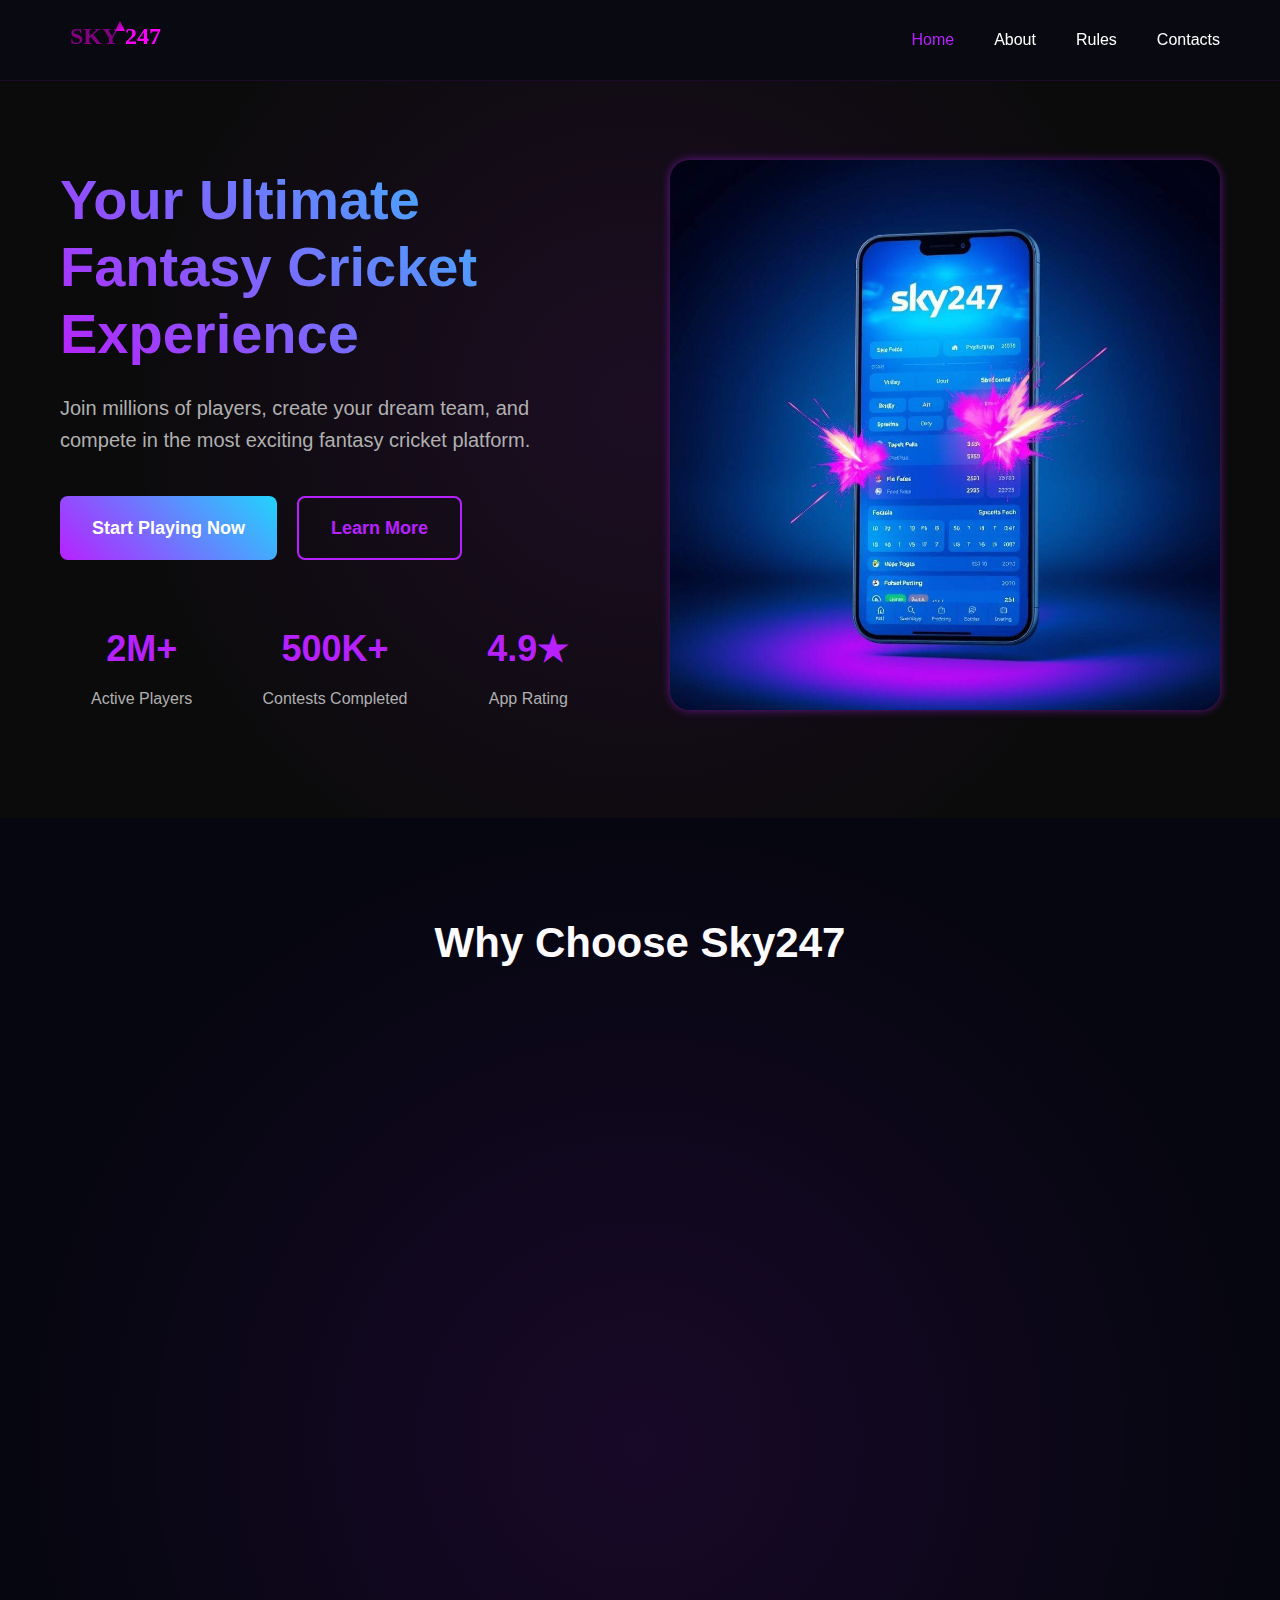
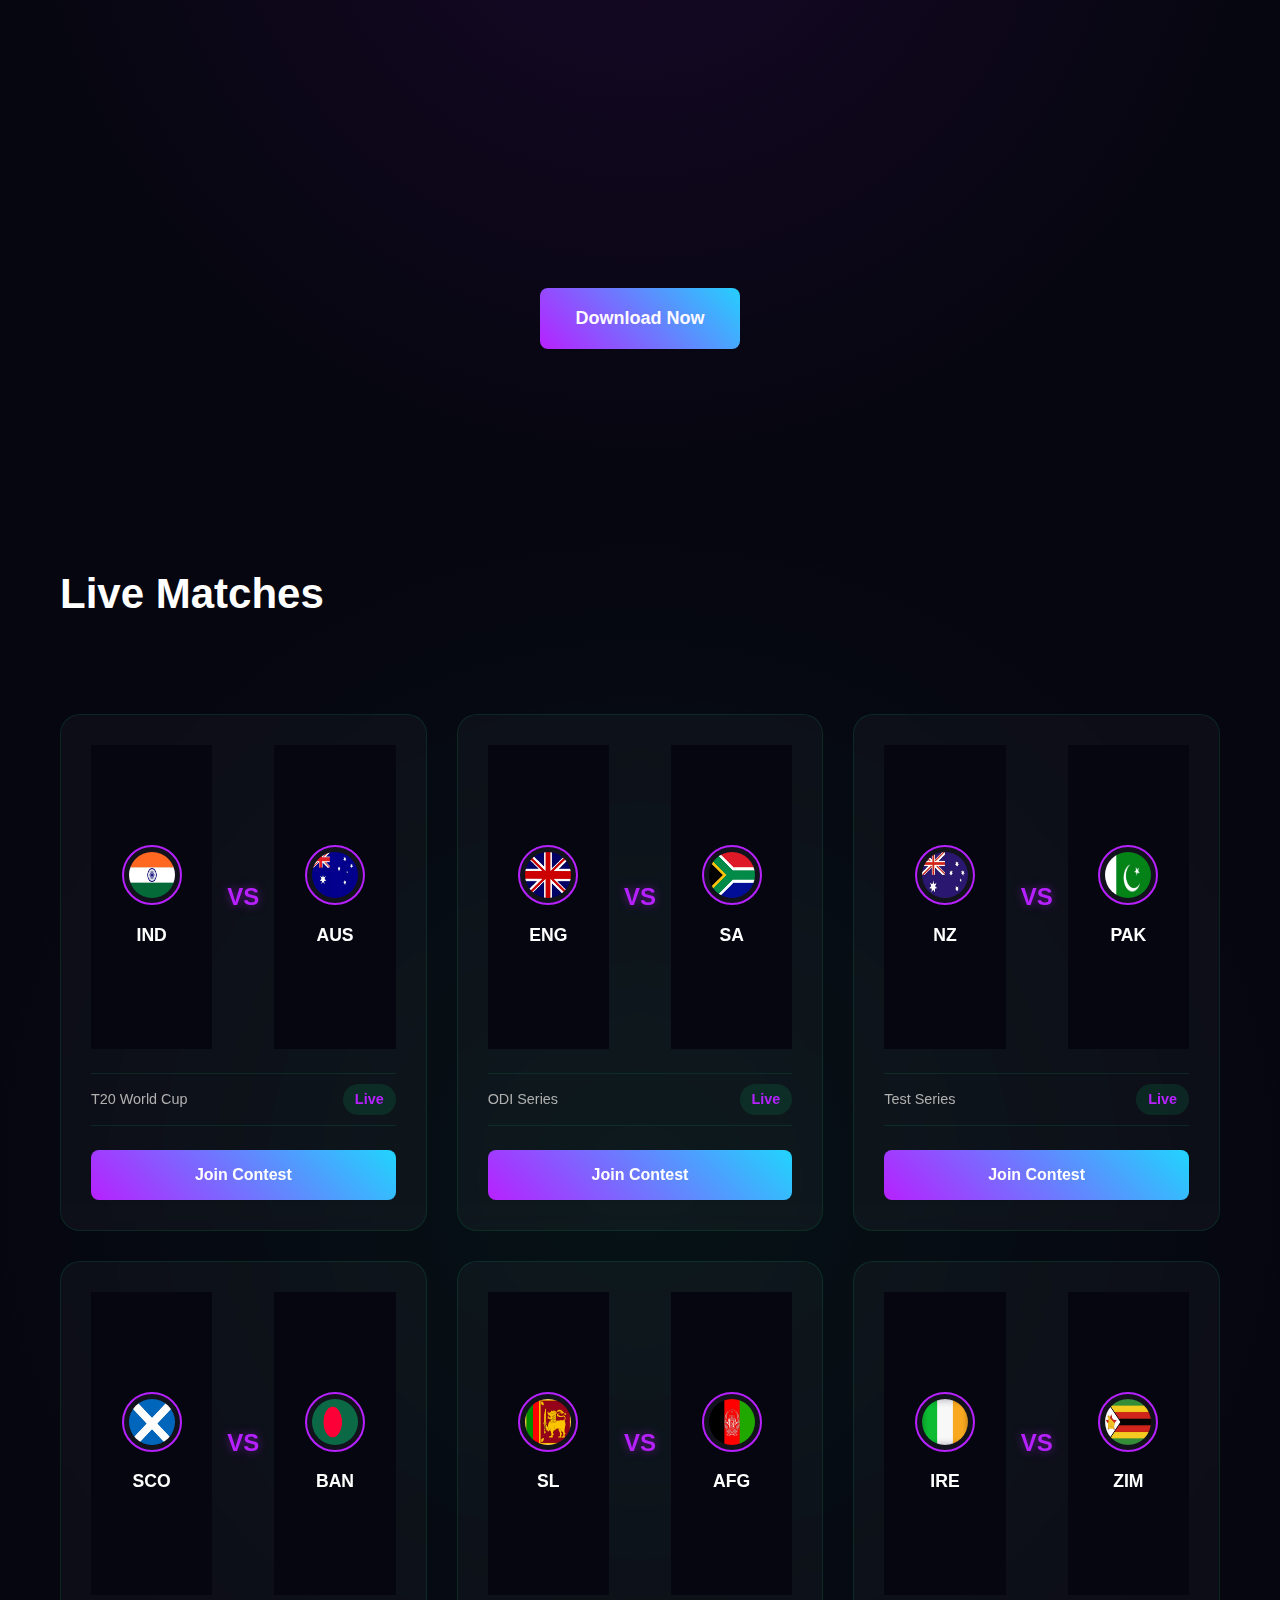
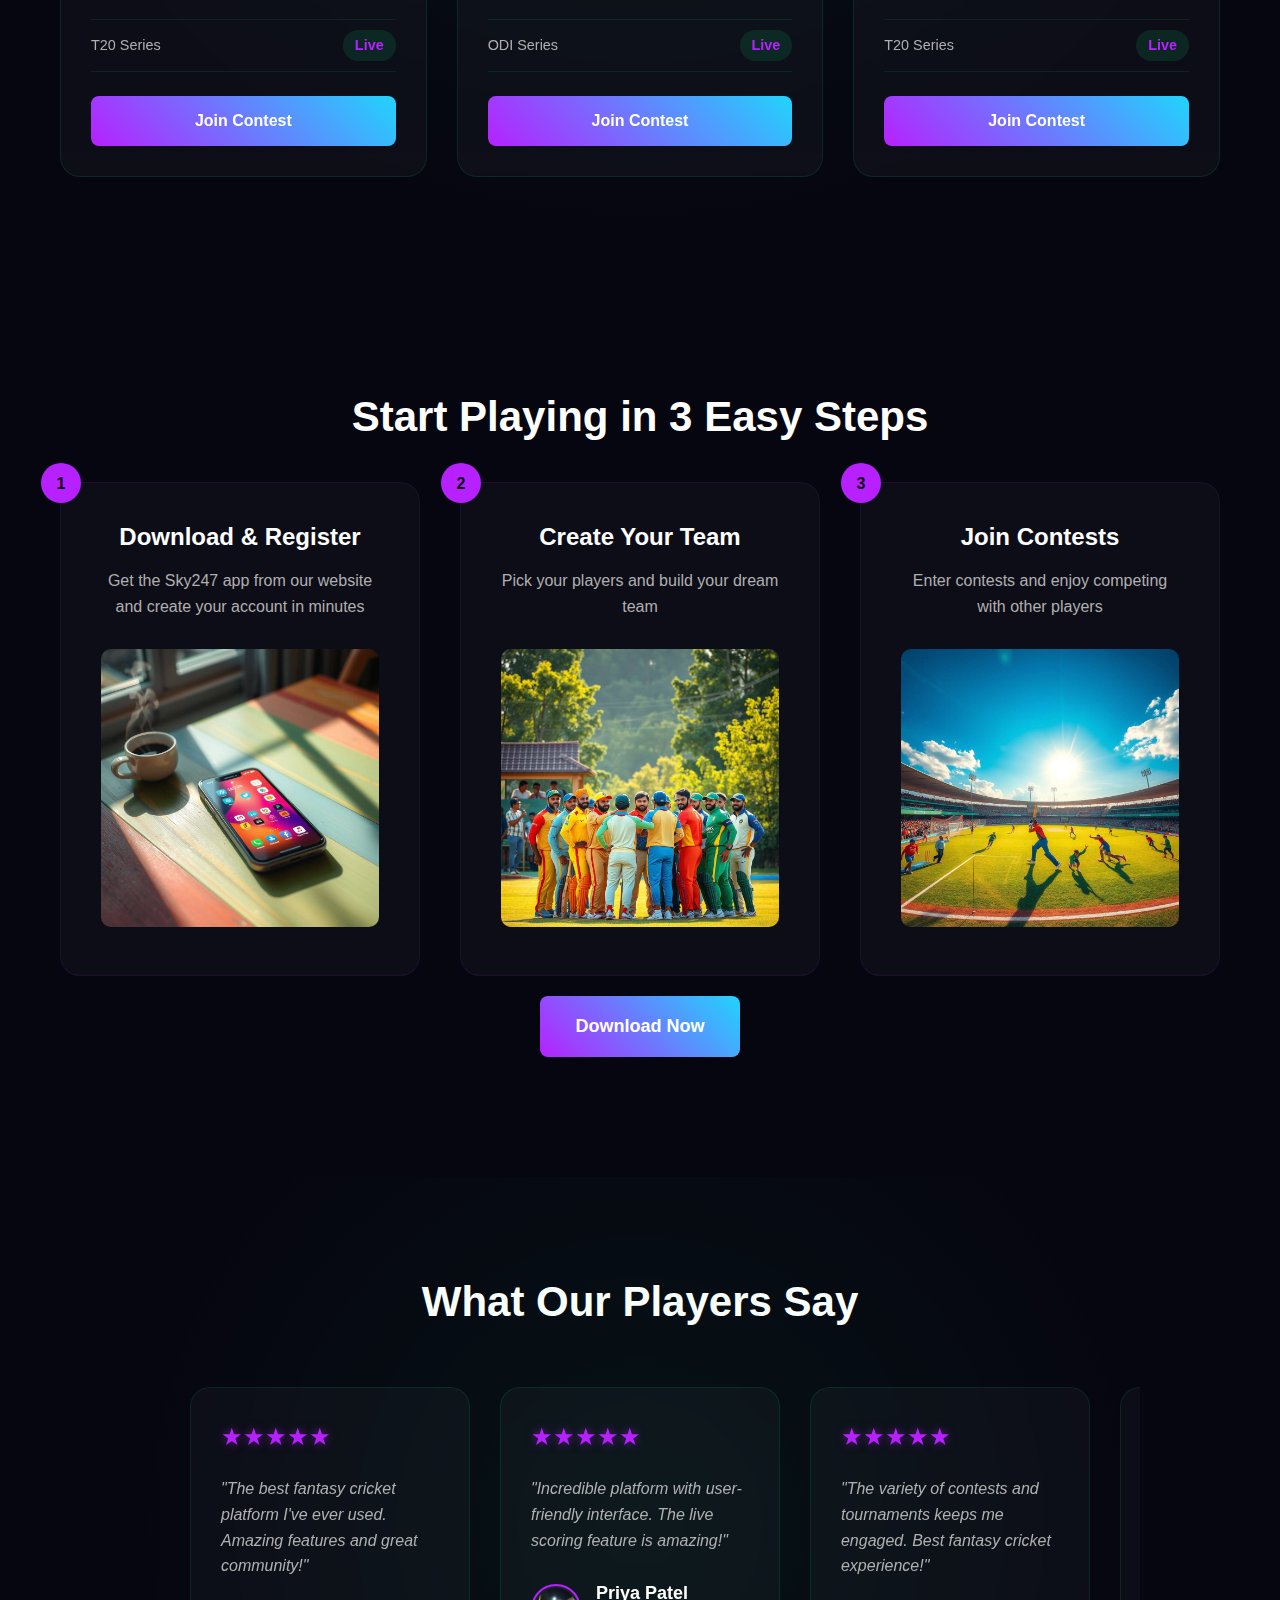
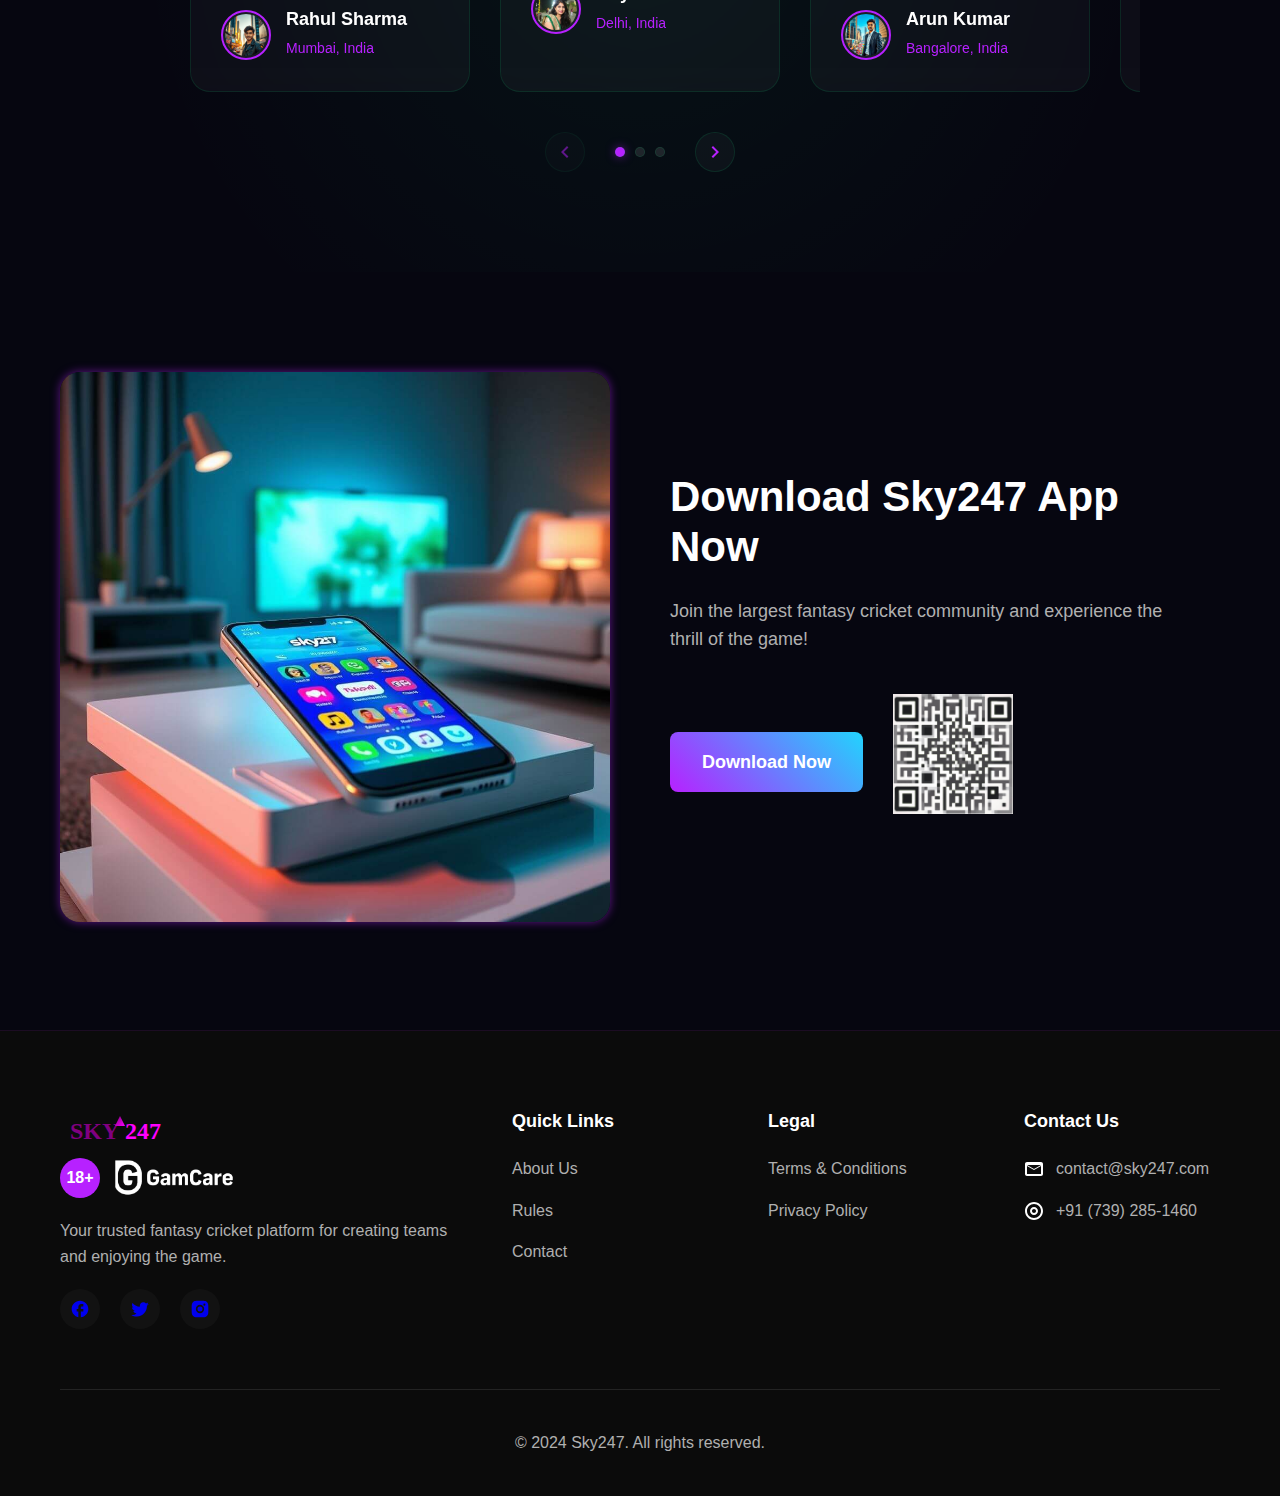
<file: index.html>
<!DOCTYPE html>
<html lang="en">
<head>
    <meta charset="UTF-8">
		<meta name="description" content="Sky247 - The ultimate fantasy cricket platform where you can create dream teams and compete with millions of players. Join now for the best cricket gaming experience!">
		<link rel="icon" type="image/png" href="img/favicon.png">
		<meta name="keywords" content="Sky247, Sky247 app, Sky247 apk, Sky247 download">
    <meta name="viewport" content="width=device-width, initial-scale=1.0">
    <title>Sky247 - Fantasy Cricket Platform</title>
    <link rel="stylesheet" href="css/style.css">
</head>
<body>
    <header class="header">
        <div class="container header__container">
            <a href="index.html" class="logo">
                <img src="img/logo.svg" alt="Sky247">
            </a>
            <nav class="nav">
                <ul class="nav__list">
                    <li><a href="index.html" class="active">Home</a></li>
                    <li><a href="about.html">About</a></li>
                    <li><a href="rules.html">Rules</a></li>
                    <li><a href="contacts.html">Contacts</a></li>
                </ul>
            </nav>
            <div class="burger-menu">
                <span></span>
                <span></span>
                <span></span>
            </div>
        </div>
    </header>

    <main>
        <!-- Hero Section -->
        <section class="hero">
            <div class="container hero__container">
                <div class="hero__content">
                    <h1>Your Ultimate Fantasy Cricket Experience</h1>
                    <p>Join millions of players, create your dream team, and compete in the most exciting fantasy cricket platform.</p>
                    <div class="hero__buttons">
                        <a href="contacts.html" class="btn btn--primary btn--large">Start Playing Now</a>
                        <a href="#how-it-works" class="btn btn--outline btn--large">Learn More</a>
                    </div>
                    <div class="hero__stats">
                        <div class="stat">
                            <span class="stat__number">2M+</span>
                            <span class="stat__label">Active Players</span>
                        </div>
                        <div class="stat">
                            <span class="stat__number">500K+</span>
                            <span class="stat__label">Contests Completed</span>
                        </div>
                        <div class="stat">
                            <span class="stat__number">4.9★</span>
                            <span class="stat__label">App Rating</span>
                        </div>
                    </div>
                </div>
                <div class="hero__image">
                    <img src="img/hero-app.jpg" alt="Sky247 App">
                </div>
            </div>
        </section>

        <!-- Features Section -->
        <section class="features">
            <div class="container">
                <h2>Why Choose Sky247</h2>
                <div class="features__prism">
                    <div class="prism-card fade-in">
                        <div class="prism-card__inner">
                            <div class="prism-card__front">
                                <div class="prism-card__icon">
                                    <svg viewBox="0 0 24 24">
                                        <path fill="currentColor" d="M12 1L3 5v6c0 5.55 3.84 10.74 9 12 5.16-1.26 9-6.45 9-12V5l-9-4zm0 2.18l7 3.12v4.7c0 4.67-3.13 8.42-7 9.67-3.87-1.25-7-5-7-9.67V6.3l7-3.12z"/>
                                    </svg>
                                </div>
                                <h3>Advanced Security</h3>
                            </div>
                            <div class="prism-card__back">
                                <p>State-of-the-art protection for your account and transactions.</p>
                                <ul class="prism-card__list">
                                    <li>Multi-layer encryption</li>
                                    <li>Secure payments</li>
                                    <li>24/7 monitoring</li>
                                </ul>
                            </div>
                        </div>
                    </div>

                    <div class="prism-card fade-in">
                        <div class="prism-card__inner">
                            <div class="prism-card__front">
                                <div class="prism-card__icon">
                                    <svg viewBox="0 0 24 24">
                                        <path fill="currentColor" d="M13.5 8H12v5l4.28 2.54.72-1.21-3.5-2.08V8M13 3a9 9 0 0 0-9 9H1l3.96 4.03L9 12H6a7 7 0 0 1 7-7 7 7 0 0 1 7 7 7 7 0 0 1-7 7c-1.93 0-3.68-.79-4.94-2.06l-1.42 1.42A8.896 8.896 0 0 0 13 21a9 9 0 0 0 9-9 9 9 0 0 0-9-9"/>
                                    </svg>
                                </div>
                                <h3>Live Updates</h3>
                            </div>
                            <div class="prism-card__back">
                                <p>Never miss a moment with real-time match updates.</p>
                                <ul class="prism-card__list">
                                    <li>Live scoring</li>
                                    <li>Instant notifications</li>
                                    <li>Performance tracking</li>
                                </ul>
                            </div>
                        </div>
                    </div>

                    <div class="prism-card fade-in">
                        <div class="prism-card__inner">
                            <div class="prism-card__front">
                                <div class="prism-card__icon">
                                    <svg viewBox="0 0 24 24">
                                        <path fill="currentColor" d="M12 2C6.48 2 2 6.48 2 12s4.48 10 10 10 10-4.48 10-10S17.52 2 12 2zm1 15h-2v-2h2v2zm0-4h-2V7h2v6z"/>
                                    </svg>
                                </div>
                                <h3>Expert Analysis</h3>
                            </div>
                            <div class="prism-card__back">
                                <p>Make informed decisions with professional insights.</p>
                                <ul class="prism-card__list">
                                    <li>Player statistics</li>
                                    <li>Match predictions</li>
                                    <li>Strategy guides</li>
                                </ul>
                            </div>
                        </div>
                    </div>

                    <div class="prism-card fade-in">
                        <div class="prism-card__inner">
                            <div class="prism-card__front">
                                <div class="prism-card__icon">
                                    <svg viewBox="0 0 24 24">
                                        <path fill="currentColor" d="M12 2C6.48 2 2 6.48 2 12s4.48 10 10 10 10-4.48 10-10S17.52 2 12 2zm4.64 6.8c-.85 3.17-2.79 6.1-5.48 8.35L8 17.15l-.01-.01-.01-.01c-.11-.11-.22-.22-.34-.31-.61-.58-.93-1.37-.93-2.2 0-.89.39-1.74 1.05-2.33l1.07-.96c.35-.31.81-.48 1.29-.48.64 0 1.23.33 1.57.88l.27.44.27-.44c.34-.55.93-.88 1.57-.88.48 0 .94.17 1.29.48l1.07.96c.66.59 1.05 1.44 1.05 2.33 0 .83-.32 1.62-.93 2.2-.12.09-.23.2-.34.31l-.01.01-.01.01-3.16.01c-2.69-2.25-4.63-5.18-5.48-8.35C8.29 8.2 10.06 8 12 8c1.94 0 3.71.2 4.64.8z"/>
                                    </svg>
                                </div>
                                <h3>Loyalty Program</h3>
                            </div>
                            <div class="prism-card__back">
                                <p>Earn points and unlock exclusive benefits.</p>
                                <ul class="prism-card__list">
                                    <li>Community events</li>
                                    <li>Special tournaments</li>
                                    <li>Priority support</li>
                                </ul>
                            </div>
                        </div>
                    </div>

                    <div class="prism-card fade-in">
                        <div class="prism-card__inner">
                            <div class="prism-card__front">
                                <div class="prism-card__icon">
                                    <svg viewBox="0 0 24 24">
                                        <path fill="currentColor" d="M16 11c1.66 0 2.99-1.34 2.99-3S17.66 5 16 5c-1.66 0-3 1.34-3 3s1.34 3 3 3zm-8 0c1.66 0 2.99-1.34 2.99-3S9.66 5 8 5C6.34 5 5 6.34 5 8s1.34 3 3 3zm0 2c-2.33 0-7 1.17-7 3.5V19h14v-2.5c0-2.33-4.67-3.5-7-3.5z"/>
                                    </svg>
                                </div>
                                <h3>Active Community</h3>
                            </div>
                            <div class="prism-card__back">
                                <p>Join millions of cricket enthusiasts worldwide.</p>
                                <ul class="prism-card__list">
                                    <li>Player discussions</li>
                                    <li>Strategy sharing</li>
                                    <li>Expert insights</li>
                                </ul>
                            </div>
                        </div>
                    </div>
                </div>
								<a href="contacts.html" class="btn btn--primary btn--large btn--block">Download Now</a>
            </div>
        </section>

        <!-- Live Matches Section -->
        <section class="live-matches">
            <div class="container">
                <div class="section-header">
                    <h2>Live Matches</h2>
                </div>
                <div class="matches-slider">
                    <div class="match-card">
                        <div class="match-card__teams">
                            <div class="team">
                                <img src="img/india.webp" alt="Team 1">
                                <span>IND</span>
                            </div>
                            <span class="vs">VS</span>
                            <div class="team">
                                <img src="img/australia.webp" alt="Team 2">
                                <span>AUS</span>
                            </div>
                        </div>
                        <div class="match-card__info">
                            <span class="match-type">T20 World Cup</span>
                            <span class="match-time">Live</span>
                        </div>
                        <a href="contacts.html" class="btn btn--primary btn--full">Join Contest</a>
                    </div>

                    <div class="match-card">
                        <div class="match-card__teams">
                            <div class="team">
                                <img src="img/england.webp" alt="Team 3">
                                <span>ENG</span>
                            </div>
                            <span class="vs">VS</span>
                            <div class="team">
                                <img src="img/south-africa.webp" alt="Team 4">
                                <span>SA</span>
                            </div>
                        </div>
                        <div class="match-card__info">
                            <span class="match-type">ODI Series</span>
                            <span class="match-time">Live</span>
                        </div>
                        <a href="contacts.html" class="btn btn--primary btn--full">Join Contest</a>
                    </div>

                    <div class="match-card">
                        <div class="match-card__teams">
                            <div class="team">
                                <img src="img/new-zealand.webp" alt="Team 5">
                                <span>NZ</span>
                            </div>
                            <span class="vs">VS</span>
                            <div class="team">
                                <img src="img/pakistan.webp" alt="Team 6">
                                <span>PAK</span>
                            </div>
                        </div>
                        <div class="match-card__info">
                            <span class="match-type">Test Series</span>
                            <span class="match-time">Live</span>
                        </div>
                        <a href="contacts.html" class="btn btn--primary btn--full">Join Contest</a>
                    </div>

                    <div class="match-card">
                        <div class="match-card__teams">
                            <div class="team">
                                <img src="img/scotland.webp" alt="Team 7">
                                <span>SCO</span>
                            </div>
                            <span class="vs">VS</span>
                            <div class="team">
                                <img src="img/bangladesh.webp" alt="Team 8">
                                <span>BAN</span>
                            </div>
                        </div>
                        <div class="match-card__info">
                            <span class="match-type">T20 Series</span>
                            <span class="match-time">Live</span>
                        </div>
                        <a href="contacts.html" class="btn btn--primary btn--full">Join Contest</a>
                    </div>

                    <div class="match-card">
                        <div class="match-card__teams">
                            <div class="team">
                                <img src="img/sri-lanka.webp" alt="Team 9">
                                <span>SL</span>
                            </div>
                            <span class="vs">VS</span>
                            <div class="team">
                                <img src="img/afghanistan.webp" alt="Team 10">
                                <span>AFG</span>
                            </div>
                        </div>
                        <div class="match-card__info">
                            <span class="match-type">ODI Series</span>
                            <span class="match-time">Live</span>
                        </div>
                        <a href="contacts.html" class="btn btn--primary btn--full">Join Contest</a>
                    </div>

                    <div class="match-card">
                        <div class="match-card__teams">
                            <div class="team">
                                <img src="img/ireland.webp" alt="Team 11">
                                <span>IRE</span>
                            </div>
                            <span class="vs">VS</span>
                            <div class="team">
                                <img src="img/zimbabwe.webp" alt="Team 12">
                                <span>ZIM</span>
                            </div>
                        </div>
                        <div class="match-card__info">
                            <span class="match-type">T20 Series</span>
                            <span class="match-time">Live</span>
                        </div>
                        <a href="contacts.html" class="btn btn--primary btn--full">Join Contest</a>
                    </div>
                </div>
            </div>
        </section>

        <!-- How It Works Section -->
        <section class="how-it-works" id="how-it-works">
            <div class="container">
                <h2>Start Playing in 3 Easy Steps</h2>
                <div class="steps">
                    <div class="step-card">
                        <div class="step-card__number">1</div>
                        <div class="step-card__content">
                            <h3>Download & Register</h3>
                            <p>Get the Sky247 app from our website and create your account in minutes</p>
                        </div>
                        <img src="img/step1.jpg" alt="Download App" class="step-card__image">
                    </div>
                    <div class="step-card">
                        <div class="step-card__number">2</div>
                        <div class="step-card__content">
                            <h3>Create Your Team</h3>
                            <p>Pick your players and build your dream team</p>
                        </div>
                        <img src="img/step2.jpg" alt="Create Team" class="step-card__image">
                    </div>
                    <div class="step-card">
                        <div class="step-card__number">3</div>
                        <div class="step-card__content">
                            <h3>Join Contests</h3>
                            <p>Enter contests and enjoy competing with other players</p>
                        </div>
                        <img src="img/step3.jpg" alt="Join Contests" class="step-card__image">
                    </div>
                </div>
								<a href="contacts.html" class="btn btn--primary btn--large btn--block">Download Now</a>
            </div>
        </section>

        <!-- Testimonials Section -->
        <section class="testimonials">
            <div class="container">
                <h2>What Our Players Say</h2>
                <div class="testimonials-slider">
                    <div class="testimonials-track">
                        <div class="testimonial-card">
                            <div class="testimonial-card__rating">★★★★★</div>
                            <p class="testimonial-card__text">"The best fantasy cricket platform I've ever used. Amazing features and great community!"</p>
                            <div class="testimonial-card__author">
                                <img src="img/user1.jpg" alt="User">
                                <div>
                                    <h4>Rahul Sharma</h4>
                                    <span>Mumbai, India</span>
                                </div>
                            </div>
                        </div>

                        <div class="testimonial-card">
                            <div class="testimonial-card__rating">★★★★★</div>
                            <p class="testimonial-card__text">"Incredible platform with user-friendly interface. The live scoring feature is amazing!"</p>
                            <div class="testimonial-card__author">
                                <img src="img/user2.jpg" alt="User">
                                <div>
                                    <h4>Priya Patel</h4>
                                    <span>Delhi, India</span>
                                </div>
                            </div>
                        </div>

                        <div class="testimonial-card">
                            <div class="testimonial-card__rating">★★★★★</div>
                            <p class="testimonial-card__text">"The variety of contests and tournaments keeps me engaged. Best fantasy cricket experience!"</p>
                            <div class="testimonial-card__author">
                                <img src="img/user3.jpg" alt="User">
                                <div>
                                    <h4>Arun Kumar</h4>
                                    <span>Bangalore, India</span>
                                </div>
                            </div>
                        </div>

												<div class="testimonial-card">
													<div class="testimonial-card__rating">★★★★★</div>
													<p class="testimonial-card__text">"I love how easy it is to create teams and participate in contests. The events are great and the app is very reliable!"</p>
													<div class="testimonial-card__author">
															<img src="img/user4.jpg" alt="User">
															<div>
																	<h4>Meera Singh</h4>
                                  <span>Chennai, India</span>
															</div>
													</div>
											</div>

											<div class="testimonial-card">
												<div class="testimonial-card__rating">★★★★★</div>
												<p class="testimonial-card__text">"Sky247 has the best fantasy cricket features I've seen. The live scoring and stats help me make better team selections."</p>
												<div class="testimonial-card__author">
														<img src="img/user5.jpg" alt="User">
														<div>
																<h4>Vikram Desai</h4>
                                <span>Pune, India</span>
														</div>
												</div>
										</div>
                    </div>
                    <div class="testimonials-nav">
                        <button class="testimonials-nav__btn prev">
                            <svg viewBox="0 0 24 24">
                                <path d="M15.41 7.41L14 6l-6 6 6 6 1.41-1.41L10.83 12z"/>
                            </svg>
                        </button>
                        <div class="testimonials-dots"></div>
                        <button class="testimonials-nav__btn next">
                            <svg viewBox="0 0 24 24">
                                <path d="M10 6L8.59 7.41 13.17 12l-4.58 4.59L10 18l6-6z"/>
                            </svg>
                        </button>
                    </div>
                </div>
            </div>
        </section>

        <!-- Download App Section -->
        <section class="download-app">
            <div class="container">
							<div class="download-app__image">
								<img src="img/app-screens.jpg" alt="App Screens">
							</div>
                <div class="download-app__content">
                    <h2>Download Sky247 App Now</h2>
                    <p>Join the largest fantasy cricket community and experience the thrill of the game!</p>
                    <div class="download-app__buttons">
                        <a href="contacts.html" class="btn btn--primary btn--large">Download Now</a>
                        <div class="qr-code">
                            <img src="img/qr-code.jpg" alt="QR Code">
                        </div>
                    </div>
                </div>
            </div>
        </section>
    </main>

    <footer class="footer">
			<div class="container">
					<div class="footer__grid">
							<div class="footer__info">
									<img src="img/logo.svg" alt="Sky247" class="footer__logo">
									<div class="footer__certifications">
										<div class="age-restriction">18+</div>
										<a href="https://www.gamcare.org.uk/" target="_blank" class="footer__gamcare">
												<img src="img/logo-white.png" alt="GamCare">
										</a>
								</div>
									<p>Your trusted fantasy cricket platform for creating teams and enjoying the game.</p>
									<div class="footer__social">
											<a href="contacts.html"><svg width="24" height="24" viewBox="0 0 24 24">
													<path fill="currentColor" d="M22 12c0-5.52-4.48-10-10-10S2 6.48 2 12c0 4.84 3.44 8.87 8 9.8V15H8v-3h2V9.5C10 7.57 11.57 6 13.5 6H16v3h-2c-.55 0-1 .45-1 1v2h3v3h-3v6.95c5.05-.5 9-4.76 9-9.95z"/>
											</svg></a>
											<a href="contacts.html"><svg width="24" height="24" viewBox="0 0 24 24">
													<path fill="currentColor" d="M22.46 6c-.77.35-1.6.58-2.46.69.88-.53 1.56-1.37 1.88-2.38-.83.5-1.75.85-2.72 1.05C18.37 4.5 17.26 4 16 4c-2.35 0-4.27 1.92-4.27 4.29 0 .34.04.67.11.98C8.28 9.09 5.11 7.38 3 4.79c-.37.63-.58 1.37-.58 2.15 0 1.49.75 2.81 1.91 3.56-.71 0-1.37-.2-1.95-.5v.03c0 2.08 1.48 3.82 3.44 4.21a4.22 4.22 0 0 1-1.93.07 4.28 4.28 0 0 0 4 2.98 8.521 8.521 0 0 1-5.33 1.84c-.34 0-.68-.02-1.02-.06C3.44 20.29 5.7 21 8.12 21 16 21 20.33 14.46 20.33 8.79c0-.19 0-.37-.01-.56.84-.6 1.56-1.36 2.14-2.23z"/>
											</svg></a>
											<a href="contacts.html"><svg width="24" height="24" viewBox="0 0 24 24">
													<path fill="currentColor" d="M12 2c2.717 0 3.056.01 4.122.06 1.065.05 1.79.217 2.428.465.66.254 1.216.598 1.772 1.153a4.908 4.908 0 0 1 1.153 1.772c.247.637.415 1.363.465 2.428.047 1.066.06 1.405.06 4.122 0 2.717-.01 3.056-.06 4.122-.05 1.065-.218 1.79-.465 2.428a4.883 4.883 0 0 1-1.153 1.772 4.915 4.915 0 0 1-1.772 1.153c-.637.247-1.363.415-2.428.465-1.066.047-1.405.06-4.122.06-2.717 0-3.056-.01-4.122-.06-1.065-.05-1.79-.218-2.428-.465a4.89 4.89 0 0 1-1.772-1.153 4.904 4.904 0 0 1-1.153-1.772c-.248-.637-.415-1.363-.465-2.428C2.013 15.056 2 14.717 2 12c0-2.717.01-3.056.06-4.122.05-1.066.217-1.79.465-2.428a4.88 4.88 0 0 1 1.153-1.772A4.897 4.897 0 0 1 5.45 2.525c.638-.248 1.362-.415 2.428-.465C8.944 2.013 9.283 2 12 2zm0 5a5 5 0 1 0 0 10 5 5 0 0 0 0-10zm6.5-.25a1.25 1.25 0 1 0-2.5 0 1.25 1.25 0 0 0 2.5 0zM12 9a3 3 0 1 1 0 6 3 3 0 0 1 0-6z"/>
											</svg></a>
									</div>
							</div>
							<div class="footer__links">
									<h4>Quick Links</h4>
									<ul>
											<li><a href="about.html">About Us</a></li>
											<li><a href="rules.html">Rules</a></li>
											<li><a href="contacts.html">Contact</a></li>
									</ul>
							</div>
							<div class="footer__links">
									<h4>Legal</h4>
									<ul>
											<li><a href="terms-conditions.html">Terms & Conditions</a></li>
											<li><a href="privacy-policy.html">Privacy Policy</a></li>
									</ul>
							</div>
							<div class="footer__contact">
									<h4>Contact Us</h4>
									<ul>
											<li>
													<svg width="20" height="20" viewBox="0 0 20 20">
															<path fill="currentColor" d="M17 3H3c-1.1 0-2 .9-2 2v10c0 1.1.9 2 2 2h14c1.1 0 2-.9 2-2V5c0-1.1-.9-2-2-2zm0 12H3V7l7 4 7-4v8zm-7-5L3 6h14l-7 4z"/>
													</svg>
													<a href="mailto:contact@sky247.com">contact@sky247.com</a>
											</li>
											<li>
													<svg width="20" height="20" viewBox="0 0 20 20">
															<path fill="currentColor" d="M10 1C5.03 1 1 5.03 1 10s4.03 9 9 9 9-4.03 9-9-4.03-9-9-9zm0 2c3.87 0 7 3.13 7 7s-3.13 7-7 7-7-3.13-7-7 3.13-7 7-7zm0 3c-2.21 0-4 1.79-4 4s1.79 4 4 4 4-1.79 4-4-1.79-4-4-4zm0 2c1.1 0 2 .9 2 2s-.9 2-2 2-2-.9-2-2 .9-2 2-2z"/>
													</svg>
													<a href="tel:+917392851460">+91 (739) 285-1460</a>
											</li>
									</ul>
							</div>
					</div>
					<div class="footer__bottom">
							<p>&copy; 2024 Sky247. All rights reserved.</p>
					</div>
			</div>
	</footer>

    <script src="js/main.js"></script>
</body>
</html>
</file>
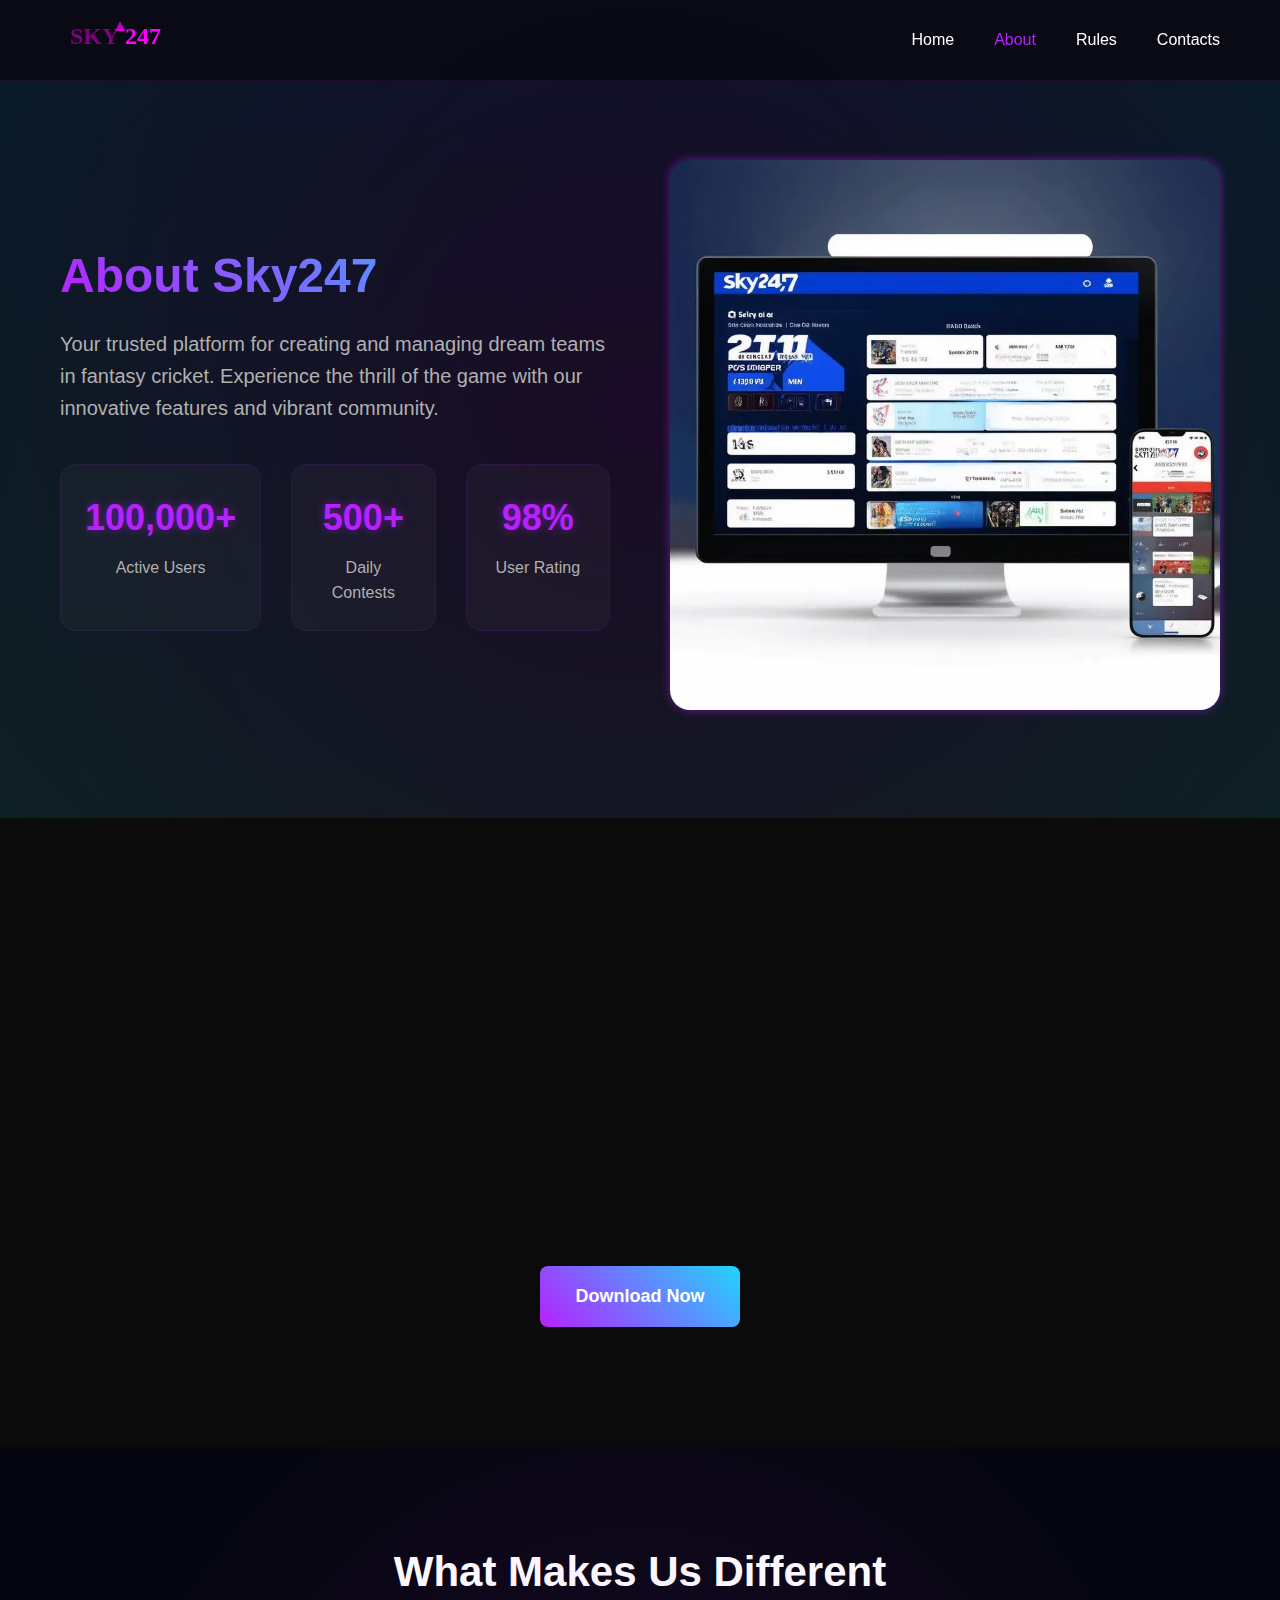
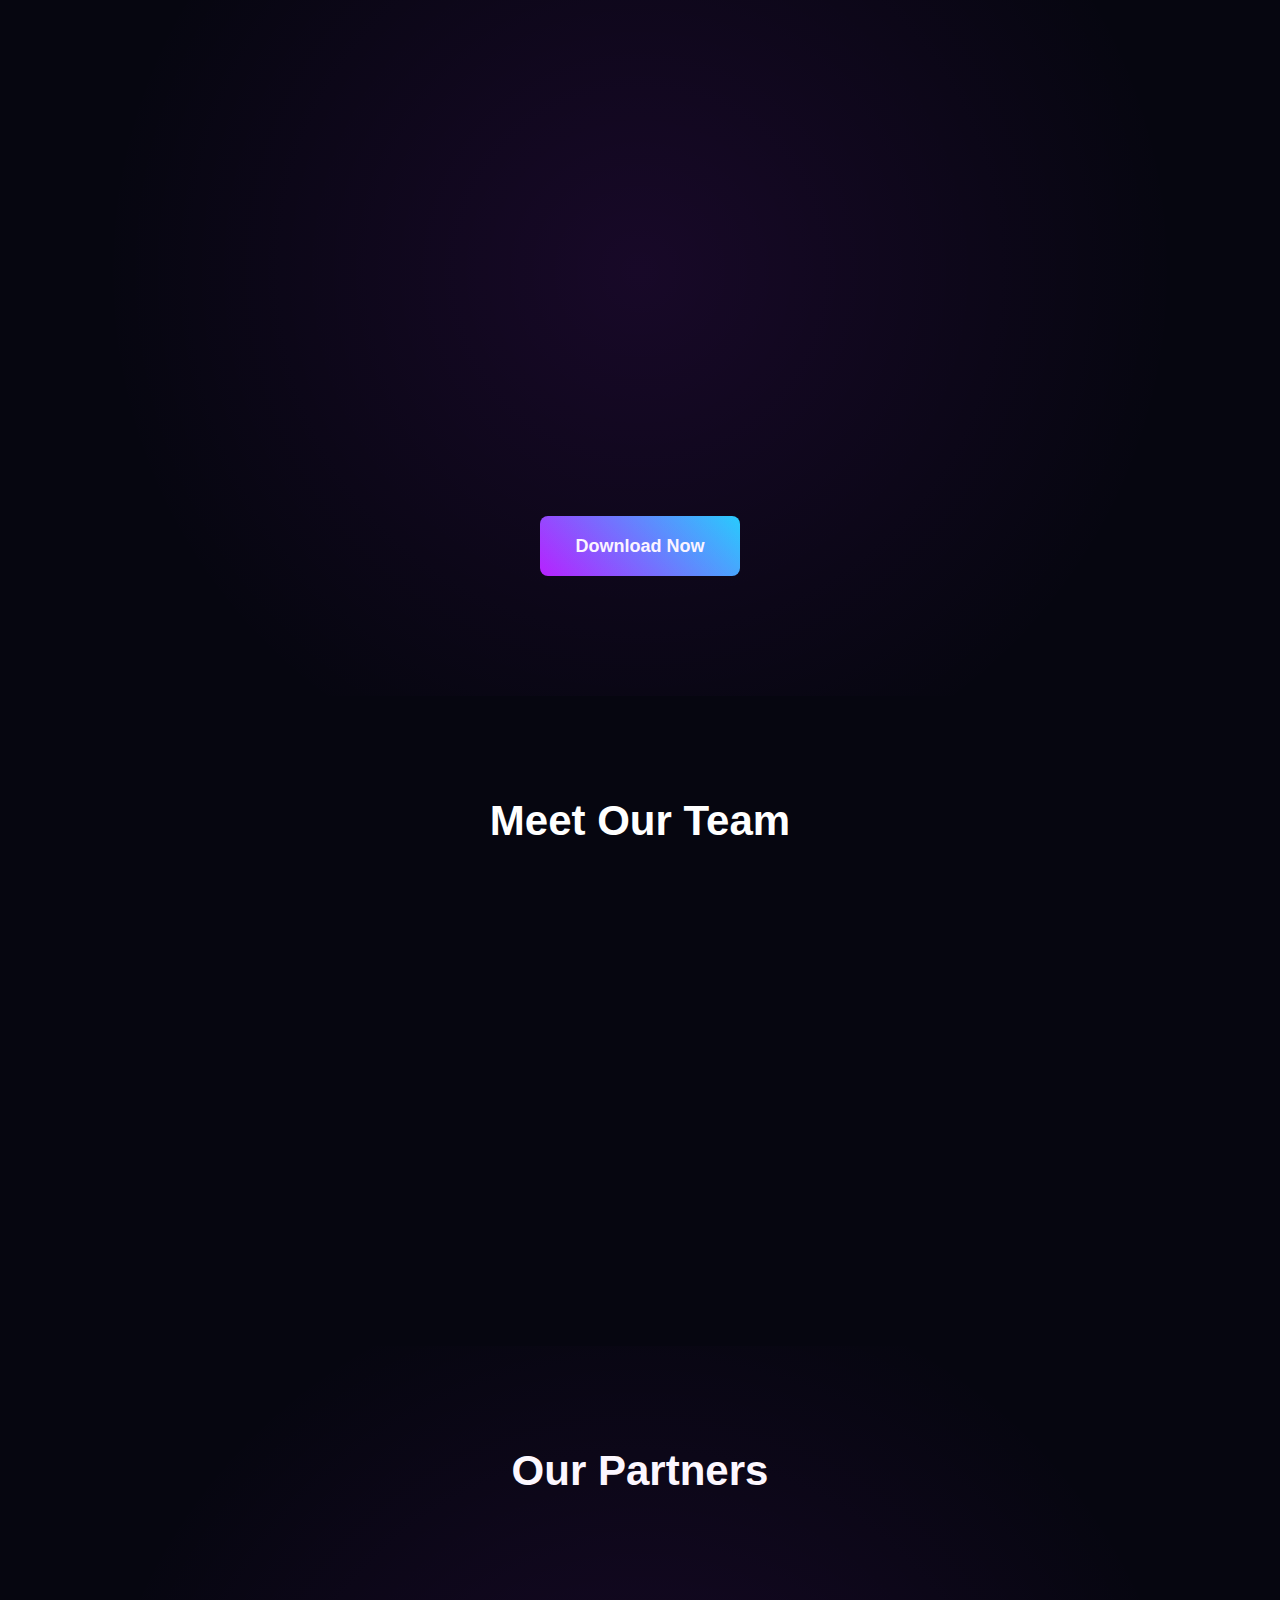
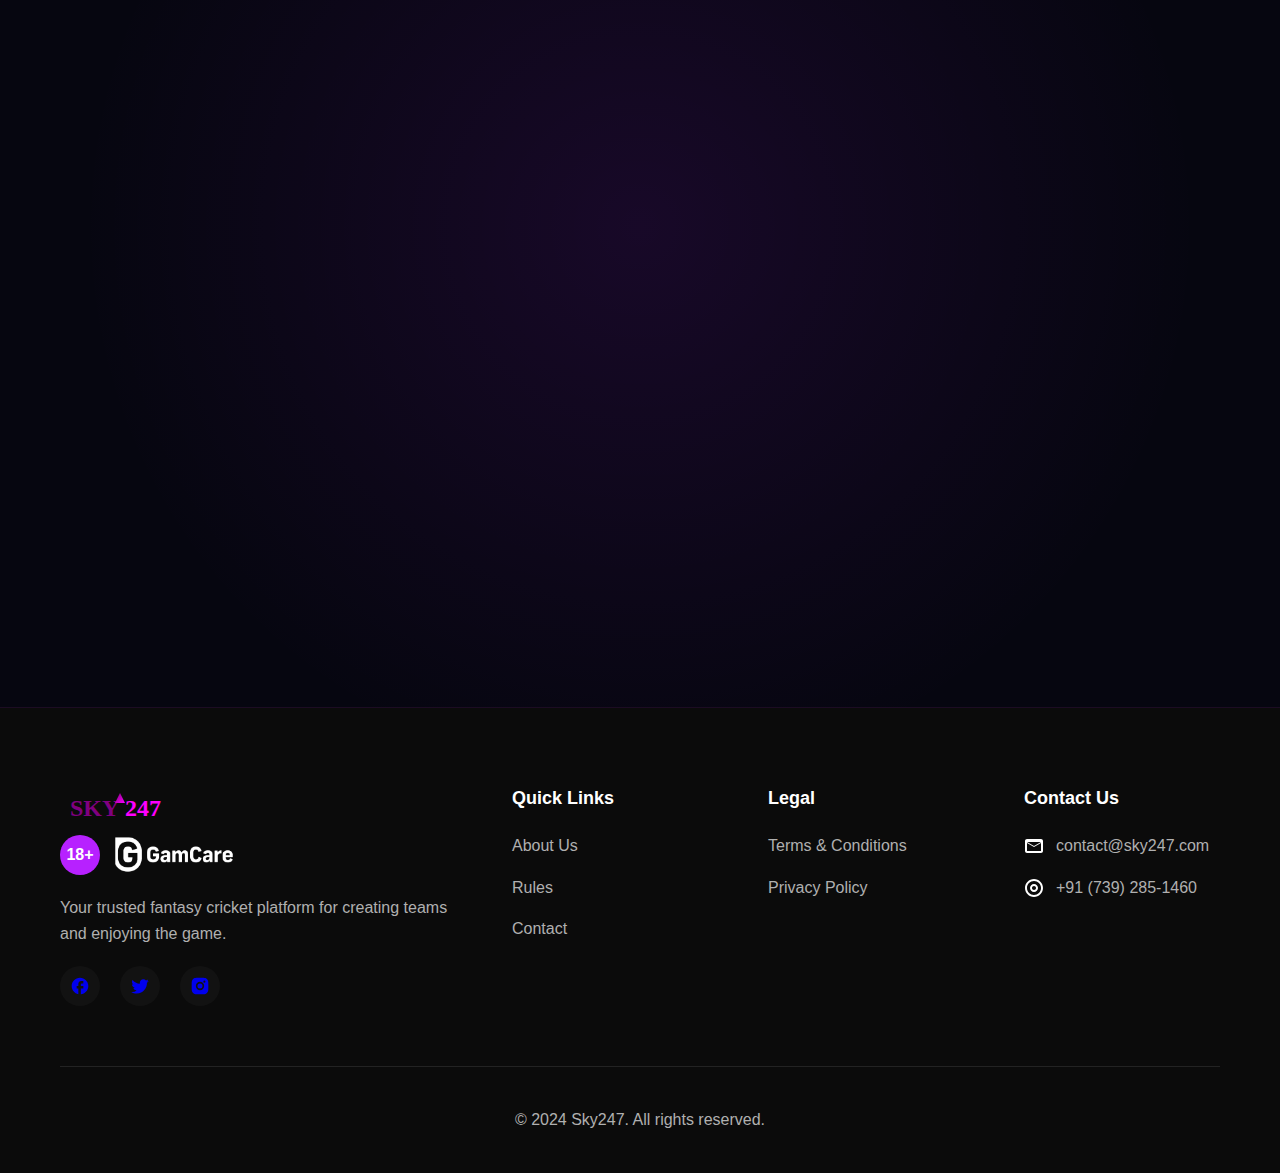
<file: about.html>
<!DOCTYPE html>
<html lang="en">
<head>
    <meta charset="UTF-8">
		<meta name="keywords" content="Sky247, Sky247 app, Sky247 apk, Sky247 download">
		<meta name="description" content="Learn about Sky247 - A leading fantasy cricket platform with 50+ million users, secure gameplay, and exciting cash prizes. Join India's most trusted cricket gaming community.">
    <meta name="viewport" content="width=device-width, initial-scale=1.0">
    <title>About - Sky247 Fantasy Cricket</title>
    <link rel="stylesheet" href="css/style.css">
</head>
<body>
    <header class="header">
			<div class="container header__container">
					<a href="index.html" class="logo">
							<img src="img/logo.svg" alt="Sky247">
					</a>
					<nav class="nav">
							<ul class="nav__list">
									<li><a href="index.html">Home</a></li>
									<li><a href="about.html" class="active">About</a></li>
									<li><a href="rules.html">Rules</a></li>
									<li><a href="contacts.html">Contacts</a></li>
							</ul>
					</nav>
					<div class="burger-menu">
							<span></span>
							<span></span>
							<span></span>
					</div>
			</div>
	</header>

    <main>
        <section class="about-hero">
            <div class="container">
                <div class="about-hero__content fade-in">
                    <h1>About Sky247</h1>
                    <p>Your trusted platform for creating and managing dream teams in fantasy cricket. Experience the thrill of the game with our innovative features and vibrant community.</p>
                    <div class="about-hero__stats">
                        <div class="about-stat">
                            <span class="about-stat__number" data-value="100000">100,000+</span>
                            <span class="about-stat__label">Active Users</span>
                        </div>
                        <div class="about-stat">
                            <span class="about-stat__number" data-value="500">500+</span>
                            <span class="about-stat__label">Daily Contests</span>
                        </div>
                        <div class="about-stat">
                            <span class="about-stat__number" data-value="98">98%</span>
                            <span class="about-stat__label">User Rating</span>
                        </div>
                    </div>
                </div>
                <div class="about-hero__image fade-in">
                    <img src="img/about-hero.webp" alt="Sky247 Platform" class="floating-animation">
                </div>
            </div>
        </section>

        <section class="about-content">
            <div class="container">
                <div class="about-grid">
                    <div class="about-card fade-in">
                        <h3>Our Story</h3>
                        <p>Founded by cricket enthusiasts, Sky247 has grown into a leading fantasy cricket platform. Our journey began with a simple goal: to bring fans closer to the game they love through interactive and engaging experiences.</p>
                    </div>
                    <div class="about-card fade-in">
                        <h3>Our Mission</h3>
                        <p>To provide cricket fans with the most engaging and fair fantasy sports platform, where skill and knowledge are rewarded through an innovative and user-friendly experience.</p>
                    </div>
                    <div class="about-card fade-in">
                        <h3>Our Vision</h3>
                        <p>To become the world's leading fantasy cricket platform, known for innovation, fairness, and community engagement, while maintaining the highest standards of user experience.</p>
                    </div>
                </div>
								<a href="contacts.html" class="btn btn--primary btn--large btn--block">Download Now</a>
            </div>
        </section>

        <section class="features-about">
            <div class="container">
                <h2>What Makes Us Different</h2>
                <div class="features-about__grid">
                    <div class="feature-about fade-in">
                        <div class="feature-about__icon">
                            <svg viewBox="0 0 24 24">
                                <path fill="currentColor" d="M12 2L1 21h22L12 2zm0 3.99L19.53 19H4.47L12 5.99zM13 16h-2v2h2v-2zm0-6h-2v4h2v-4z"/>
                            </svg>
                        </div>
                        <div class="feature-about__content">
                            <h3>Fair Play</h3>
                            <p>Advanced security measures and strict policies ensure a level playing field for all users.</p>
                            <ul class="feature-about__list">
                                <li>Anti-fraud system</li>
                                <li>Secure transactions</li>
                                <li>Fair matchmaking</li>
                            </ul>
                        </div>
                        <div class="feature-about__glow"></div>
                    </div>

                    <div class="feature-about fade-in">
                        <div class="feature-about__icon">
                            <svg viewBox="0 0 24 24">
                                <path fill="currentColor" d="M11.99 2C6.47 2 2 6.48 2 12s4.47 10 9.99 10C17.52 22 22 17.52 22 12S17.52 2 11.99 2zM12 20c-4.42 0-8-3.58-8-8s3.58-8 8-8 8 3.58 8 8-3.58 8-8 8zm.5-13H11v6l5.25 3.15.75-1.23-4.5-2.67z"/>
                            </svg>
                        </div>
                        <div class="feature-about__content">
                            <h3>Real-time Updates</h3>
                            <p>Live scoring and instant updates keep you connected to the action as it happens.</p>
                            <ul class="feature-about__list">
                                <li>Live match tracking</li>
                                <li>Instant notifications</li>
                                <li>Score predictions</li>
                            </ul>
                        </div>
                        <div class="feature-about__glow"></div>
                    </div>

                    <div class="feature-about fade-in">
                        <div class="feature-about__icon">
                            <svg viewBox="0 0 24 24">
                                <path fill="currentColor" d="M16 11c1.66 0 2.99-1.34 2.99-3S17.66 5 16 5c-1.66 0-3 1.34-3 3s1.34 3 3 3zm-8 0c1.66 0 2.99-1.34 2.99-3S9.66 5 8 5C6.34 5 5 6.34 5 8s1.34 3 3 3zm0 2c-2.33 0-7 1.17-7 3.5V19h14v-2.5c0-2.33-4.67-3.5-7-3.5z"/>
                            </svg>
                        </div>
                        <div class="feature-about__content">
                            <h3>Active Community</h3>
                            <p>Join a vibrant community of cricket enthusiasts and share your passion for the game.</p>
                            <ul class="feature-about__list">
                                <li>Player discussions</li>
                                <li>Strategy sharing</li>
                                <li>Expert insights</li>
                            </ul>
                        </div>
                        <div class="feature-about__glow"></div>
                    </div>
                </div>
								<a href="contacts.html" class="btn btn--primary btn--large btn--block">Download Now</a>
            </div>
        </section>

        <section class="team">
            <div class="container">
                <h2>Meet Our Team</h2>
                <div class="team__grid">
                    <div class="team-card fade-in">
                        <div class="team-card__image">
                            <img src="img/member1.jpg" alt="Team Member">
                        </div>
                        <h3>John Smith</h3>
                        <span>CEO & Founder</span>
                        <p>Cricket enthusiast with 15+ years of experience in sports technology.</p>
                    </div>
                    <div class="team-card fade-in">
                        <div class="team-card__image">
                            <img src="img/member2.jpg" alt="Team Member">
                        </div>
                        <h3>Sarah Johnson</h3>
                        <span>Head of Product</span>
                        <p>Product expert focused on creating engaging user experiences.</p>
                    </div>
                    <div class="team-card fade-in">
                        <div class="team-card__image">
                            <img src="img/member3.jpg" alt="Team Member">
                        </div>
                        <h3>Mike Wilson</h3>
                        <span>Technical Lead</span>
                        <p>Technology innovator with a passion for scalable solutions.</p>
                    </div>
                </div>
            </div>
        </section>

        <section class="partnerships">
            <div class="container">
                <h2>Our Partners</h2>
                <div class="partnerships__honeycomb">
                    <div class="honeycomb-cell fade-in">
                        <div class="honeycomb-content">
                            <div class="honeycomb-front">
                                <img src="img/partner1.jpg" alt="Partner">
                                <h3>Cricket Analytics Pro</h3>
                            </div>
                            <div class="honeycomb-back">
                                <p>Providing advanced player analytics and statistics for accurate performance predictions.</p>
                                <a href="index.html" class="btn btn--outline btn--small">Learn More</a>
                            </div>
                        </div>
                    </div>
                    <div class="honeycomb-cell fade-in">
                        <div class="honeycomb-content">
                            <div class="honeycomb-front">
                                <img src="img/partner2.jpg" alt="Partner">
                                <h3>Global Sports Tech</h3>
                            </div>
                            <div class="honeycomb-back">
                                <p>Supporting our platform with cutting-edge technological solutions for seamless operation.</p>
                                <a href="index.html" class="btn btn--outline btn--small">Learn More</a>
                            </div>
                        </div>
                    </div>
                    <div class="honeycomb-cell fade-in">
                        <div class="honeycomb-content">
                            <div class="honeycomb-front">
                                <img src="img/partner3.jpg" alt="Partner">
                                <h3>Cricket League Association</h3>
                            </div>
                            <div class="honeycomb-back">
                                <p>Official partnership for real-time match data and statistics integration.</p>
                                <a href="index.html" class="btn btn--outline btn--small">Learn More</a>
                            </div>
                        </div>
                    </div>
                    <div class="honeycomb-cell fade-in">
                        <div class="honeycomb-content">
                            <div class="honeycomb-front">
                                <img src="img/partner4.webp" alt="Partner">
                                <h3>Security Solutions</h3>
                            </div>
                            <div class="honeycomb-back">
                                <p>Ensuring top-level platform security and user data protection.</p>
                                <a href="index.html" class="btn btn--outline btn--small">Learn More</a>
                            </div>
                        </div>
                    </div>
                    <div class="honeycomb-cell fade-in">
                        <div class="honeycomb-content">
                            <div class="honeycomb-front">
                                <img src="img/partner5.webp" alt="Partner">
                                <h3>Fantasy Gaming Experts</h3>
                            </div>
                            <div class="honeycomb-back">
                                <p>Leading fantasy sports consultants helping optimize game mechanics and user experience.</p>
                                <a href="index.html" class="btn btn--outline btn--small">Learn More</a>
                            </div>
                        </div>
                    </div>
                </div>
            </div>
        </section>
    </main>

    <footer class="footer">
			<div class="container">
					<div class="footer__grid">
							<div class="footer__info">
									<img src="img/logo.svg" alt="Sky247" class="footer__logo">
									<div class="footer__certifications">
										<div class="age-restriction">18+</div>
										<a href="https://www.gamcare.org.uk/" target="_blank" class="footer__gamcare">
												<img src="img/logo-white.png" alt="GamCare">
										</a>
								</div>
									<p>Your trusted fantasy cricket platform for creating teams and enjoying the game.</p>
									<div class="footer__social">
											<a href="contacts.html"><svg width="24" height="24" viewBox="0 0 24 24">
													<path fill="currentColor" d="M22 12c0-5.52-4.48-10-10-10S2 6.48 2 12c0 4.84 3.44 8.87 8 9.8V15H8v-3h2V9.5C10 7.57 11.57 6 13.5 6H16v3h-2c-.55 0-1 .45-1 1v2h3v3h-3v6.95c5.05-.5 9-4.76 9-9.95z"/>
											</svg></a>
											<a href="contacts.html"><svg width="24" height="24" viewBox="0 0 24 24">
													<path fill="currentColor" d="M22.46 6c-.77.35-1.6.58-2.46.69.88-.53 1.56-1.37 1.88-2.38-.83.5-1.75.85-2.72 1.05C18.37 4.5 17.26 4 16 4c-2.35 0-4.27 1.92-4.27 4.29 0 .34.04.67.11.98C8.28 9.09 5.11 7.38 3 4.79c-.37.63-.58 1.37-.58 2.15 0 1.49.75 2.81 1.91 3.56-.71 0-1.37-.2-1.95-.5v.03c0 2.08 1.48 3.82 3.44 4.21a4.22 4.22 0 0 1-1.93.07 4.28 4.28 0 0 0 4 2.98 8.521 8.521 0 0 1-5.33 1.84c-.34 0-.68-.02-1.02-.06C3.44 20.29 5.7 21 8.12 21 16 21 20.33 14.46 20.33 8.79c0-.19 0-.37-.01-.56.84-.6 1.56-1.36 2.14-2.23z"/>
											</svg></a>
											<a href="contacts.html"><svg width="24" height="24" viewBox="0 0 24 24">
													<path fill="currentColor" d="M12 2c2.717 0 3.056.01 4.122.06 1.065.05 1.79.217 2.428.465.66.254 1.216.598 1.772 1.153a4.908 4.908 0 0 1 1.153 1.772c.247.637.415 1.363.465 2.428.047 1.066.06 1.405.06 4.122 0 2.717-.01 3.056-.06 4.122-.05 1.065-.218 1.79-.465 2.428a4.883 4.883 0 0 1-1.153 1.772 4.915 4.915 0 0 1-1.772 1.153c-.637.247-1.363.415-2.428.465-1.066.047-1.405.06-4.122.06-2.717 0-3.056-.01-4.122-.06-1.065-.05-1.79-.218-2.428-.465a4.89 4.89 0 0 1-1.772-1.153 4.904 4.904 0 0 1-1.153-1.772c-.248-.637-.415-1.363-.465-2.428C2.013 15.056 2 14.717 2 12c0-2.717.01-3.056.06-4.122.05-1.066.217-1.79.465-2.428a4.88 4.88 0 0 1 1.153-1.772A4.897 4.897 0 0 1 5.45 2.525c.638-.248 1.362-.415 2.428-.465C8.944 2.013 9.283 2 12 2zm0 5a5 5 0 1 0 0 10 5 5 0 0 0 0-10zm6.5-.25a1.25 1.25 0 1 0-2.5 0 1.25 1.25 0 0 0 2.5 0zM12 9a3 3 0 1 1 0 6 3 3 0 0 1 0-6z"/>
											</svg></a>
									</div>
							</div>
							<div class="footer__links">
									<h4>Quick Links</h4>
									<ul>
											<li><a href="about.html">About Us</a></li>
											<li><a href="rules.html">Rules</a></li>
											<li><a href="contacts.html">Contact</a></li>
									</ul>
							</div>
							<div class="footer__links">
									<h4>Legal</h4>
									<ul>
											<li><a href="terms-conditions.html">Terms & Conditions</a></li>
											<li><a href="privacy-policy.html">Privacy Policy</a></li>
									</ul>
							</div>
							<div class="footer__contact">
									<h4>Contact Us</h4>
									<ul>
											<li>
													<svg width="20" height="20" viewBox="0 0 20 20">
															<path fill="currentColor" d="M17 3H3c-1.1 0-2 .9-2 2v10c0 1.1.9 2 2 2h14c1.1 0 2-.9 2-2V5c0-1.1-.9-2-2-2zm0 12H3V7l7 4 7-4v8zm-7-5L3 6h14l-7 4z"/>
													</svg>
													<a href="mailto:contact@sky247.com">contact@sky247.com</a>
											</li>
											<li>
													<svg width="20" height="20" viewBox="0 0 20 20">
															<path fill="currentColor" d="M10 1C5.03 1 1 5.03 1 10s4.03 9 9 9 9-4.03 9-9-4.03-9-9-9zm0 2c3.87 0 7 3.13 7 7s-3.13 7-7 7-7-3.13-7-7 3.13-7 7-7zm0 3c-2.21 0-4 1.79-4 4s1.79 4 4 4 4-1.79 4-4-1.79-4-4-4zm0 2c1.1 0 2 .9 2 2s-.9 2-2 2-2-.9-2-2 .9-2 2-2z"/>
													</svg>
													<a href="tel:+917392851460">+91 (739) 285-1460</a>
											</li>
									</ul>
							</div>
					</div>
					<div class="footer__bottom">
							<p>&copy; 2024 Sky247. All rights reserved.</p>
					</div>
			</div>
	</footer>

    <script src="js/main.js"></script>
</body>
</html>
</file>
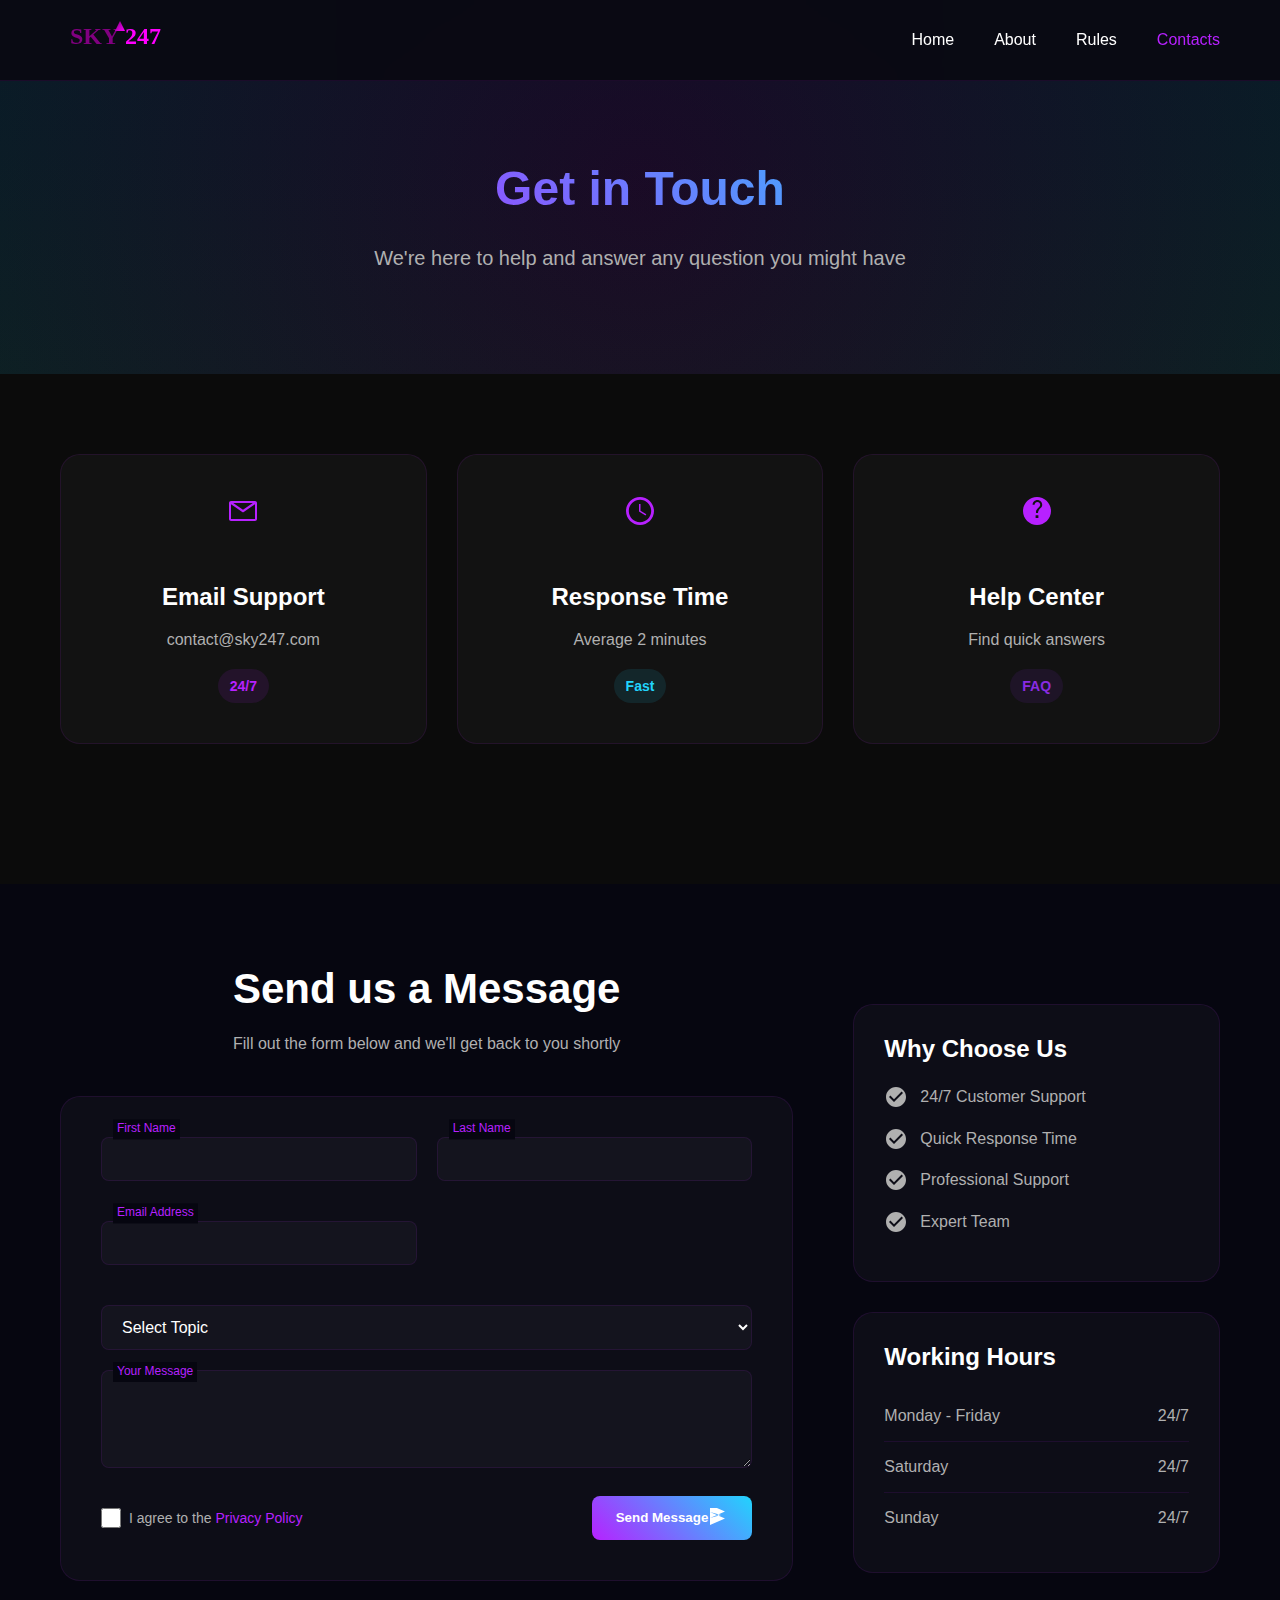
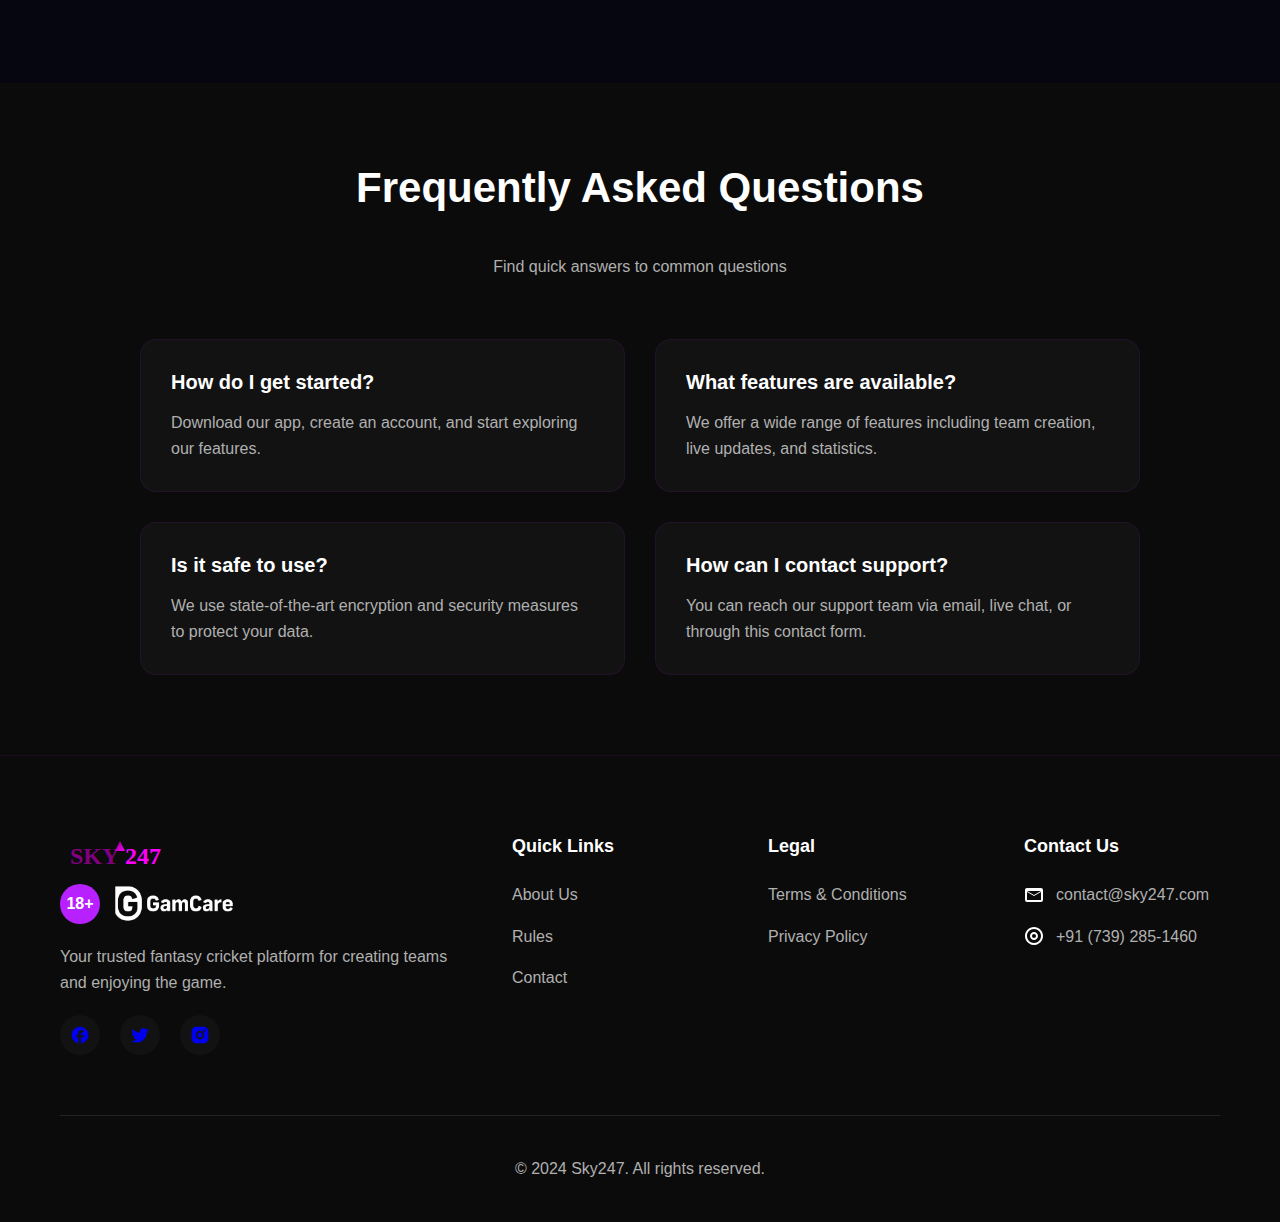
<file: contacts.html>
<!DOCTYPE html>
<html lang="en">
<head>
    <meta charset="UTF-8">
		<meta name="keywords" content="Sky247, Sky247 app, Sky247 apk, Sky247 download">
    <meta name="viewport" content="width=device-width, initial-scale=1.0">
    <title>Contact Us - Sky247</title>
    <meta name="description" content="Get in touch with Sky247 support team for any questions or assistance.">
    <link rel="stylesheet" href="css/style.css">
</head>
<body>
	<header class="header">
		<div class="container header__container">
				<a href="index.html" class="logo">
						<img src="img/logo.svg" alt="Sky247">
				</a>
				<nav class="nav">
						<ul class="nav__list">
								<li><a href="index.html">Home</a></li>
								<li><a href="about.html">About</a></li>
								<li><a href="rules.html">Rules</a></li>
								<li><a href="contacts.html" class="active">Contacts</a></li>
						</ul>
				</nav>
				<div class="burger-menu">
						<span></span>
						<span></span>
						<span></span>
				</div>
		</div>
</header>

    <main class="main">
        <section class="hero-contact">
            <div class="container">
                <div class="hero-contact__content">
                    <h1 class="hero-contact__title">Get in Touch</h1>
                    <p class="hero-contact__text">We're here to help and answer any question you might have</p>
                </div>
            </div>
        </section>

        <section class="contact-info">
            <div class="container">
                <div class="contact-info__grid">
                    <div class="contact-info__item">
                        <div class="contact-info__icon">
                            <svg width="32" height="32" viewBox="0 0 32 32">
                                <path fill="currentColor" d="M28 6H4C2.9 6 2 6.9 2 8v16c0 1.1.9 2 2 2h24c1.1 0 2-.9 2-2V8c0-1.1-.9-2-2-2zm-2.2 2L16 14.78 6.2 8h19.6zM4 24V9.22l11.2 7.68c.48.33 1.12.33 1.6 0L28 9.22V24H4z"/>
                            </svg>
                        </div>
                        <h3>Email Support</h3>
                        <a href="mailto:contact@sky247.com">contact@sky247.com</a>
                        <span class="badge">24/7</span>
                    </div>

                    <div class="contact-info__item">
                        <div class="contact-info__icon">
                            <svg width="32" height="32" viewBox="0 0 32 32">
                                <path fill="currentColor" d="M16 2C8.27 2 2 8.27 2 16s6.27 14 14 14 14-6.27 14-14S23.73 2 16 2zm0 25.2c-6.19 0-11.2-5.01-11.2-11.2S9.81 4.8 16 4.8 27.2 9.81 27.2 16 22.19 27.2 16 27.2z M16.5 9H15v7.5l6.53 3.97 .77-1.28-5.8-3.44V9z"/>
                            </svg>
                        </div>
                        <h3>Response Time</h3>
                        <p>Average 2 minutes</p>
                        <span class="badge badge--secondary">Fast</span>
                    </div>

                    <div class="contact-info__item">
                        <div class="contact-info__icon">
                            <svg width="32" height="32" viewBox="0 0 32 32">
                                <path fill="currentColor" d="M16 2C8.27 2 2 8.27 2 16s6.27 14 14 14 14-6.27 14-14S23.73 2 16 2zm1.4 21h-2.8v-2.8h2.8V23zm2.94-10.85l-1.26 1.29C17.8 14.72 17 16.42 17 18h-2v-.7c0-1.55.33-2.51 1.64-3.81l1.74-1.76c.53-.53.82-1.25.82-1.98 0-1.54-1.26-2.8-2.8-2.8-1.54 0-2.8 1.26-2.8 2.8h-2c0-2.65 2.15-4.8 4.8-4.8s4.8 2.15 4.8 4.8c0 1.23-.5 2.35-1.31 3.16z"/>
                            </svg>
                        </div>
                        <h3>Help Center</h3>
                        <p>Find quick answers</p>
                        <span class="badge badge--tertiary">FAQ</span>
                    </div>
                </div>
            </div>
        </section>

        <section class="contact-form">
            <div class="container">
                <div class="contact-form__wrapper">
                    <div class="contact-form__content">
                        <div class="contact-form__header">
                            <h2>Send us a Message</h2>
                            <p>Fill out the form below and we'll get back to you shortly</p>
                        </div>
                        <form id="contactForm" class="form" action="thanks_form.php" method="POST">
                            <div class="form__row">
                                <div class="form__group">
                                    <input type="text" id="firstName" name="firstName" required>
                                    <label for="firstName">First Name</label>
                                </div>
                                <div class="form__group">
                                    <input type="text" id="lastName" name="lastName" required>
                                    <label for="lastName">Last Name</label>
                                </div>
                            </div>

                            <div class="form__row">
                                <div class="form__group">
                                    <input type="email" id="email" name="email" required>
                                    <label for="email">Email Address</label>
                                </div>
                            </div>

                            <div class="form__group">
                                <select id="subject" name="subject" required>
                                    <option value="">Select Topic</option>
                                    <option value="general">General Question</option>
                                    <option value="technical">Technical Support</option>
                                    <option value="account">Account Help</option>
                                    <option value="other">Other</option>
                                </select>
                            </div>

                            <div class="form__group">
                                <textarea id="message" name="message" rows="4" required></textarea>
                                <label for="message">Your Message</label>
                            </div>
														
                            <div class="form__footer">
                                <label class="checkbox">
                                    <input type="checkbox" required>
                                    <span>I agree to the <a href="privacy-policy.html">Privacy Policy</a></span>
                                </label>
                                <button type="submit" class="btn btn--primary">
                                    <span>Send Message</span>
                                    <svg width="20" height="20" viewBox="0 0 20 20">
                                        <path fill="currentColor" d="M2 10l15-6.5-15-6.5v7l11 3-11 3v7l15-6.5-15-6.5z"/>
                                    </svg>
                                </button>
                            </div>
                        </form>
                    </div>

                    <div class="contact-form__info">
                        <div class="info-card">
                            <h3>Why Choose Us</h3>
                            <ul class="info-list">
                                <li>
                                    <svg width="24" height="24" viewBox="0 0 24 24">
                                        <path fill="currentColor" d="M12 2C6.48 2 2 6.48 2 12s4.48 10 10 10 10-4.48 10-10S17.52 2 12 2zm-2 15l-5-5 1.41-1.41L10 14.17l7.59-7.59L19 8l-9 9z"/>
                                    </svg>
                                    <span>24/7 Customer Support</span>
                                </li>
                                <li>
                                    <svg width="24" height="24" viewBox="0 0 24 24">
                                        <path fill="currentColor" d="M12 2C6.48 2 2 6.48 2 12s4.48 10 10 10 10-4.48 10-10S17.52 2 12 2zm-2 15l-5-5 1.41-1.41L10 14.17l7.59-7.59L19 8l-9 9z"/>
                                    </svg>
                                    <span>Quick Response Time</span>
                                </li>
                                <li>
                                    <svg width="24" height="24" viewBox="0 0 24 24">
                                        <path fill="currentColor" d="M12 2C6.48 2 2 6.48 2 12s4.48 10 10 10 10-4.48 10-10S17.52 2 12 2zm-2 15l-5-5 1.41-1.41L10 14.17l7.59-7.59L19 8l-9 9z"/>
                                    </svg>
                                    <span>Professional Support</span>
                                </li>
                                <li>
                                    <svg width="24" height="24" viewBox="0 0 24 24">
                                        <path fill="currentColor" d="M12 2C6.48 2 2 6.48 2 12s4.48 10 10 10 10-4.48 10-10S17.52 2 12 2zm-2 15l-5-5 1.41-1.41L10 14.17l7.59-7.59L19 8l-9 9z"/>
                                    </svg>
                                    <span>Expert Team</span>
                                </li>
                            </ul>
                        </div>

                        <div class="info-card">
                            <h3>Working Hours</h3>
                            <ul class="schedule-list">
                                <li>
                                    <span>Monday - Friday</span>
                                    <span>24/7</span>
                                </li>
                                <li>
                                    <span>Saturday</span>
                                    <span>24/7</span>
                                </li>
                                <li>
                                    <span>Sunday</span>
                                    <span>24/7</span>
                                </li>
                            </ul>
                        </div>
                    </div>
                </div>
            </div>
        </section>

        <section class="faq">
            <div class="container">
                <div class="faq__header">
                    <h2>Frequently Asked Questions</h2>
                    <p>Find quick answers to common questions</p>
                </div>
                <div class="faq__grid">
                    <div class="faq__item">
                        <h3>How do I get started?</h3>
                        <p>Download our app, create an account, and start exploring our features.</p>
                    </div>
                    <div class="faq__item">
                        <h3>What features are available?</h3>
                        <p>We offer a wide range of features including team creation, live updates, and statistics.</p>
                    </div>
                    <div class="faq__item">
                        <h3>Is it safe to use?</h3>
                        <p>We use state-of-the-art encryption and security measures to protect your data.</p>
                    </div>
                    <div class="faq__item">
                        <h3>How can I contact support?</h3>
                        <p>You can reach our support team via email, live chat, or through this contact form.</p>
                    </div>
                </div>
            </div>
        </section>
    </main>

    <footer class="footer">
			<div class="container">
					<div class="footer__grid">
							<div class="footer__info">
									<img src="img/logo.svg" alt="Sky247" class="footer__logo">
									<div class="footer__certifications">
										<div class="age-restriction">18+</div>
										<a href="https://www.gamcare.org.uk/" target="_blank" class="footer__gamcare">
												<img src="img/logo-white.png" alt="GamCare">
										</a>
								</div>
									<p>Your trusted fantasy cricket platform for creating teams and enjoying the game.</p>
									<div class="footer__social">
											<a href="contacts.html"><svg width="24" height="24" viewBox="0 0 24 24">
													<path fill="currentColor" d="M22 12c0-5.52-4.48-10-10-10S2 6.48 2 12c0 4.84 3.44 8.87 8 9.8V15H8v-3h2V9.5C10 7.57 11.57 6 13.5 6H16v3h-2c-.55 0-1 .45-1 1v2h3v3h-3v6.95c5.05-.5 9-4.76 9-9.95z"/>
											</svg></a>
											<a href="contacts.html"><svg width="24" height="24" viewBox="0 0 24 24">
													<path fill="currentColor" d="M22.46 6c-.77.35-1.6.58-2.46.69.88-.53 1.56-1.37 1.88-2.38-.83.5-1.75.85-2.72 1.05C18.37 4.5 17.26 4 16 4c-2.35 0-4.27 1.92-4.27 4.29 0 .34.04.67.11.98C8.28 9.09 5.11 7.38 3 4.79c-.37.63-.58 1.37-.58 2.15 0 1.49.75 2.81 1.91 3.56-.71 0-1.37-.2-1.95-.5v.03c0 2.08 1.48 3.82 3.44 4.21a4.22 4.22 0 0 1-1.93.07 4.28 4.28 0 0 0 4 2.98 8.521 8.521 0 0 1-5.33 1.84c-.34 0-.68-.02-1.02-.06C3.44 20.29 5.7 21 8.12 21 16 21 20.33 14.46 20.33 8.79c0-.19 0-.37-.01-.56.84-.6 1.56-1.36 2.14-2.23z"/>
											</svg></a>
											<a href="contacts.html"><svg width="24" height="24" viewBox="0 0 24 24">
													<path fill="currentColor" d="M12 2c2.717 0 3.056.01 4.122.06 1.065.05 1.79.217 2.428.465.66.254 1.216.598 1.772 1.153a4.908 4.908 0 0 1 1.153 1.772c.247.637.415 1.363.465 2.428.047 1.066.06 1.405.06 4.122 0 2.717-.01 3.056-.06 4.122-.05 1.065-.218 1.79-.465 2.428a4.883 4.883 0 0 1-1.153 1.772 4.915 4.915 0 0 1-1.772 1.153c-.637.247-1.363.415-2.428.465-1.066.047-1.405.06-4.122.06-2.717 0-3.056-.01-4.122-.06-1.065-.05-1.79-.218-2.428-.465a4.89 4.89 0 0 1-1.772-1.153 4.904 4.904 0 0 1-1.153-1.772c-.248-.637-.415-1.363-.465-2.428C2.013 15.056 2 14.717 2 12c0-2.717.01-3.056.06-4.122.05-1.066.217-1.79.465-2.428a4.88 4.88 0 0 1 1.153-1.772A4.897 4.897 0 0 1 5.45 2.525c.638-.248 1.362-.415 2.428-.465C8.944 2.013 9.283 2 12 2zm0 5a5 5 0 1 0 0 10 5 5 0 0 0 0-10zm6.5-.25a1.25 1.25 0 1 0-2.5 0 1.25 1.25 0 0 0 2.5 0zM12 9a3 3 0 1 1 0 6 3 3 0 0 1 0-6z"/>
											</svg></a>
									</div>
							</div>
							<div class="footer__links">
									<h4>Quick Links</h4>
									<ul>
											<li><a href="about.html">About Us</a></li>
											<li><a href="rules.html">Rules</a></li>
											<li><a href="contacts.html">Contact</a></li>
									</ul>
							</div>
							<div class="footer__links">
									<h4>Legal</h4>
									<ul>
											<li><a href="terms-conditions.html">Terms & Conditions</a></li>
											<li><a href="privacy-policy.html">Privacy Policy</a></li>
									</ul>
							</div>
							<div class="footer__contact">
									<h4>Contact Us</h4>
									<ul>
											<li>
													<svg width="20" height="20" viewBox="0 0 20 20">
															<path fill="currentColor" d="M17 3H3c-1.1 0-2 .9-2 2v10c0 1.1.9 2 2 2h14c1.1 0 2-.9 2-2V5c0-1.1-.9-2-2-2zm0 12H3V7l7 4 7-4v8zm-7-5L3 6h14l-7 4z"/>
													</svg>
													<a href="mailto:contact@sky247.com">contact@sky247.com</a>
											</li>
											<li>
													<svg width="20" height="20" viewBox="0 0 20 20">
															<path fill="currentColor" d="M10 1C5.03 1 1 5.03 1 10s4.03 9 9 9 9-4.03 9-9-4.03-9-9-9zm0 2c3.87 0 7 3.13 7 7s-3.13 7-7 7-7-3.13-7-7 3.13-7 7-7zm0 3c-2.21 0-4 1.79-4 4s1.79 4 4 4 4-1.79 4-4-1.79-4-4-4zm0 2c1.1 0 2 .9 2 2s-.9 2-2 2-2-.9-2-2 .9-2 2-2z"/>
													</svg>
													<a href="tel:+917392851460">+91 (739) 285-1460</a>
											</li>
									</ul>
							</div>
					</div>
					<div class="footer__bottom">
							<p>&copy; 2024 Sky247. All rights reserved.</p>
					</div>
			</div>
	</footer>

    <script src="js/main.js"></script>
</body>
</html>
</file>
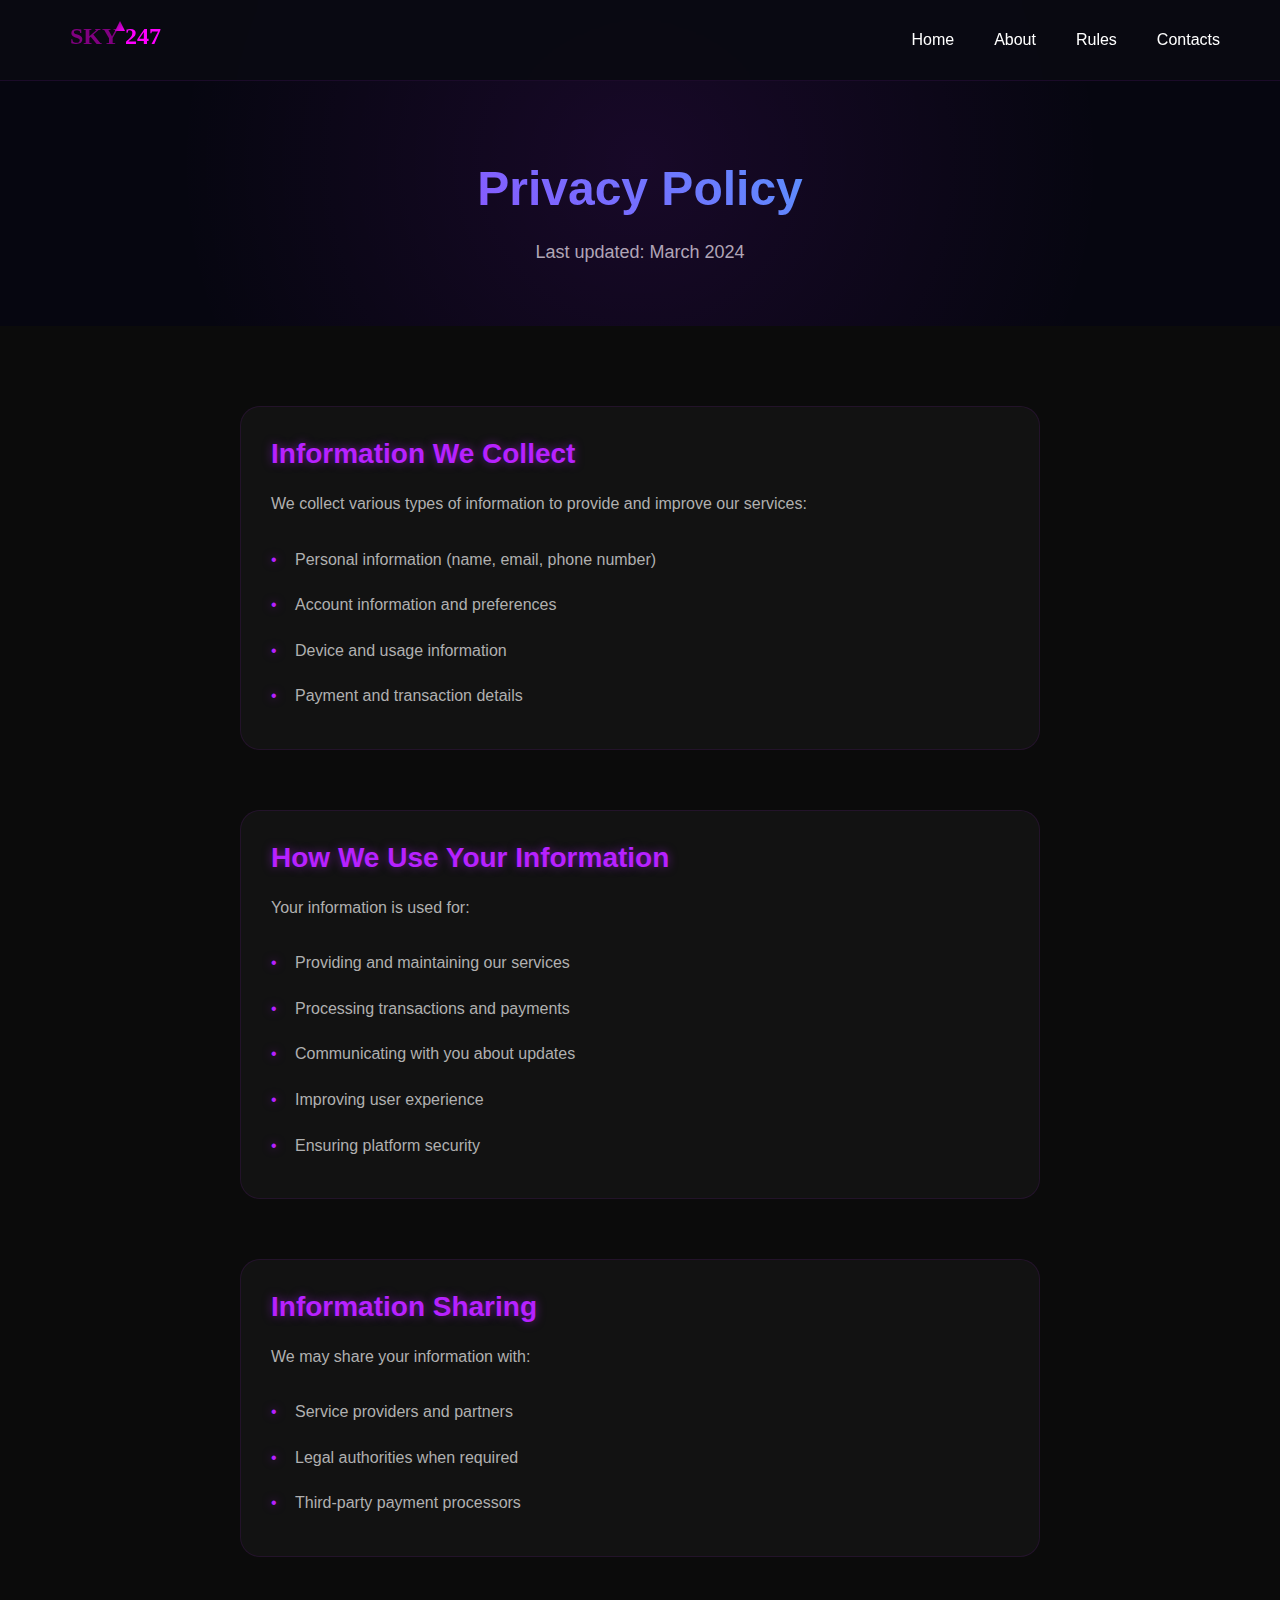
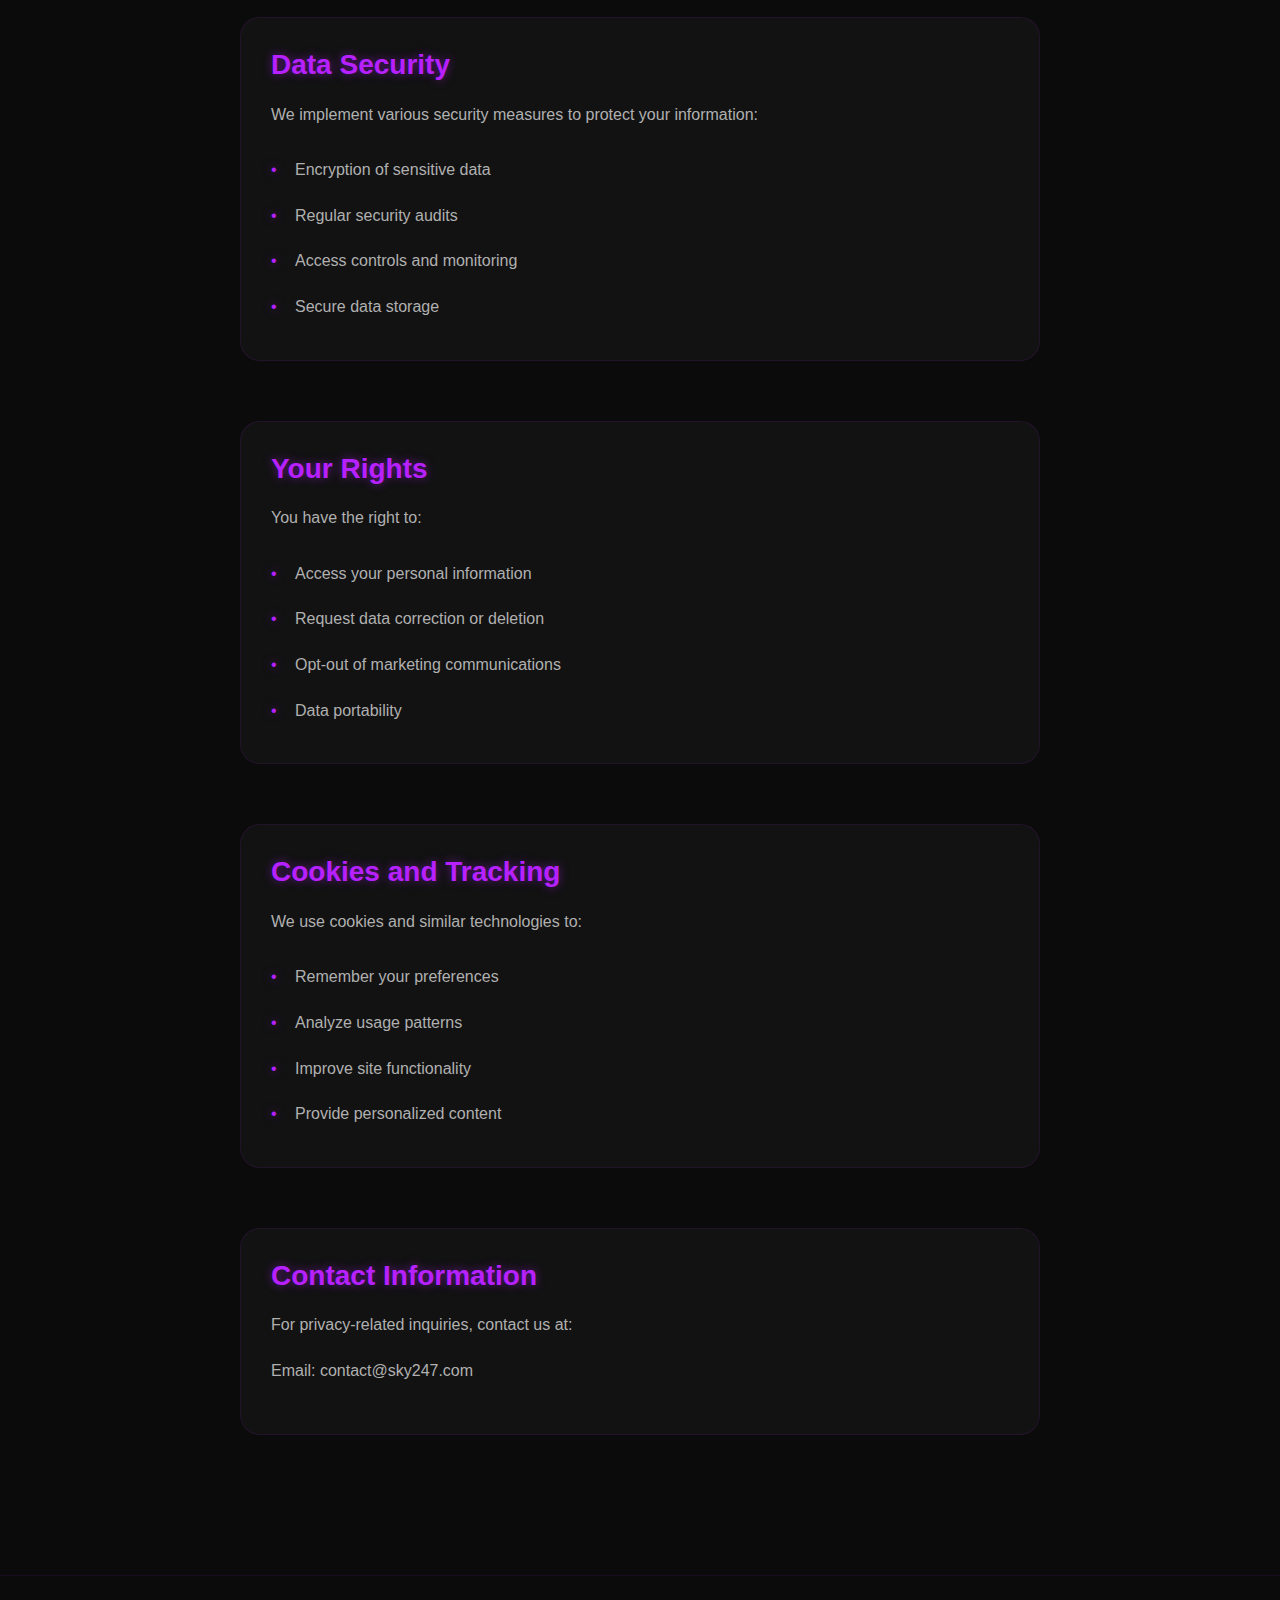
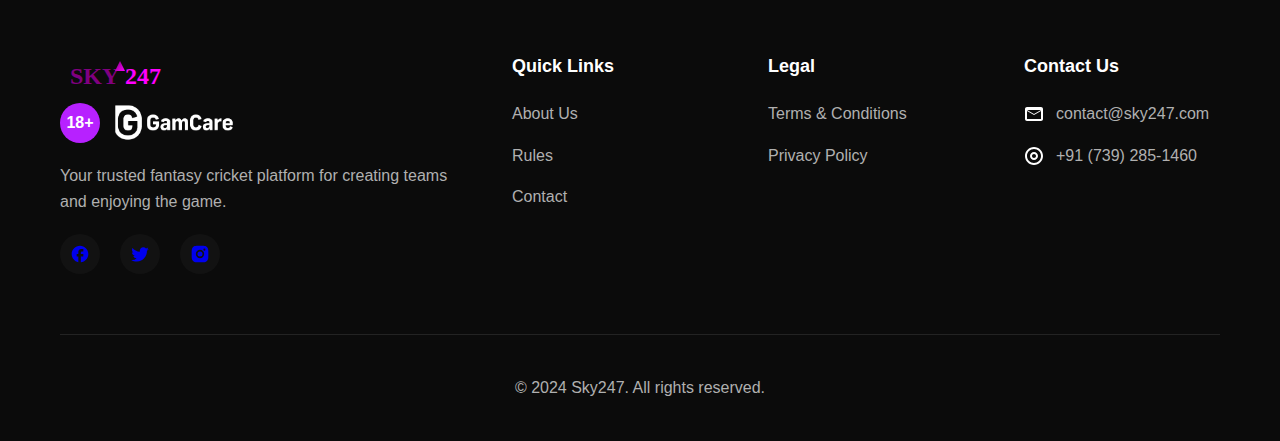
<file: privacy-policy.html>
<!DOCTYPE html>
<html lang="en">
<head>
    <meta charset="UTF-8">
    <meta name="viewport" content="width=device-width, initial-scale=1.0">
		<meta name="keywords" content="Sky247, Sky247 app, Sky247 apk, Sky247 download">
    <title>Privacy Policy - Sky247 Fantasy Cricket</title>
    <meta name="description" content="Read Sky247's privacy policy to understand how we handle and protect your personal information.">
    <link rel="stylesheet" href="css/style.css">
</head>
<body>
	<header class="header">
		<div class="container header__container">
				<a href="index.html" class="logo">
						<img src="img/logo.svg" alt="Sky247">
				</a>
				<nav class="nav">
						<ul class="nav__list">
								<li><a href="index.html">Home</a></li>
								<li><a href="about.html">About</a></li>
								<li><a href="rules.html">Rules</a></li>
								<li><a href="contacts.html">Contacts</a></li>
						</ul>
				</nav>
				<div class="burger-menu">
						<span></span>
						<span></span>
						<span></span>
				</div>
		</div>
</header>

    <main>
        <section class="page-header">
            <div class="container">
                <h1>Privacy Policy</h1>
                <p>Last updated: March 2024</p>
            </div>
        </section>

        <section class="policy">
            <div class="container">
                <div class="policy__content">
                    <div class="policy__section">
                        <h2>Information We Collect</h2>
                        <p>We collect various types of information to provide and improve our services:</p>
                        <ul>
                            <li>Personal information (name, email, phone number)</li>
                            <li>Account information and preferences</li>
                            <li>Device and usage information</li>
                            <li>Payment and transaction details</li>
                        </ul>
                    </div>

                    <div class="policy__section">
                        <h2>How We Use Your Information</h2>
                        <p>Your information is used for:</p>
                        <ul>
                            <li>Providing and maintaining our services</li>
                            <li>Processing transactions and payments</li>
                            <li>Communicating with you about updates</li>
                            <li>Improving user experience</li>
                            <li>Ensuring platform security</li>
                        </ul>
                    </div>

                    <div class="policy__section">
                        <h2>Information Sharing</h2>
                        <p>We may share your information with:</p>
                        <ul>
                            <li>Service providers and partners</li>
                            <li>Legal authorities when required</li>
                            <li>Third-party payment processors</li>
                        </ul>
                    </div>

                    <div class="policy__section">
                        <h2>Data Security</h2>
                        <p>We implement various security measures to protect your information:</p>
                        <ul>
                            <li>Encryption of sensitive data</li>
                            <li>Regular security audits</li>
                            <li>Access controls and monitoring</li>
                            <li>Secure data storage</li>
                        </ul>
                    </div>

                    <div class="policy__section">
                        <h2>Your Rights</h2>
                        <p>You have the right to:</p>
                        <ul>
                            <li>Access your personal information</li>
                            <li>Request data correction or deletion</li>
                            <li>Opt-out of marketing communications</li>
                            <li>Data portability</li>
                        </ul>
                    </div>

                    <div class="policy__section">
                        <h2>Cookies and Tracking</h2>
                        <p>We use cookies and similar technologies to:</p>
                        <ul>
                            <li>Remember your preferences</li>
                            <li>Analyze usage patterns</li>
                            <li>Improve site functionality</li>
                            <li>Provide personalized content</li>
                        </ul>
                    </div>

                    <div class="policy__section">
                        <h2>Contact Information</h2>
                        <p>For privacy-related inquiries, contact us at:</p>
                        <p>Email: contact@sky247.com</p>
                    </div>
                </div>
            </div>
        </section>
    </main>

    <footer class="footer">
			<div class="container">
					<div class="footer__grid">
							<div class="footer__info">
									<img src="img/logo.svg" alt="Sky247" class="footer__logo">
									<div class="footer__certifications">
										<div class="age-restriction">18+</div>
										<a href="https://www.gamcare.org.uk/" target="_blank" class="footer__gamcare">
												<img src="img/logo-white.png" alt="GamCare">
										</a>
								</div>
									<p>Your trusted fantasy cricket platform for creating teams and enjoying the game.</p>
									<div class="footer__social">
											<a href="contacts.html"><svg width="24" height="24" viewBox="0 0 24 24">
													<path fill="currentColor" d="M22 12c0-5.52-4.48-10-10-10S2 6.48 2 12c0 4.84 3.44 8.87 8 9.8V15H8v-3h2V9.5C10 7.57 11.57 6 13.5 6H16v3h-2c-.55 0-1 .45-1 1v2h3v3h-3v6.95c5.05-.5 9-4.76 9-9.95z"/>
											</svg></a>
											<a href="contacts.html"><svg width="24" height="24" viewBox="0 0 24 24">
													<path fill="currentColor" d="M22.46 6c-.77.35-1.6.58-2.46.69.88-.53 1.56-1.37 1.88-2.38-.83.5-1.75.85-2.72 1.05C18.37 4.5 17.26 4 16 4c-2.35 0-4.27 1.92-4.27 4.29 0 .34.04.67.11.98C8.28 9.09 5.11 7.38 3 4.79c-.37.63-.58 1.37-.58 2.15 0 1.49.75 2.81 1.91 3.56-.71 0-1.37-.2-1.95-.5v.03c0 2.08 1.48 3.82 3.44 4.21a4.22 4.22 0 0 1-1.93.07 4.28 4.28 0 0 0 4 2.98 8.521 8.521 0 0 1-5.33 1.84c-.34 0-.68-.02-1.02-.06C3.44 20.29 5.7 21 8.12 21 16 21 20.33 14.46 20.33 8.79c0-.19 0-.37-.01-.56.84-.6 1.56-1.36 2.14-2.23z"/>
											</svg></a>
											<a href="contacts.html"><svg width="24" height="24" viewBox="0 0 24 24">
													<path fill="currentColor" d="M12 2c2.717 0 3.056.01 4.122.06 1.065.05 1.79.217 2.428.465.66.254 1.216.598 1.772 1.153a4.908 4.908 0 0 1 1.153 1.772c.247.637.415 1.363.465 2.428.047 1.066.06 1.405.06 4.122 0 2.717-.01 3.056-.06 4.122-.05 1.065-.218 1.79-.465 2.428a4.883 4.883 0 0 1-1.153 1.772 4.915 4.915 0 0 1-1.772 1.153c-.637.247-1.363.415-2.428.465-1.066.047-1.405.06-4.122.06-2.717 0-3.056-.01-4.122-.06-1.065-.05-1.79-.218-2.428-.465a4.89 4.89 0 0 1-1.772-1.153 4.904 4.904 0 0 1-1.153-1.772c-.248-.637-.415-1.363-.465-2.428C2.013 15.056 2 14.717 2 12c0-2.717.01-3.056.06-4.122.05-1.066.217-1.79.465-2.428a4.88 4.88 0 0 1 1.153-1.772A4.897 4.897 0 0 1 5.45 2.525c.638-.248 1.362-.415 2.428-.465C8.944 2.013 9.283 2 12 2zm0 5a5 5 0 1 0 0 10 5 5 0 0 0 0-10zm6.5-.25a1.25 1.25 0 1 0-2.5 0 1.25 1.25 0 0 0 2.5 0zM12 9a3 3 0 1 1 0 6 3 3 0 0 1 0-6z"/>
											</svg></a>
									</div>
							</div>
							<div class="footer__links">
									<h4>Quick Links</h4>
									<ul>
											<li><a href="about.html">About Us</a></li>
											<li><a href="rules.html">Rules</a></li>
											<li><a href="contacts.html">Contact</a></li>
									</ul>
							</div>
							<div class="footer__links">
									<h4>Legal</h4>
									<ul>
											<li><a href="terms-conditions.html">Terms & Conditions</a></li>
											<li><a href="privacy-policy.html">Privacy Policy</a></li>
									</ul>
							</div>
							<div class="footer__contact">
									<h4>Contact Us</h4>
									<ul>
											<li>
													<svg width="20" height="20" viewBox="0 0 20 20">
															<path fill="currentColor" d="M17 3H3c-1.1 0-2 .9-2 2v10c0 1.1.9 2 2 2h14c1.1 0 2-.9 2-2V5c0-1.1-.9-2-2-2zm0 12H3V7l7 4 7-4v8zm-7-5L3 6h14l-7 4z"/>
													</svg>
													<a href="mailto:contact@sky247.com">contact@sky247.com</a>
											</li>
											<li>
													<svg width="20" height="20" viewBox="0 0 20 20">
															<path fill="currentColor" d="M10 1C5.03 1 1 5.03 1 10s4.03 9 9 9 9-4.03 9-9-4.03-9-9-9zm0 2c3.87 0 7 3.13 7 7s-3.13 7-7 7-7-3.13-7-7 3.13-7 7-7zm0 3c-2.21 0-4 1.79-4 4s1.79 4 4 4 4-1.79 4-4-1.79-4-4-4zm0 2c1.1 0 2 .9 2 2s-.9 2-2 2-2-.9-2-2 .9-2 2-2z"/>
													</svg>
													<a href="tel:+917392851460">+91 (739) 285-1460</a>
											</li>
									</ul>
							</div>
					</div>
					<div class="footer__bottom">
							<p>&copy; 2024 Sky247. All rights reserved.</p>
					</div>
			</div>
	</footer>
    <script src="js/main.js"></script>
</body>
</html>
</file>
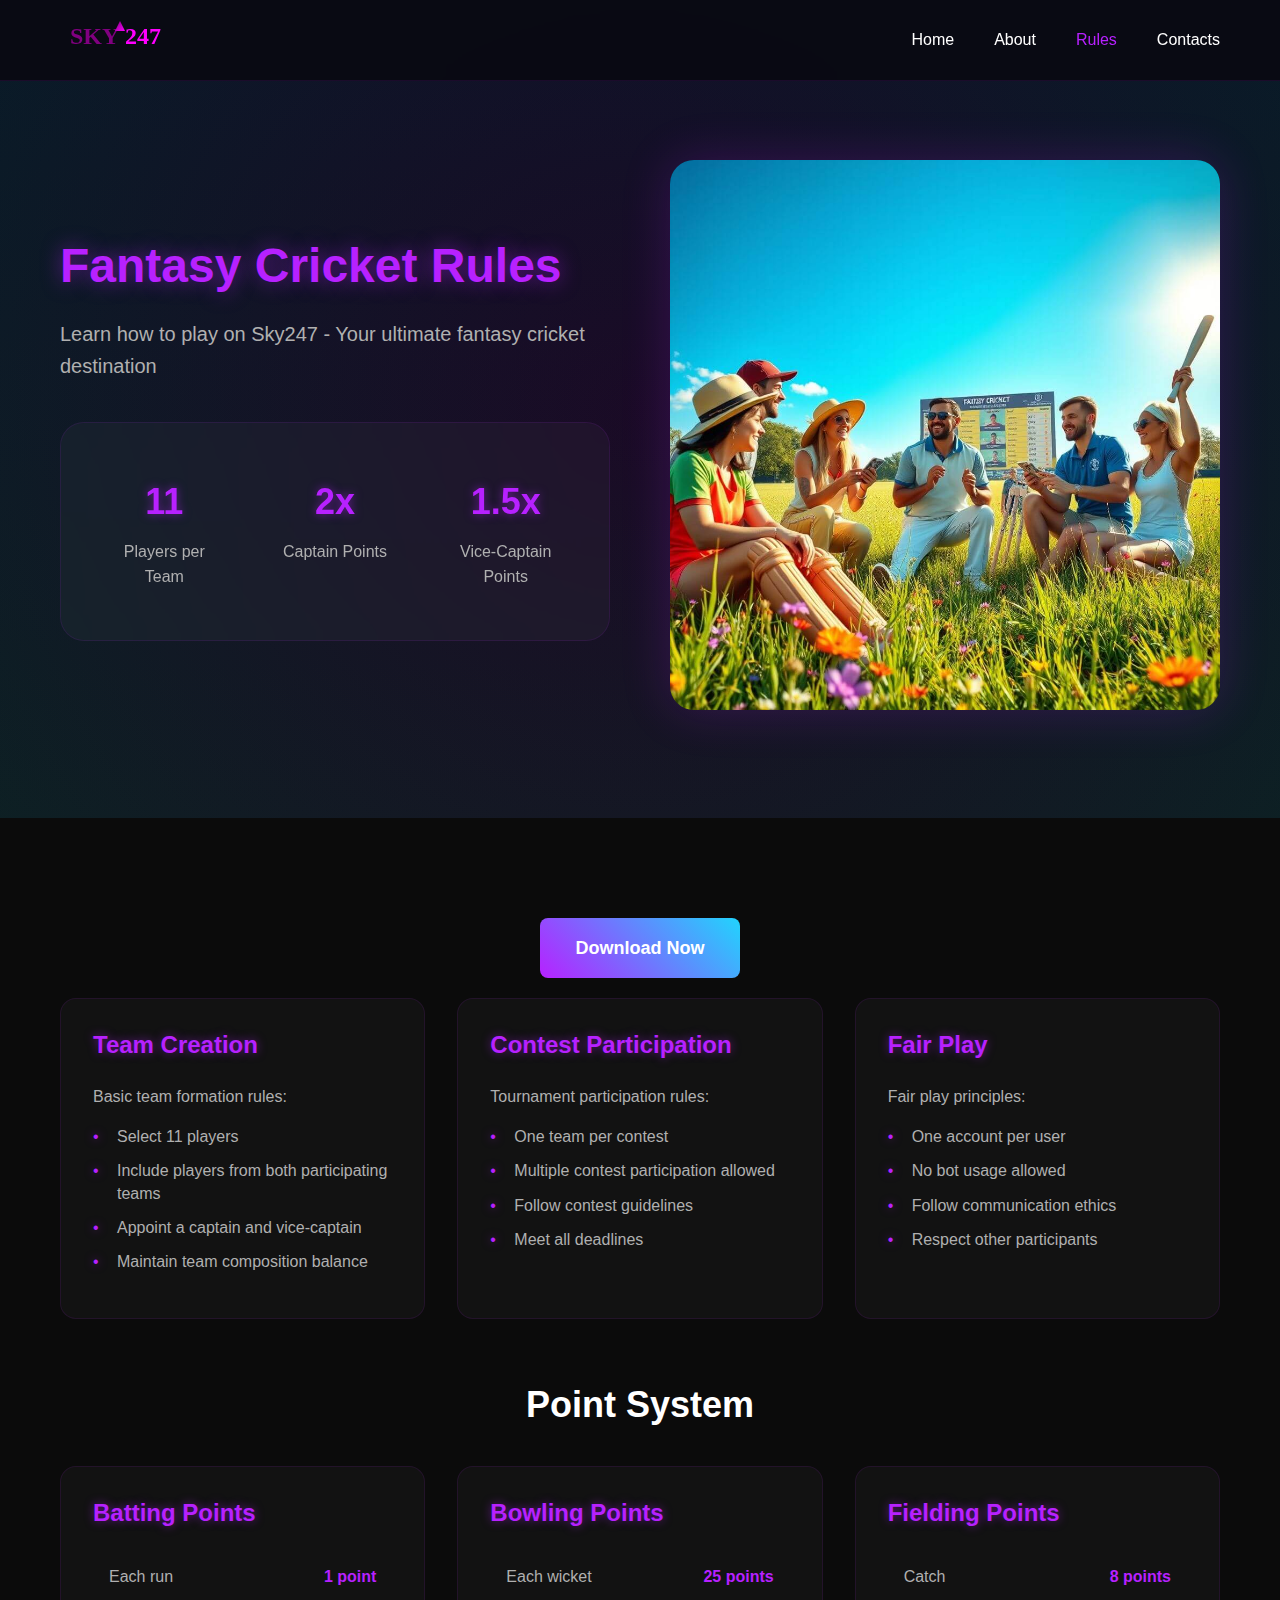
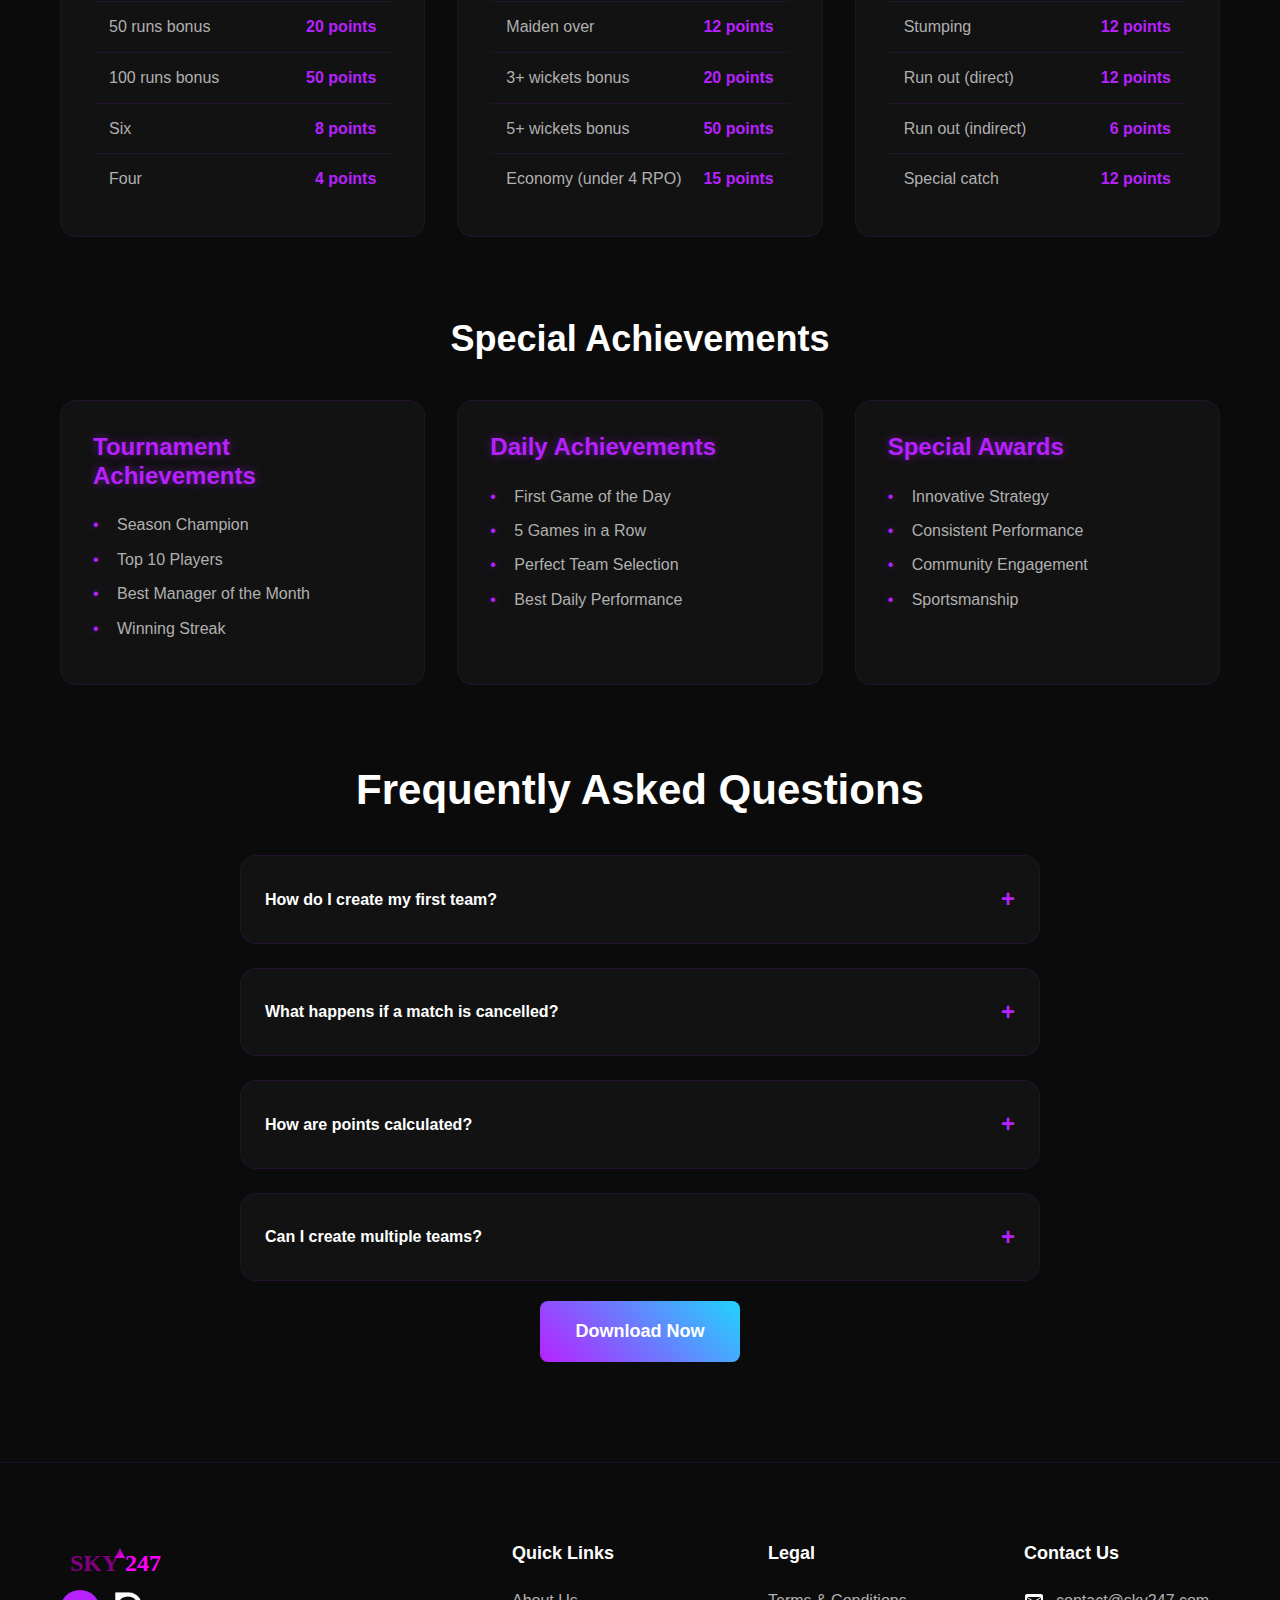
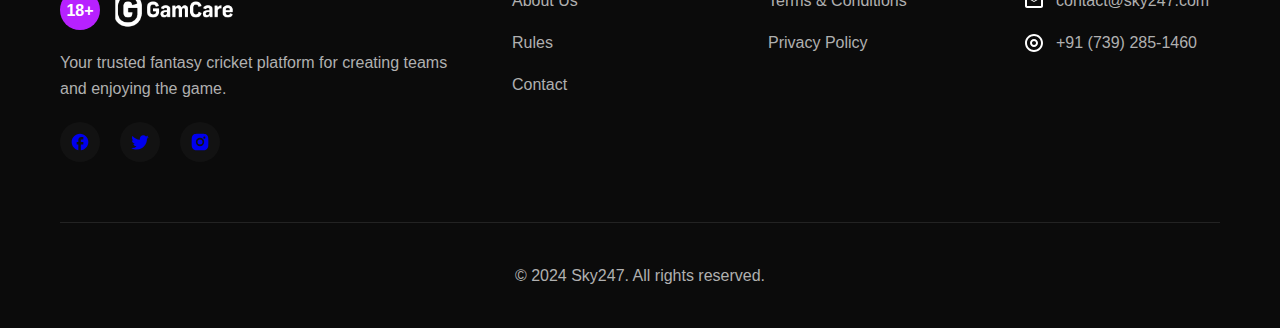
<file: rules.html>
<!DOCTYPE html>
<html lang="en">
<head>
    <meta charset="UTF-8">
    <meta name="viewport" content="width=device-width, initial-scale=1.0">
		<meta name="keywords" content="Sky247, Sky247 app, Sky247 apk, Sky247 download">
    <title>Rules - Sky247 Fantasy Cricket</title>
    <meta name="description" content="Learn about the rules and guidelines for playing fantasy cricket on Sky247.">
    <link rel="stylesheet" href="css/style.css">
</head>
<body>
	<header class="header">
		<div class="container header__container">
				<a href="index.html" class="logo">
						<img src="img/logo.svg" alt="Sky247">
				</a>
				<nav class="nav">
						<ul class="nav__list">
								<li><a href="index.html">Home</a></li>
								<li><a href="about.html">About</a></li>
								<li><a href="rules.html" class="active">Rules</a></li>
								<li><a href="contacts.html">Contacts</a></li>
						</ul>
				</nav>
				<div class="burger-menu">
						<span></span>
						<span></span>
						<span></span>
				</div>
		</div>
</header>

    <main>
        <section class="rules-hero">
            <div class="container">
                <div class="rules-hero__content">
                    <h1>Fantasy Cricket Rules</h1>
                    <p>Learn how to play on Sky247 - Your ultimate fantasy cricket destination</p>
                    <div class="rules-hero__stats">
                        <div class="rules-stat">
                            <span class="rules-stat__number">11</span>
                            <span class="rules-stat__label">Players per Team</span>
                        </div>
                        <div class="rules-stat">
                            <span class="rules-stat__number">2x</span>
                            <span class="rules-stat__label">Captain Points</span>
                        </div>
                        <div class="rules-stat">
                            <span class="rules-stat__number">1.5x</span>
                            <span class="rules-stat__label">Vice-Captain Points</span>
                        </div>
                    </div>
                </div>
                <div class="rules-hero__image fade-in">
                    <img src="img/rules-hero.jpg" alt="Fantasy Cricket Rules" class="floating-animation">
                </div>
            </div>
        </section>

        <section class="rules">
            <div class="container">
								<a href="contacts.html" class="btn btn--primary btn--large btn--block">Download Now</a>
                <div class="rules__content">
                    <div class="rules-grid">
                        <div class="rule-card">
                            <h3>Team Creation</h3>
                            <div class="rule-content">
                                <p>Basic team formation rules:</p>
                                <ul>
                                    <li>Select 11 players</li>
                                    <li>Include players from both participating teams</li>
                                    <li>Appoint a captain and vice-captain</li>
                                    <li>Maintain team composition balance</li>
                                </ul>
                            </div>
                        </div>

                        <div class="rule-card">
                            <h3>Contest Participation</h3>
                            <div class="rule-content">
                                <p>Tournament participation rules:</p>
                                <ul>
                                    <li>One team per contest</li>
                                    <li>Multiple contest participation allowed</li>
                                    <li>Follow contest guidelines</li>
                                    <li>Meet all deadlines</li>
                                </ul>
                            </div>
                        </div>

                        <div class="rule-card">
                            <h3>Fair Play</h3>
                            <div class="rule-content">
                                <p>Fair play principles:</p>
                                <ul>
                                    <li>One account per user</li>
                                    <li>No bot usage allowed</li>
                                    <li>Follow communication ethics</li>
                                    <li>Respect other participants</li>
                                </ul>
                            </div>
                        </div>
                    </div>

                    <section class="rules-section">
                        <h2>Point System</h2>
                        <div class="rules-grid">
                            <div class="rule-card">
                                <h3>Batting Points</h3>
                                <div class="points-table">
                                    <ul>
                                        <li>Each run <span>1 point</span></li>
                                        <li>50 runs bonus <span>20 points</span></li>
                                        <li>100 runs bonus <span>50 points</span></li>
                                        <li>Six <span>8 points</span></li>
                                        <li>Four <span>4 points</span></li>
                                    </ul>
                                </div>
                            </div>

                            <div class="rule-card">
                                <h3>Bowling Points</h3>
                                <div class="points-table">
                                    <ul>
                                        <li>Each wicket <span>25 points</span></li>
                                        <li>Maiden over <span>12 points</span></li>
                                        <li>3+ wickets bonus <span>20 points</span></li>
                                        <li>5+ wickets bonus <span>50 points</span></li>
                                        <li>Economy (under 4 RPO) <span>15 points</span></li>
                                    </ul>
                                </div>
                            </div>

                            <div class="rule-card">
                                <h3>Fielding Points</h3>
                                <div class="points-table">
                                    <ul>
                                        <li>Catch <span>8 points</span></li>
                                        <li>Stumping <span>12 points</span></li>
                                        <li>Run out (direct) <span>12 points</span></li>
                                        <li>Run out (indirect) <span>6 points</span></li>
                                        <li>Special catch <span>12 points</span></li>
                                    </ul>
                                </div>
                            </div>
                        </div>
                    </section>

                    <section class="rules-section">
                        <h2>Special Achievements</h2>
                        <div class="rules-grid">
                            <div class="rule-card">
                                <h3>Tournament Achievements</h3>
                                <div class="rule-content">
                                    <ul>
                                        <li>Season Champion</li>
                                        <li>Top 10 Players</li>
                                        <li>Best Manager of the Month</li>
                                        <li>Winning Streak</li>
                                    </ul>
                                </div>
                            </div>

                            <div class="rule-card">
                                <h3>Daily Achievements</h3>
                                <div class="rule-content">
                                    <ul>
                                        <li>First Game of the Day</li>
                                        <li>5 Games in a Row</li>
                                        <li>Perfect Team Selection</li>
                                        <li>Best Daily Performance</li>
                                    </ul>
                                </div>
                            </div>

                            <div class="rule-card">
                                <h3>Special Awards</h3>
                                <div class="rule-content">
                                    <ul>
                                        <li>Innovative Strategy</li>
                                        <li>Consistent Performance</li>
                                        <li>Community Engagement</li>
                                        <li>Sportsmanship</li>
                                    </ul>
                                </div>
                            </div>
                        </div>
                    </section>

                    <section id="faq" class="rules-faq">
                        <h2>Frequently Asked Questions</h2>
                        <div class="faq-list">
                            <div class="faq-item">
                                <div class="faq-question">
                                    <span>How do I create my first team?</span>
                                    <span class="faq-toggle">+</span>
                                </div>
                                <div class="faq-answer">
                                    <p>To create your first team, select an upcoming match and click the "Create Team" button. Choose 11 players following the team composition rules. Don't forget to appoint a captain and vice-captain!</p>
                                </div>
                            </div>

                            <div class="faq-item">
                                <div class="faq-question">
                                    <span>What happens if a match is cancelled?</span>
                                    <span class="faq-toggle">+</span>
                                </div>
                                <div class="faq-answer">
                                    <p>If a match is cancelled or postponed, all related contests will be cancelled, and your teams will be returned.</p>
                                </div>
                            </div>

                            <div class="faq-item">
                                <div class="faq-question">
                                    <span>How are points calculated?</span>
                                    <span class="faq-toggle">+</span>
                                </div>
                                <div class="faq-answer">
                                    <p>Points are calculated based on players' actual performance in the match. This includes runs, wickets, catches, and other statistics. Captain points are multiplied by 2x and vice-captain points by 1.5x.</p>
                                </div>
                            </div>

                            <div class="faq-item">
                                <div class="faq-question">
                                    <span>Can I create multiple teams?</span>
                                    <span class="faq-toggle">+</span>
                                </div>
                                <div class="faq-answer">
                                    <p>Yes, you can create multiple teams for the same match, but you can only enter one team per contest. Different contests may have different rules regarding multiple entries.</p>
                                </div>
                            </div>
                        </div>
													<a href="contacts.html" class="btn btn--primary btn--large btn--block">Download Now</a>
                    </section>
                </div>
            </div>
        </section>
    </main>

		<footer class="footer">
			<div class="container">
					<div class="footer__grid">
							<div class="footer__info">
									<img src="img/logo.svg" alt="Sky247" class="footer__logo">
									<div class="footer__certifications">
										<div class="age-restriction">18+</div>
										<a href="https://www.gamcare.org.uk/" target="_blank" class="footer__gamcare">
												<img src="img/logo-white.png" alt="GamCare">
										</a>
								</div>
									<p>Your trusted fantasy cricket platform for creating teams and enjoying the game.</p>
									<div class="footer__social">
											<a href="contacts.html"><svg width="24" height="24" viewBox="0 0 24 24">
													<path fill="currentColor" d="M22 12c0-5.52-4.48-10-10-10S2 6.48 2 12c0 4.84 3.44 8.87 8 9.8V15H8v-3h2V9.5C10 7.57 11.57 6 13.5 6H16v3h-2c-.55 0-1 .45-1 1v2h3v3h-3v6.95c5.05-.5 9-4.76 9-9.95z"/>
											</svg></a>
											<a href="contacts.html"><svg width="24" height="24" viewBox="0 0 24 24">
													<path fill="currentColor" d="M22.46 6c-.77.35-1.6.58-2.46.69.88-.53 1.56-1.37 1.88-2.38-.83.5-1.75.85-2.72 1.05C18.37 4.5 17.26 4 16 4c-2.35 0-4.27 1.92-4.27 4.29 0 .34.04.67.11.98C8.28 9.09 5.11 7.38 3 4.79c-.37.63-.58 1.37-.58 2.15 0 1.49.75 2.81 1.91 3.56-.71 0-1.37-.2-1.95-.5v.03c0 2.08 1.48 3.82 3.44 4.21a4.22 4.22 0 0 1-1.93.07 4.28 4.28 0 0 0 4 2.98 8.521 8.521 0 0 1-5.33 1.84c-.34 0-.68-.02-1.02-.06C3.44 20.29 5.7 21 8.12 21 16 21 20.33 14.46 20.33 8.79c0-.19 0-.37-.01-.56.84-.6 1.56-1.36 2.14-2.23z"/>
											</svg></a>
											<a href="contacts.html"><svg width="24" height="24" viewBox="0 0 24 24">
													<path fill="currentColor" d="M12 2c2.717 0 3.056.01 4.122.06 1.065.05 1.79.217 2.428.465.66.254 1.216.598 1.772 1.153a4.908 4.908 0 0 1 1.153 1.772c.247.637.415 1.363.465 2.428.047 1.066.06 1.405.06 4.122 0 2.717-.01 3.056-.06 4.122-.05 1.065-.218 1.79-.465 2.428a4.883 4.883 0 0 1-1.153 1.772 4.915 4.915 0 0 1-1.772 1.153c-.637.247-1.363.415-2.428.465-1.066.047-1.405.06-4.122.06-2.717 0-3.056-.01-4.122-.06-1.065-.05-1.79-.218-2.428-.465a4.89 4.89 0 0 1-1.772-1.153 4.904 4.904 0 0 1-1.153-1.772c-.248-.637-.415-1.363-.465-2.428C2.013 15.056 2 14.717 2 12c0-2.717.01-3.056.06-4.122.05-1.066.217-1.79.465-2.428a4.88 4.88 0 0 1 1.153-1.772A4.897 4.897 0 0 1 5.45 2.525c.638-.248 1.362-.415 2.428-.465C8.944 2.013 9.283 2 12 2zm0 5a5 5 0 1 0 0 10 5 5 0 0 0 0-10zm6.5-.25a1.25 1.25 0 1 0-2.5 0 1.25 1.25 0 0 0 2.5 0zM12 9a3 3 0 1 1 0 6 3 3 0 0 1 0-6z"/>
											</svg></a>
									</div>
							</div>
							<div class="footer__links">
									<h4>Quick Links</h4>
									<ul>
											<li><a href="about.html">About Us</a></li>
											<li><a href="rules.html">Rules</a></li>
											<li><a href="contacts.html">Contact</a></li>
									</ul>
							</div>
							<div class="footer__links">
									<h4>Legal</h4>
									<ul>
											<li><a href="terms-conditions.html">Terms & Conditions</a></li>
											<li><a href="privacy-policy.html">Privacy Policy</a></li>
									</ul>
							</div>
							<div class="footer__contact">
									<h4>Contact Us</h4>
									<ul>
											<li>
													<svg width="20" height="20" viewBox="0 0 20 20">
															<path fill="currentColor" d="M17 3H3c-1.1 0-2 .9-2 2v10c0 1.1.9 2 2 2h14c1.1 0 2-.9 2-2V5c0-1.1-.9-2-2-2zm0 12H3V7l7 4 7-4v8zm-7-5L3 6h14l-7 4z"/>
													</svg>
													<a href="mailto:contact@sky247.com">contact@sky247.com</a>
											</li>
											<li>
													<svg width="20" height="20" viewBox="0 0 20 20">
															<path fill="currentColor" d="M10 1C5.03 1 1 5.03 1 10s4.03 9 9 9 9-4.03 9-9-4.03-9-9-9zm0 2c3.87 0 7 3.13 7 7s-3.13 7-7 7-7-3.13-7-7 3.13-7 7-7zm0 3c-2.21 0-4 1.79-4 4s1.79 4 4 4 4-1.79 4-4-1.79-4-4-4zm0 2c1.1 0 2 .9 2 2s-.9 2-2 2-2-.9-2-2 .9-2 2-2z"/>
													</svg>
													<a href="tel:+917392851460">+91 (739) 285-1460</a>
											</li>
									</ul>
							</div>
					</div>
					<div class="footer__bottom">
							<p>&copy; 2024 Sky247. All rights reserved.</p>
					</div>
			</div>
	</footer>

    <script src="js/main.js"></script>
</body>
</html>
</file>
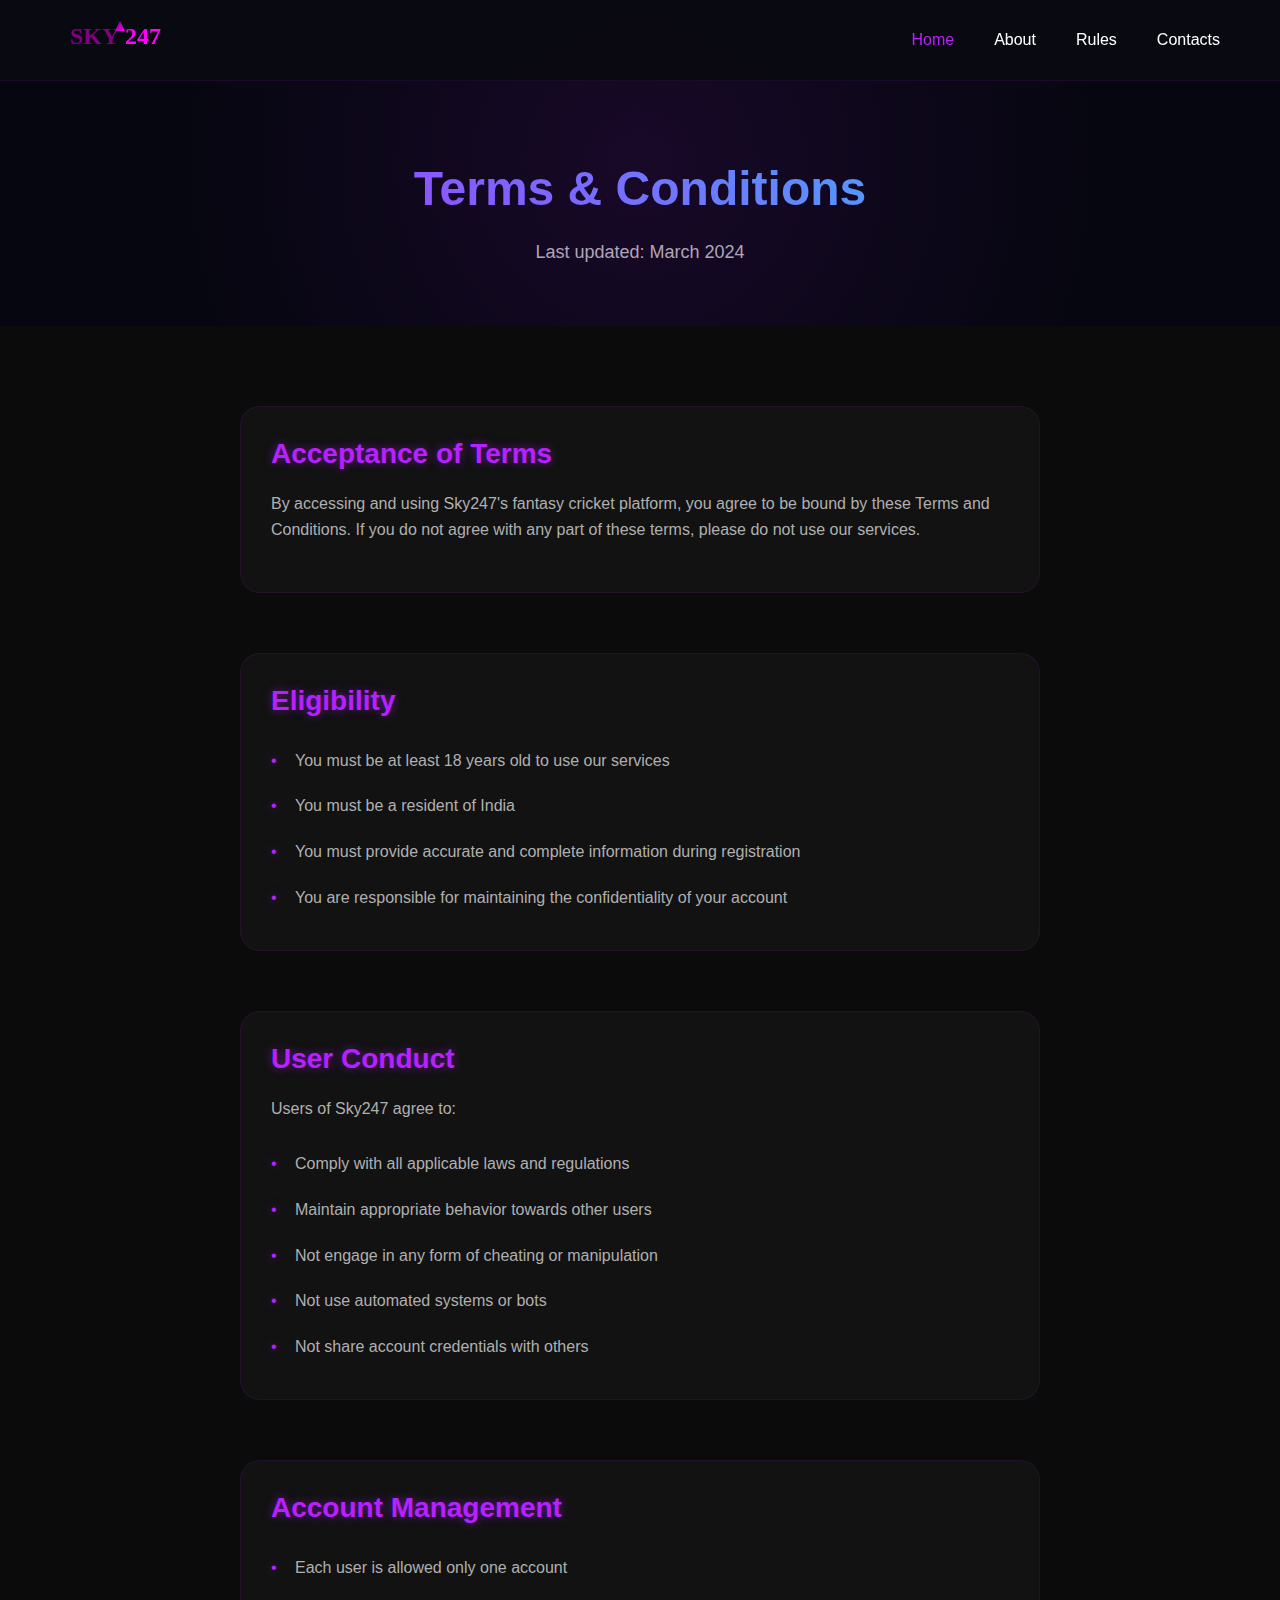
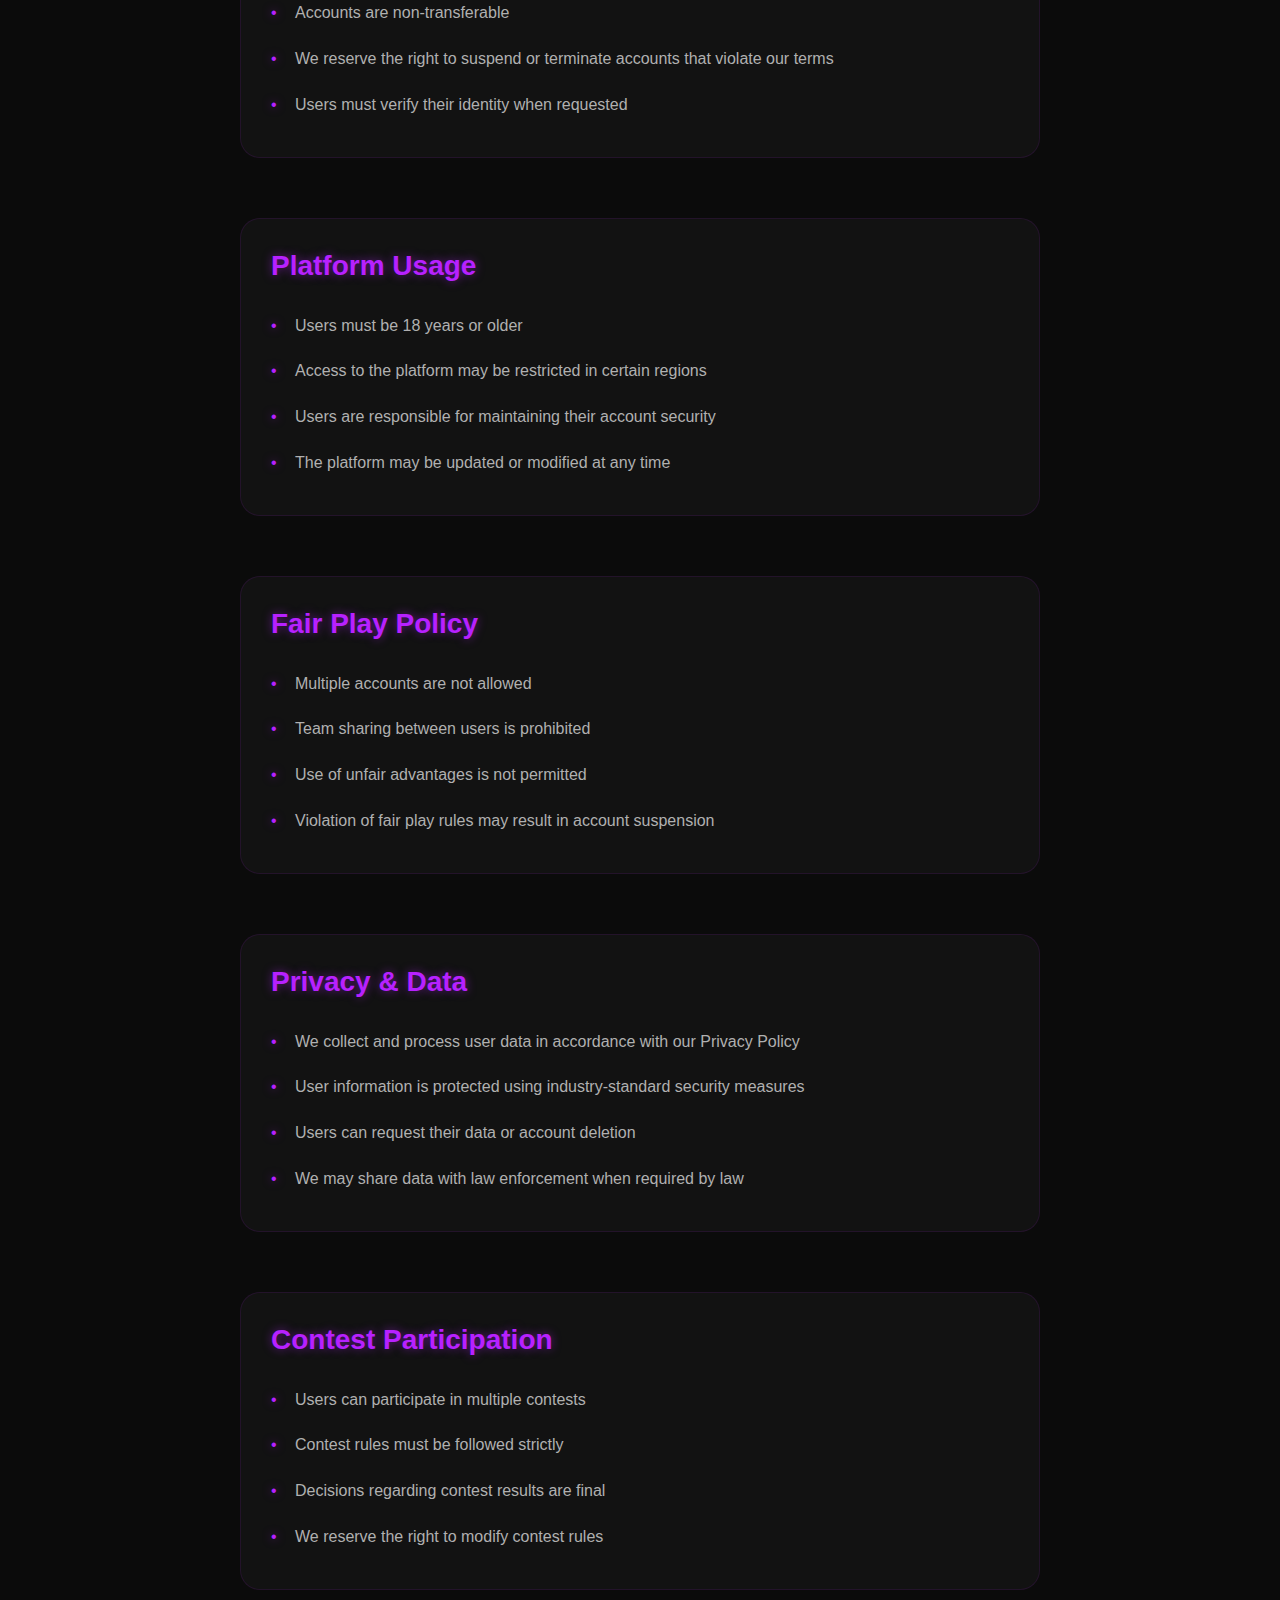
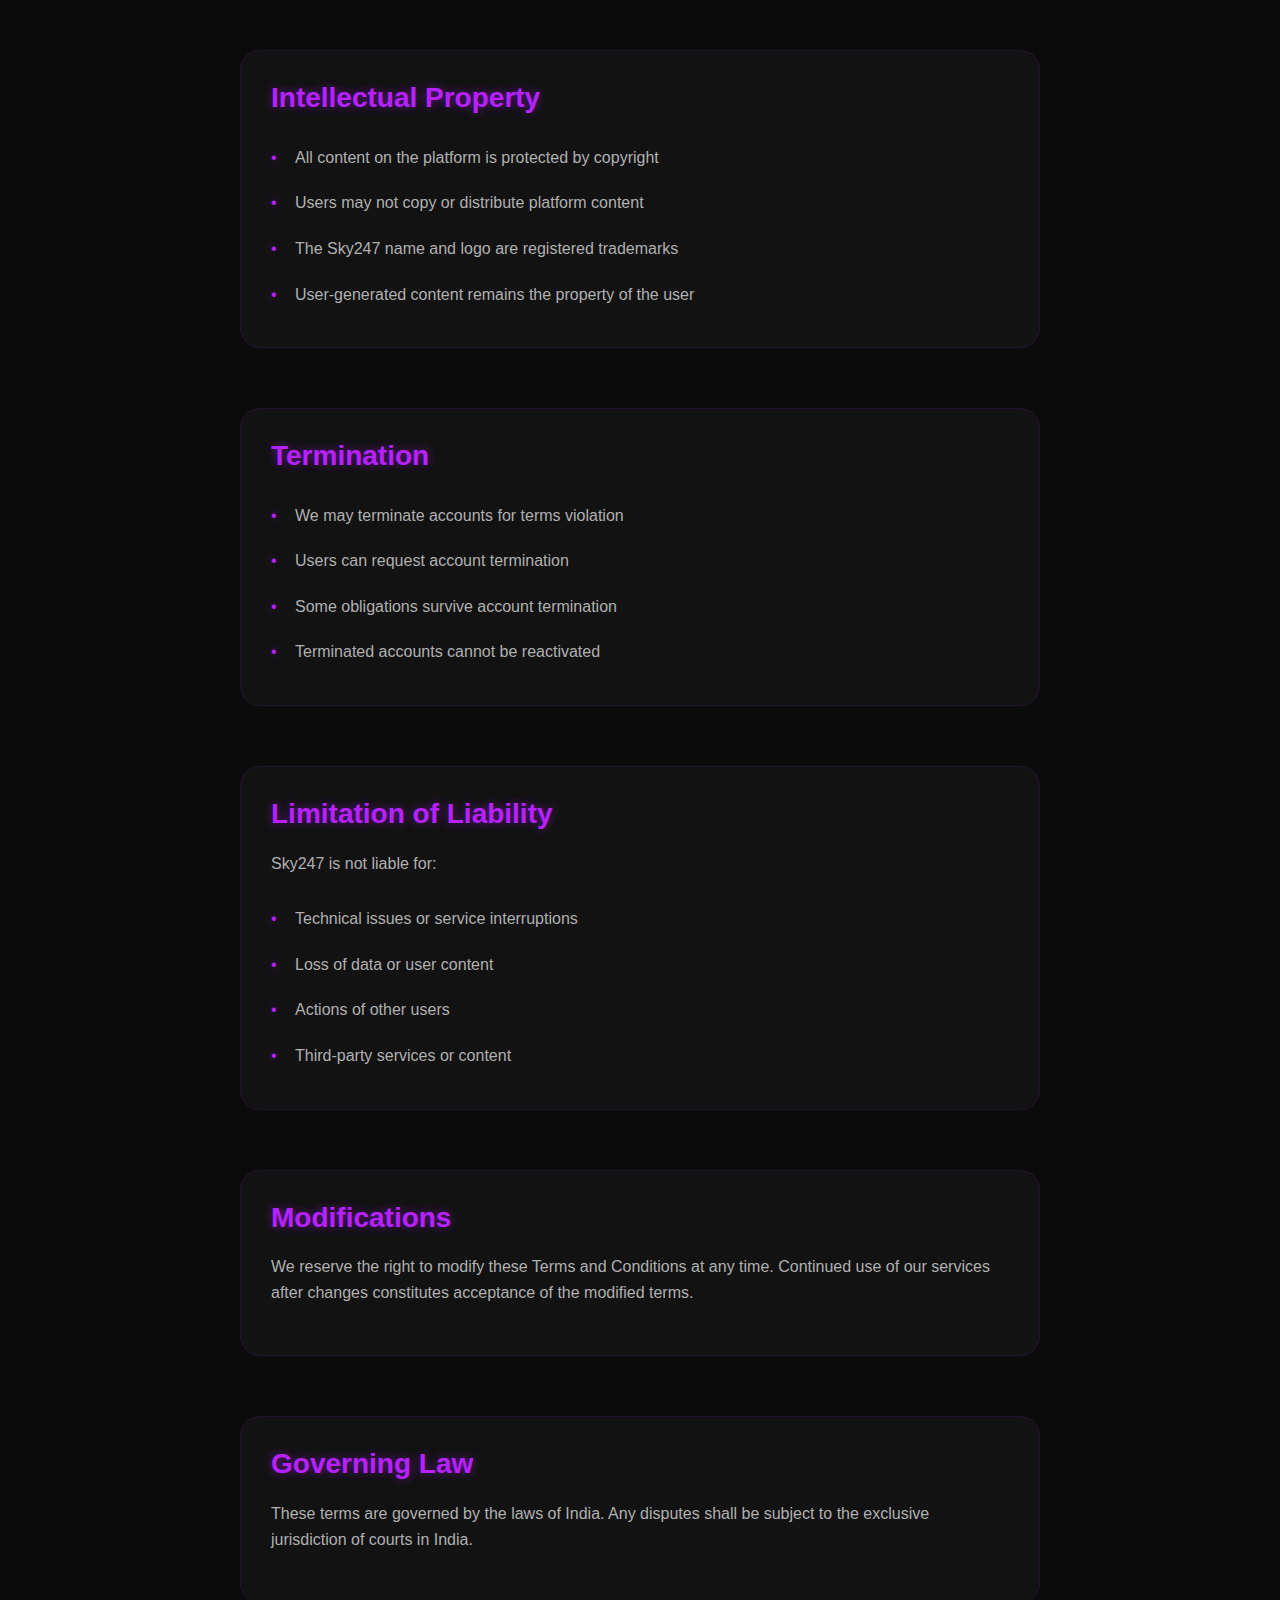
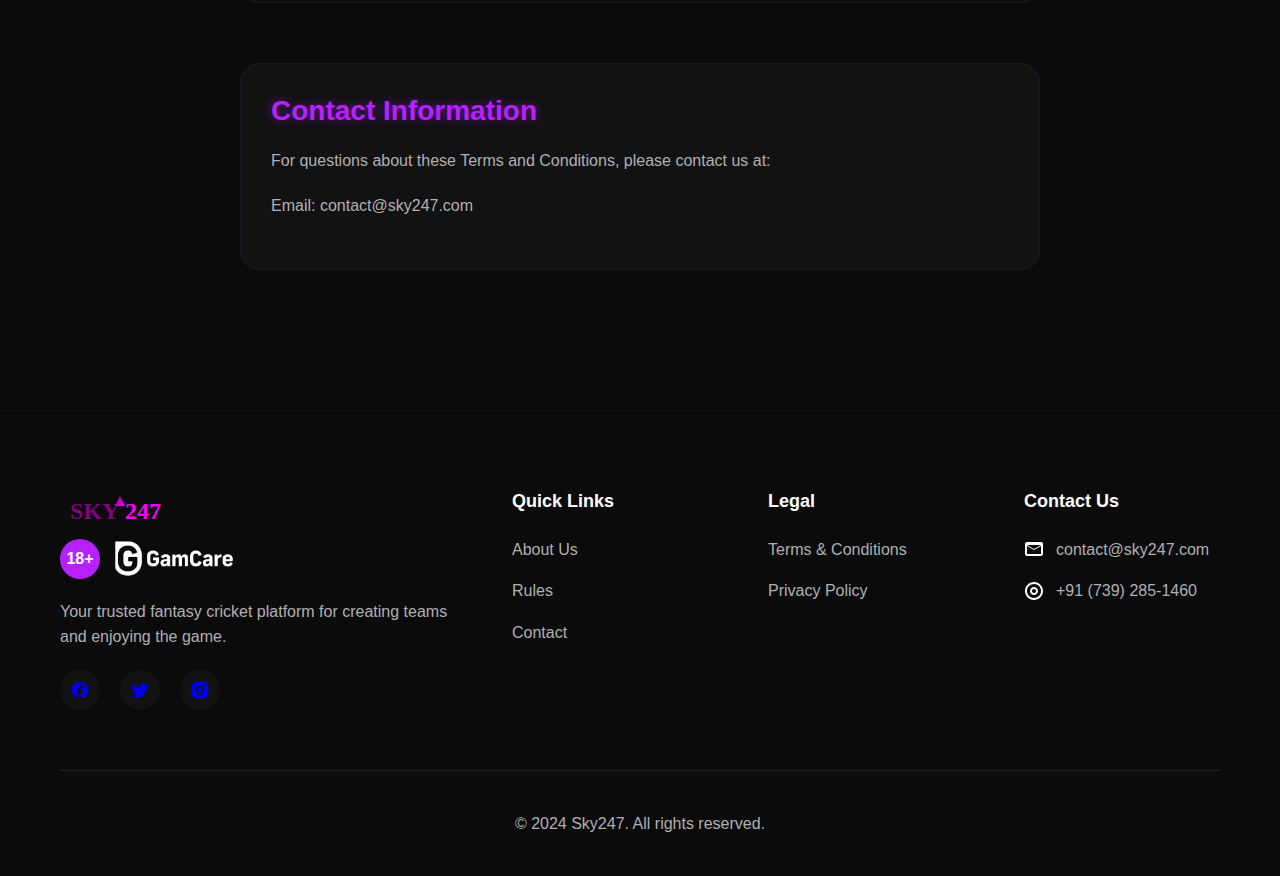
<file: terms-conditions.html>
<!DOCTYPE html>
<html lang="en">
<head>
    <meta charset="UTF-8">
    <meta name="viewport" content="width=device-width, initial-scale=1.0">
		<meta name="keywords" content="Sky247, Sky247 app, Sky247 apk, Sky247 download">
    <title>Terms & Conditions - Sky247 Fantasy Cricket</title>
    <meta name="description" content="Read Sky247's terms and conditions for using our fantasy cricket platform.">
    <link rel="stylesheet" href="css/style.css">
</head>
<body>
	<header class="header">
		<div class="container header__container">
				<a href="index.html" class="logo">
						<img src="img/logo.svg" alt="Sky247">
				</a>
				<nav class="nav">
						<ul class="nav__list">
								<li><a href="index.html" class="active">Home</a></li>
								<li><a href="about.html">About</a></li>
								<li><a href="rules.html">Rules</a></li>
								<li><a href="contacts.html">Contacts</a></li>
						</ul>
				</nav>
				<div class="burger-menu">
						<span></span>
						<span></span>
						<span></span>
				</div>
		</div>
</header>
    <main>
        <section class="page-header">
            <div class="container">
                <h1>Terms & Conditions</h1>
                <p>Last updated: March 2024</p>
            </div>
        </section>

        <section class="policy">
            <div class="container">
                <div class="policy__content">
                    <div class="policy__section">
                        <h2>Acceptance of Terms</h2>
                        <p>By accessing and using Sky247's fantasy cricket platform, you agree to be bound by these Terms and Conditions. If you do not agree with any part of these terms, please do not use our services.</p>
                    </div>

                    <div class="policy__section">
                        <h2>Eligibility</h2>
                        <ul>
                            <li>You must be at least 18 years old to use our services</li>
                            <li>You must be a resident of India</li>
                            <li>You must provide accurate and complete information during registration</li>
                            <li>You are responsible for maintaining the confidentiality of your account</li>
                        </ul>
                    </div>

                    <div class="policy__section">
                        <h2>User Conduct</h2>
                        <p>Users of Sky247 agree to:</p>
                        <ul>
                            <li>Comply with all applicable laws and regulations</li>
                            <li>Maintain appropriate behavior towards other users</li>
                            <li>Not engage in any form of cheating or manipulation</li>
                            <li>Not use automated systems or bots</li>
                            <li>Not share account credentials with others</li>
                        </ul>
                    </div>

                    <div class="policy__section">
                        <h2>Account Management</h2>
                        <ul>
                            <li>Each user is allowed only one account</li>
                            <li>Accounts are non-transferable</li>
                            <li>We reserve the right to suspend or terminate accounts that violate our terms</li>
                            <li>Users must verify their identity when requested</li>
                        </ul>
                    </div>

                    <div class="policy__section">
                        <h2>Platform Usage</h2>
                        <ul>
                            <li>Users must be 18 years or older</li>
                            <li>Access to the platform may be restricted in certain regions</li>
                            <li>Users are responsible for maintaining their account security</li>
                            <li>The platform may be updated or modified at any time</li>
                        </ul>
                    </div>

                    <div class="policy__section">
                        <h2>Fair Play Policy</h2>
                        <ul>
                            <li>Multiple accounts are not allowed</li>
                            <li>Team sharing between users is prohibited</li>
                            <li>Use of unfair advantages is not permitted</li>
                            <li>Violation of fair play rules may result in account suspension</li>
                        </ul>
                    </div>

                    <div class="policy__section">
                        <h2>Privacy & Data</h2>
                        <ul>
                            <li>We collect and process user data in accordance with our Privacy Policy</li>
                            <li>User information is protected using industry-standard security measures</li>
                            <li>Users can request their data or account deletion</li>
                            <li>We may share data with law enforcement when required by law</li>
                        </ul>
                    </div>

                    <div class="policy__section">
                        <h2>Contest Participation</h2>
                        <ul>
                            <li>Users can participate in multiple contests</li>
                            <li>Contest rules must be followed strictly</li>
                            <li>Decisions regarding contest results are final</li>
                            <li>We reserve the right to modify contest rules</li>
                        </ul>
                    </div>

                    <div class="policy__section">
                        <h2>Intellectual Property</h2>
                        <ul>
                            <li>All content on the platform is protected by copyright</li>
                            <li>Users may not copy or distribute platform content</li>
                            <li>The Sky247 name and logo are registered trademarks</li>
                            <li>User-generated content remains the property of the user</li>
                        </ul>
                    </div>

                    <div class="policy__section">
                        <h2>Termination</h2>
                        <ul>
                            <li>We may terminate accounts for terms violation</li>
                            <li>Users can request account termination</li>
                            <li>Some obligations survive account termination</li>
                            <li>Terminated accounts cannot be reactivated</li>
                        </ul>
                    </div>

                    <div class="policy__section">
                        <h2>Limitation of Liability</h2>
                        <p>Sky247 is not liable for:</p>
                        <ul>
                            <li>Technical issues or service interruptions</li>
                            <li>Loss of data or user content</li>
                            <li>Actions of other users</li>
                            <li>Third-party services or content</li>
                        </ul>
                    </div>

                    <div class="policy__section">
                        <h2>Modifications</h2>
                        <p>We reserve the right to modify these Terms and Conditions at any time. Continued use of our services after changes constitutes acceptance of the modified terms.</p>
                    </div>

                    <div class="policy__section">
                        <h2>Governing Law</h2>
                        <p>These terms are governed by the laws of India. Any disputes shall be subject to the exclusive jurisdiction of courts in India.</p>
                    </div>

                    <div class="policy__section">
                        <h2>Contact Information</h2>
                        <p>For questions about these Terms and Conditions, please contact us at:</p>
                        <p>Email: contact@sky247.com</p>
                    </div>
                </div>
            </div>
        </section>
    </main>

    <footer class="footer">
			<div class="container">
					<div class="footer__grid">
							<div class="footer__info">
									<img src="img/logo.svg" alt="Sky247" class="footer__logo">
									<div class="footer__certifications">
										<div class="age-restriction">18+</div>
										<a href="https://www.gamcare.org.uk/" target="_blank" class="footer__gamcare">
												<img src="img/logo-white.png" alt="GamCare">
										</a>
								</div>
									<p>Your trusted fantasy cricket platform for creating teams and enjoying the game.</p>
									<div class="footer__social">
											<a href="contacts.html"><svg width="24" height="24" viewBox="0 0 24 24">
													<path fill="currentColor" d="M22 12c0-5.52-4.48-10-10-10S2 6.48 2 12c0 4.84 3.44 8.87 8 9.8V15H8v-3h2V9.5C10 7.57 11.57 6 13.5 6H16v3h-2c-.55 0-1 .45-1 1v2h3v3h-3v6.95c5.05-.5 9-4.76 9-9.95z"/>
											</svg></a>
											<a href="contacts.html"><svg width="24" height="24" viewBox="0 0 24 24">
													<path fill="currentColor" d="M22.46 6c-.77.35-1.6.58-2.46.69.88-.53 1.56-1.37 1.88-2.38-.83.5-1.75.85-2.72 1.05C18.37 4.5 17.26 4 16 4c-2.35 0-4.27 1.92-4.27 4.29 0 .34.04.67.11.98C8.28 9.09 5.11 7.38 3 4.79c-.37.63-.58 1.37-.58 2.15 0 1.49.75 2.81 1.91 3.56-.71 0-1.37-.2-1.95-.5v.03c0 2.08 1.48 3.82 3.44 4.21a4.22 4.22 0 0 1-1.93.07 4.28 4.28 0 0 0 4 2.98 8.521 8.521 0 0 1-5.33 1.84c-.34 0-.68-.02-1.02-.06C3.44 20.29 5.7 21 8.12 21 16 21 20.33 14.46 20.33 8.79c0-.19 0-.37-.01-.56.84-.6 1.56-1.36 2.14-2.23z"/>
											</svg></a>
											<a href="contacts.html"><svg width="24" height="24" viewBox="0 0 24 24">
													<path fill="currentColor" d="M12 2c2.717 0 3.056.01 4.122.06 1.065.05 1.79.217 2.428.465.66.254 1.216.598 1.772 1.153a4.908 4.908 0 0 1 1.153 1.772c.247.637.415 1.363.465 2.428.047 1.066.06 1.405.06 4.122 0 2.717-.01 3.056-.06 4.122-.05 1.065-.218 1.79-.465 2.428a4.883 4.883 0 0 1-1.153 1.772 4.915 4.915 0 0 1-1.772 1.153c-.637.247-1.363.415-2.428.465-1.066.047-1.405.06-4.122.06-2.717 0-3.056-.01-4.122-.06-1.065-.05-1.79-.218-2.428-.465a4.89 4.89 0 0 1-1.772-1.153 4.904 4.904 0 0 1-1.153-1.772c-.248-.637-.415-1.363-.465-2.428C2.013 15.056 2 14.717 2 12c0-2.717.01-3.056.06-4.122.05-1.066.217-1.79.465-2.428a4.88 4.88 0 0 1 1.153-1.772A4.897 4.897 0 0 1 5.45 2.525c.638-.248 1.362-.415 2.428-.465C8.944 2.013 9.283 2 12 2zm0 5a5 5 0 1 0 0 10 5 5 0 0 0 0-10zm6.5-.25a1.25 1.25 0 1 0-2.5 0 1.25 1.25 0 0 0 2.5 0zM12 9a3 3 0 1 1 0 6 3 3 0 0 1 0-6z"/>
											</svg></a>
									</div>
							</div>
							<div class="footer__links">
									<h4>Quick Links</h4>
									<ul>
											<li><a href="about.html">About Us</a></li>
											<li><a href="rules.html">Rules</a></li>
											<li><a href="contacts.html">Contact</a></li>
									</ul>
							</div>
							<div class="footer__links">
									<h4>Legal</h4>
									<ul>
											<li><a href="terms-conditions.html">Terms & Conditions</a></li>
											<li><a href="privacy-policy.html">Privacy Policy</a></li>
									</ul>
							</div>
							<div class="footer__contact">
									<h4>Contact Us</h4>
									<ul>
											<li>
													<svg width="20" height="20" viewBox="0 0 20 20">
															<path fill="currentColor" d="M17 3H3c-1.1 0-2 .9-2 2v10c0 1.1.9 2 2 2h14c1.1 0 2-.9 2-2V5c0-1.1-.9-2-2-2zm0 12H3V7l7 4 7-4v8zm-7-5L3 6h14l-7 4z"/>
													</svg>
													<a href="mailto:contact@sky247.com">contact@sky247.com</a>
											</li>
											<li>
													<svg width="20" height="20" viewBox="0 0 20 20">
															<path fill="currentColor" d="M10 1C5.03 1 1 5.03 1 10s4.03 9 9 9 9-4.03 9-9-4.03-9-9-9zm0 2c3.87 0 7 3.13 7 7s-3.13 7-7 7-7-3.13-7-7 3.13-7 7-7zm0 3c-2.21 0-4 1.79-4 4s1.79 4 4 4 4-1.79 4-4-1.79-4-4-4zm0 2c1.1 0 2 .9 2 2s-.9 2-2 2-2-.9-2-2 .9-2 2-2z"/>
													</svg>
													<a href="tel:+917392851460">+91 (739) 285-1460</a>
											</li>
									</ul>
							</div>
					</div>
					<div class="footer__bottom">
							<p>&copy; 2024 Sky247. All rights reserved.</p>
					</div>
			</div>
	</footer>

    <script src="js/main.js"></script>
</body>
</html>
</file>
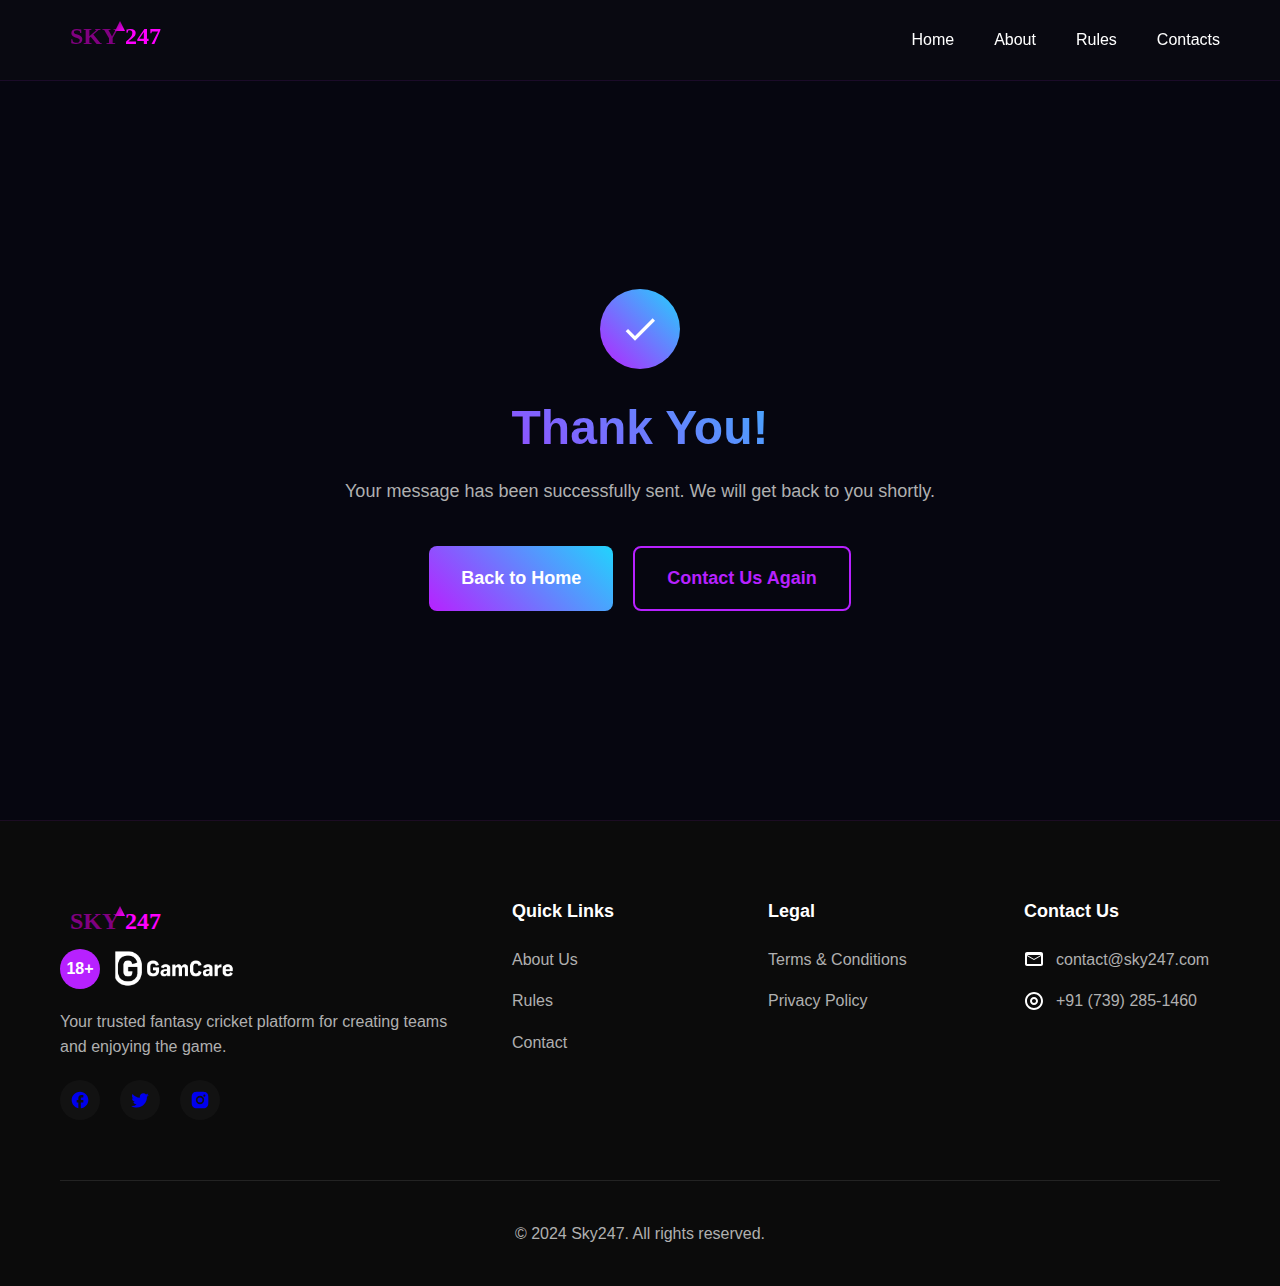
<file: thanks.html>
<!DOCTYPE html>
<html lang="en">
<head>
    <meta charset="UTF-8">
    <meta name="viewport" content="width=device-width, initial-scale=1.0">
		<meta name="keywords" content="Sky247, Sky247 app, Sky247 apk, Sky247 download">
    <title>Thank You - Sky247 Fantasy Cricket</title>
    <meta name="description" content="Thank you for contacting Sky247 fantasy cricket platform.">
    <link rel="stylesheet" href="css/style.css">
</head>
<body>
	<header class="header">
		<div class="container header__container">
				<a href="index.html" class="logo">
						<img src="img/logo.svg" alt="Sky247">
				</a>
				<nav class="nav">
						<ul class="nav__list">
								<li><a href="index.html">Home</a></li>
								<li><a href="about.html">About</a></li>
								<li><a href="rules.html">Rules</a></li>
								<li><a href="contacts.html">Contacts</a></li>
						</ul>
				</nav>
				<div class="burger-menu">
						<span></span>
						<span></span>
						<span></span>
				</div>
		</div>
</header>

    <main>
        <section class="thanks">
            <div class="container">
                <div class="thanks__content">
                    <div class="thanks__icon">
                        <svg viewBox="0 0 24 24">
                            <path d="M9 16.17L4.83 12l-1.42 1.41L9 19 21 7l-1.41-1.41L9 16.17z"/>
                        </svg>
                    </div>
                    <h1>Thank You!</h1>
                    <p>Your message has been successfully sent. We will get back to you shortly.</p>
                    <div class="thanks__buttons">
                        <a href="index.html" class="btn btn--primary btn--large">Back to Home</a>
                        <a href="contacts.html" class="btn btn--outline btn--large">Contact Us Again</a>
                    </div>
                </div>
            </div>
        </section>
    </main>

    <footer class="footer">
			<div class="container">
					<div class="footer__grid">
							<div class="footer__info">
									<img src="img/logo.svg" alt="Sky247" class="footer__logo">
									<div class="footer__certifications">
										<div class="age-restriction">18+</div>
										<a href="https://www.gamcare.org.uk/" target="_blank" class="footer__gamcare">
												<img src="img/logo-white.png" alt="GamCare">
										</a>
								</div>
									<p>Your trusted fantasy cricket platform for creating teams and enjoying the game.</p>
									<div class="footer__social">
											<a href="contacts.html"><svg width="24" height="24" viewBox="0 0 24 24">
													<path fill="currentColor" d="M22 12c0-5.52-4.48-10-10-10S2 6.48 2 12c0 4.84 3.44 8.87 8 9.8V15H8v-3h2V9.5C10 7.57 11.57 6 13.5 6H16v3h-2c-.55 0-1 .45-1 1v2h3v3h-3v6.95c5.05-.5 9-4.76 9-9.95z"/>
											</svg></a>
											<a href="contacts.html"><svg width="24" height="24" viewBox="0 0 24 24">
													<path fill="currentColor" d="M22.46 6c-.77.35-1.6.58-2.46.69.88-.53 1.56-1.37 1.88-2.38-.83.5-1.75.85-2.72 1.05C18.37 4.5 17.26 4 16 4c-2.35 0-4.27 1.92-4.27 4.29 0 .34.04.67.11.98C8.28 9.09 5.11 7.38 3 4.79c-.37.63-.58 1.37-.58 2.15 0 1.49.75 2.81 1.91 3.56-.71 0-1.37-.2-1.95-.5v.03c0 2.08 1.48 3.82 3.44 4.21a4.22 4.22 0 0 1-1.93.07 4.28 4.28 0 0 0 4 2.98 8.521 8.521 0 0 1-5.33 1.84c-.34 0-.68-.02-1.02-.06C3.44 20.29 5.7 21 8.12 21 16 21 20.33 14.46 20.33 8.79c0-.19 0-.37-.01-.56.84-.6 1.56-1.36 2.14-2.23z"/>
											</svg></a>
											<a href="contacts.html"><svg width="24" height="24" viewBox="0 0 24 24">
													<path fill="currentColor" d="M12 2c2.717 0 3.056.01 4.122.06 1.065.05 1.79.217 2.428.465.66.254 1.216.598 1.772 1.153a4.908 4.908 0 0 1 1.153 1.772c.247.637.415 1.363.465 2.428.047 1.066.06 1.405.06 4.122 0 2.717-.01 3.056-.06 4.122-.05 1.065-.218 1.79-.465 2.428a4.883 4.883 0 0 1-1.153 1.772 4.915 4.915 0 0 1-1.772 1.153c-.637.247-1.363.415-2.428.465-1.066.047-1.405.06-4.122.06-2.717 0-3.056-.01-4.122-.06-1.065-.05-1.79-.218-2.428-.465a4.89 4.89 0 0 1-1.772-1.153 4.904 4.904 0 0 1-1.153-1.772c-.248-.637-.415-1.363-.465-2.428C2.013 15.056 2 14.717 2 12c0-2.717.01-3.056.06-4.122.05-1.066.217-1.79.465-2.428a4.88 4.88 0 0 1 1.153-1.772A4.897 4.897 0 0 1 5.45 2.525c.638-.248 1.362-.415 2.428-.465C8.944 2.013 9.283 2 12 2zm0 5a5 5 0 1 0 0 10 5 5 0 0 0 0-10zm6.5-.25a1.25 1.25 0 1 0-2.5 0 1.25 1.25 0 0 0 2.5 0zM12 9a3 3 0 1 1 0 6 3 3 0 0 1 0-6z"/>
											</svg></a>
									</div>
							</div>
							<div class="footer__links">
									<h4>Quick Links</h4>
									<ul>
											<li><a href="about.html">About Us</a></li>
											<li><a href="rules.html">Rules</a></li>
											<li><a href="contacts.html">Contact</a></li>
									</ul>
							</div>
							<div class="footer__links">
									<h4>Legal</h4>
									<ul>
											<li><a href="terms-conditions.html">Terms & Conditions</a></li>
											<li><a href="privacy-policy.html">Privacy Policy</a></li>
									</ul>
							</div>
							<div class="footer__contact">
									<h4>Contact Us</h4>
									<ul>
											<li>
													<svg width="20" height="20" viewBox="0 0 20 20">
															<path fill="currentColor" d="M17 3H3c-1.1 0-2 .9-2 2v10c0 1.1.9 2 2 2h14c1.1 0 2-.9 2-2V5c0-1.1-.9-2-2-2zm0 12H3V7l7 4 7-4v8zm-7-5L3 6h14l-7 4z"/>
													</svg>
													<a href="mailto:contact@sky247.com">contact@sky247.com</a>
											</li>
											<li>
													<svg width="20" height="20" viewBox="0 0 20 20">
															<path fill="currentColor" d="M10 1C5.03 1 1 5.03 1 10s4.03 9 9 9 9-4.03 9-9-4.03-9-9-9zm0 2c3.87 0 7 3.13 7 7s-3.13 7-7 7-7-3.13-7-7 3.13-7 7-7zm0 3c-2.21 0-4 1.79-4 4s1.79 4 4 4 4-1.79 4-4-1.79-4-4-4zm0 2c1.1 0 2 .9 2 2s-.9 2-2 2-2-.9-2-2 .9-2 2-2z"/>
													</svg>
													<a href="tel:+917392851460">+91 (739) 285-1460</a>
											</li>
									</ul>
							</div>
					</div>
					<div class="footer__bottom">
							<p>&copy; 2024 Sky247. All rights reserved.</p>
					</div>
			</div>
	</footer>
    <script src="js/main.js"></script>
</body>
</html>
</file>
<file: css/style.css>
/* Reset and base styles */
* {
  margin: 0;
  padding: 0;
  box-sizing: border-box;
}

:root {
  --primary-color: rgb(183, 33, 255);
  --secondary-color: #21d4fd;
  --accent-color: #8a2be2;
  --dark-bg: #0b0b0b;
  --darker-bg: #060610;
  --text-primary: #ffffff;
  --text-secondary: #b0b0b0;
  --neon-glow: 0 0 10px rgba(183, 33, 255, 0.5);
  --gradient-primary: linear-gradient(45deg, #b721ff, #21d4fd);
  --transition: all 0.3s ease;
}

body {
  font-family: "Inter", sans-serif;
  background: var(--dark-bg);
  color: var(--text-primary);
  line-height: 1.6;
}

.container {
  max-width: 1200px;
  margin: 0 auto;
  padding: 0 20px;
}

h1,
h2,
h3,
h4,
h5,
h6 {
  font-weight: 700;
  line-height: 1.2;
}

h2 {
  font-size: 42px;
  margin-bottom: 40px;
  text-align: center;
}

/* Buttons */
.btn {
  display: inline-flex;
  align-items: center;
  justify-content: center;
  padding: 12px 24px;
  border-radius: 8px;
  font-weight: 600;
  text-decoration: none;
  transition: var(--transition);
  cursor: pointer;
  border: none;
}

.btn--primary {
  background: var(--gradient-primary);
  color: var(--text-primary);
}

.btn--primary:hover {
  box-shadow: var(--neon-glow);
  transform: translateY(-2px);
}

.btn--outline {
  border: 2px solid var(--primary-color);
  color: var(--primary-color);
  background: transparent;
}

.btn--outline:hover {
  background: var(--gradient-primary);
  color: var(--text-primary);
  border: 2px solid transparent;
}

.btn--large {
  padding: 16px 32px;
  font-size: 18px;
}

.btn--full {
  width: 100%;
}

.btn--block {
	display: flex;
	width: 200px;
	justify-self: center;
	align-self: center;
	margin: 0 auto;
	margin-top: 20px;
	margin-bottom: 20px;
}

/* Header */
.header {
  position: fixed;
  top: 0;
  left: 0;
  width: 100%;
  z-index: 1000;
  background: rgba(10, 10, 18, 0.95);
  backdrop-filter: blur(10px);
  border-bottom: 1px solid rgba(183, 33, 255, 0.1);
}

.header__container {
  display: flex;
  align-items: center;
  justify-content: space-between;
  height: 80px;
}

@media (max-width: 768px) {
  .header__container {
    height: 60px;
  }
}

.logo img {
  height: 40px;
}

.nav__list {
  display: flex;
  gap: 40px;
  list-style: none;
}

.nav__list a {
  color: var(--text-primary);
  text-decoration: none;
  font-weight: 500;
  transition: var(--transition);
}

.nav__list a:hover,
.nav__list a.active {
  color: var(--primary-color);
}

/* Hero Section */
.hero {
  padding: 160px 0 100px;
  background: radial-gradient(
    circle at center,
    rgba(183, 33, 255, 0.1) 0%,
    transparent 70%
  );
}

.hero__container {
  display: grid;
  grid-template-columns: 1fr 1fr;
  gap: 60px;
  align-items: center;
}

.hero__content h1 {
  font-size: 56px;
  margin-bottom: 24px;
  background: var(--gradient-primary);
  -webkit-background-clip: text;
  -webkit-text-fill-color: transparent;
}

.hero__content p {
  font-size: 20px;
  color: var(--text-secondary);
  margin-bottom: 40px;
}

.hero__buttons {
  display: flex;
  gap: 20px;
  margin-bottom: 60px;
}

.hero__stats {
  display: grid;
  grid-template-columns: repeat(3, 1fr);
  gap: 30px;
}

.stat {
  text-align: center;
}

.stat__number {
  display: block;
  font-size: 36px;
  font-weight: 700;
  color: var(--primary-color);
  margin-bottom: 8px;
}

.stat__label {
  color: var(--text-secondary);
  font-size: 16px;
}

.hero__image img {
  width: 100%;
  height: auto;
  border-radius: 20px;
  box-shadow: var(--neon-glow);
}

/* Features Section */
.features {
  padding: 100px 0;
  background: var(--darker-bg);
  position: relative;
  overflow: hidden;
}

.features::before {
  content: "";
  position: absolute;
  top: 0;
  left: 0;
  width: 100%;
  height: 100%;
  background: radial-gradient(
    circle at center,
    rgba(183, 33, 255, 0.1) 0%,
    transparent 70%
  );
  pointer-events: none;
}

.features__prism {
  display: flex;
  justify-content: center;
  flex-wrap: wrap;
  gap: 40px;
  margin-top: 60px;
}

.prism-card {
  width: 320px;
  height: 400px;
  perspective: 1000px;
}

.prism-card__inner {
  position: relative;
  width: 100%;
  height: 100%;
  transform-style: preserve-3d;
  transition: transform 0.8s cubic-bezier(0.4, 0, 0.2, 1);
}

.prism-card:hover .prism-card__inner {
  transform: rotateY(180deg);
}

.prism-card__front,
.prism-card__back {
  position: absolute;
  width: 100%;
  height: 100%;
  backface-visibility: hidden;
  border-radius: 20px;
  padding: 40px;
  background: rgba(255, 255, 255, 0.03);
  border: 1px solid rgba(183, 33, 255, 0.1);
  display: flex;
  flex-direction: column;
  align-items: center;
  justify-content: center;
  text-align: center;
}

.prism-card__front {
  background: linear-gradient(
    145deg,
    rgba(255, 255, 255, 0.05) 0%,
    rgba(255, 255, 255, 0.02) 100%
  );
  transform: rotateY(0deg);
}

.prism-card__back {
  background: linear-gradient(
    145deg,
    rgba(183, 33, 255, 0.1) 0%,
    rgba(33, 212, 253, 0.1) 100%
  );
  transform: rotateY(180deg);
}

.prism-card__icon {
  width: 80px;
  height: 80px;
  margin-bottom: 30px;
  color: var(--primary-color);
  position: relative;
}

.prism-card__icon::after {
  content: "";
  position: absolute;
  top: -10px;
  left: -10px;
  right: -10px;
  bottom: -10px;
  background: radial-gradient(
    circle at center,
    rgba(183, 33, 255, 0.2) 0%,
    transparent 70%
  );
  border-radius: 50%;
  z-index: -1;
  animation: pulse 2s infinite;
}

.prism-card__front h3 {
  font-size: 24px;
  color: var(--text-primary);
  margin: 0;
  position: relative;
}

.prism-card__front h3::after {
  content: "";
  position: absolute;
  bottom: -15px;
  left: 50%;
  transform: translateX(-50%);
  width: 40px;
  height: 2px;
  background: var(--gradient-primary);
}

.prism-card__back p {
  color: var(--text-secondary);
  margin-bottom: 30px;
  line-height: 1.6;
}

.prism-card__list {
  list-style: none;
  padding: 0;
  margin: 0;
  text-align: left;
  width: 100%;
}

.prism-card__list li {
  color: var(--text-secondary);
  padding: 10px 0;
  position: relative;
  padding-left: 25px;
  border-bottom: 1px solid rgba(183, 33, 255, 0.1);
}

.prism-card__list li:last-child {
  border-bottom: none;
}

.prism-card__list li::before {
  content: "→";
  position: absolute;
  left: 0;
  color: var(--primary-color);
}

.prism-card:hover {
  transform: translateY(-10px);
}

.prism-card:hover .prism-card__front,
.prism-card:hover .prism-card__back {
  box-shadow: var(--neon-glow);
}

@keyframes pulse {
  0% {
    transform: scale(1);
    opacity: 0.5;
  }
  50% {
    transform: scale(1.1);
    opacity: 0.2;
  }
  100% {
    transform: scale(1);
    opacity: 0.5;
  }
}

@media (max-width: 1200px) {
  .features__prism {
    gap: 30px;
  }

  .prism-card {
    width: 300px;
    height: 380px;
  }
}

@media (max-width: 768px) {
  .features__prism {
    gap: 20px;
  }

  .prism-card {
    width: 280px;
    height: 360px;
  }

  .prism-card__front,
  .prism-card__back {
    padding: 30px;
  }

  .prism-card__icon {
    width: 60px;
    height: 60px;
    margin-bottom: 20px;
  }
}

@media (max-width: 480px) {
  .prism-card {
    width: 100%;
    height: 340px;
  }
}

/* Live Matches Section */
.live-matches {
  padding: 100px 0;
  background: var(--darker-bg);
  position: relative;
  overflow: hidden;
}

.live-matches::before {
  content: "";
  position: absolute;
  top: 0;
  left: 0;
  width: 100%;
  height: 100%;
  background: radial-gradient(
    circle at center,
    rgba(0, 255, 136, 0.05) 0%,
    transparent 70%
  );
  pointer-events: none;
}

.section-header {
  display: flex;
  justify-content: space-between;
  align-items: center;
  margin-bottom: 40px;
}

.matches-slider {
  display: grid;
  grid-template-columns: repeat(3, 1fr);
  gap: 30px;
  margin: 0 -15px;
  padding: 15px;
}

.match-card {
  background: rgba(255, 255, 255, 0.03);
  border-radius: 20px;
  padding: 30px;
  border: 1px solid rgba(0, 255, 136, 0.1);
  transition: all 0.3s cubic-bezier(0.4, 0, 0.2, 1);
  backdrop-filter: blur(10px);
}

.match-card:hover {
  border-color: var(--primary-color);
  box-shadow: var(--neon-glow);
  transform: translateY(-5px);
}

.match-card__teams {
  display: flex;
  align-items: center;
  justify-content: space-between;
  margin-bottom: 24px;
}

.team {
  text-align: center;
  flex: 1;
}

.team img {
  width: 60px;
  height: 60px;
  border-radius: 50%;
  margin-bottom: 8px;
  border: 2px solid var(--primary-color);
  padding: 5px;
  background: rgba(255, 255, 255, 0.05);
  transition: all 0.3s ease;
}

.match-card:hover .team img {
  box-shadow: var(--neon-glow);
  transform: scale(1.05);
}

.team span {
  display: block;
  color: var(--text-color);
  font-weight: 600;
  font-size: 1.1rem;
}

.vs {
  font-weight: 700;
  color: var(--primary-color);
  font-size: 1.5rem;
  text-shadow: var(--neon-glow);
  margin: 0 15px;
}

.match-card__info {
  display: flex;
  justify-content: space-between;
  align-items: center;
  margin-bottom: 24px;
  padding: 10px 0;
  border-top: 1px solid rgba(0, 255, 136, 0.1);
  border-bottom: 1px solid rgba(0, 255, 136, 0.1);
}

.match-type {
  color: var(--text-secondary);
  font-size: 0.9rem;
}

.match-time {
  color: var(--primary-color);
  font-weight: 600;
  font-size: 0.9rem;
  padding: 4px 12px;
  border-radius: 20px;
  background: rgba(0, 255, 136, 0.1);
}

.match-card .btn--full {
  margin-top: auto;
}

/* Responsive styles for matches grid */
@media (max-width: 1200px) {
  .matches-slider {
    grid-template-columns: repeat(2, 1fr);
  }
}

@media (max-width: 768px) {
  .matches-slider {
    grid-template-columns: 1fr;
    gap: 20px;
  }

  .match-card {
    padding: 20px;
  }

  .team img {
    width: 50px;
    height: 50px;
  }

  .team span {
    font-size: 1rem;
  }

  .vs {
    font-size: 1.2rem;
    margin: 0 10px;
  }
}

/* How It Works Section */
.how-it-works {
  padding: 100px 0;
  background: var(--darker-bg);
}

.steps {
  display: grid;
  grid-template-columns: repeat(3, 1fr);
  gap: 40px;
}

@media (max-width: 768px) {
  .steps {
    grid-template-columns: 1fr;
    gap: 20px;
  }
}

.step-card {
  position: relative;
  background: rgba(255, 255, 255, 0.03);
  border-radius: 20px;
  padding: 40px;
  border: 1px solid rgba(183, 33, 255, 0.1);
  transition: var(--transition);
}

.step-card:hover {
  border-color: var(--primary-color);
  box-shadow: var(--neon-glow);
  transform: translateY(-10px);
}

.step-card__number {
  position: absolute;
  top: -20px;
  left: -20px;
  width: 40px;
  height: 40px;
  background: var(--primary-color);
  border-radius: 50%;
  display: flex;
  align-items: center;
  justify-content: center;
  font-weight: 700;
  color: var(--dark-bg);
}

.step-card__content {
  text-align: center;
  margin-bottom: 30px;
}

.step-card__content h3 {
  font-size: 24px;
  margin-bottom: 16px;
}

.step-card__content p {
  color: var(--text-secondary);
}

.step-card__image {
  width: 100%;
  height: auto;
  border-radius: 10px;
}

/* Testimonials Section */
.testimonials {
  padding: 100px 0;
  background: var(--darker-bg);
  position: relative;
  overflow: hidden;
}

.testimonials::before {
  content: "";
  position: absolute;
  top: 0;
  left: 0;
  width: 100%;
  height: 100%;
  background: radial-gradient(
    circle at center,
    rgba(0, 255, 136, 0.05) 0%,
    transparent 70%
  );
  pointer-events: none;
}

.testimonials-slider {
  position: relative;
  max-width: 1000px;
  margin: 60px auto 0;
  padding: 0 50px;
	overflow: hidden;
}

.testimonials-track {
  display: flex;
  transition: transform 0.5s cubic-bezier(0.4, 0, 0.2, 1);
  gap: 30px;
}

.testimonial-card {
  min-width: calc(33.333% - 20px);
  background: rgba(255, 255, 255, 0.03);
  border-radius: 20px;
  padding: 30px;
  border: 1px solid rgba(0, 255, 136, 0.1);
  transition: all 0.3s cubic-bezier(0.4, 0, 0.2, 1);
  backdrop-filter: blur(10px);
}

.testimonial-card:hover {
  border-color: var(--primary-color);
  box-shadow: var(--neon-glow);
  transform: translateY(-5px);
}

.testimonial-card__rating {
  color: var(--primary-color);
  font-size: 24px;
  margin-bottom: 20px;
  text-shadow: var(--neon-glow);
}

.testimonial-card__text {
  color: var(--text-secondary);
  font-size: 16px;
  line-height: 1.6;
  margin-bottom: 30px;
  font-style: italic;
}

.testimonial-card__author {
  display: flex;
  align-items: center;
  gap: 15px;
}

.testimonial-card__author img {
  width: 50px;
  height: 50px;
  border-radius: 50%;
  border: 2px solid var(--primary-color);
  padding: 2px;
  background: rgba(255, 255, 255, 0.05);
  transition: all 0.3s ease;
}

.testimonial-card:hover .testimonial-card__author img {
  box-shadow: var(--neon-glow);
  transform: scale(1.05);
}

.testimonial-card__author h4 {
  color: var(--text-color);
  font-size: 18px;
  margin-bottom: 5px;
}

.testimonial-card__author span {
  color: var(--primary-color);
  font-size: 14px;
}

.testimonials-nav {
  display: flex;
  align-items: center;
  justify-content: center;
  margin-top: 40px;
  gap: 30px;
}

.testimonials-nav__btn {
  width: 40px;
  height: 40px;
  border: 1px solid rgba(0, 255, 136, 0.1);
  border-radius: 50%;
  background: rgba(255, 255, 255, 0.03);
  cursor: pointer;
  display: flex;
  align-items: center;
  justify-content: center;
  transition: all 0.3s ease;
}

.testimonials-nav__btn svg {
  width: 24px;
  height: 24px;
  fill: var(--primary-color);
}

.testimonials-nav__btn:hover {
  border-color: var(--primary-color);
  box-shadow: var(--neon-glow);
  transform: scale(1.1);
}

.testimonials-dots {
  display: flex;
  gap: 10px;
}

.testimonials-dot {
  width: 10px;
  height: 10px;
  border-radius: 50%;
  background: rgba(255, 255, 255, 0.1);
  border: 1px solid rgba(0, 255, 136, 0.1);
  cursor: pointer;
  transition: all 0.3s ease;
}

.testimonials-dot.active {
  background: var(--primary-color);
  box-shadow: var(--neon-glow);
}

/* Responsive styles for testimonials */
@media (max-width: 1200px) {
  .testimonial-card {
    min-width: calc(50% - 15px);
  }
}

@media (max-width: 768px) {
  .testimonials-slider {
    padding: 0 20px;
  }

  .testimonial-card {
    min-width: 100%;
  }

  .testimonial-card__text {
  font-size: 14px;
}

  .testimonial-card__author img {
    width: 40px;
    height: 40px;
  }

  .testimonial-card__author h4 {
    font-size: 16px;
  }

  .testimonials-nav {
    margin-top: 30px;
  }
}

/* Download App Section */
.download-app {
  padding: 100px 0;
  background: var(--darker-bg);
}

.download-app .container {
  display: grid;
  grid-template-columns: 1fr 1fr;
  gap: 60px;
  align-items: center;
}

.download-app__content {
  max-width: 500px;
}

.download-app__content h2 {
  text-align: left;
  margin-bottom: 24px;
}

.download-app__content p {
  color: var(--text-secondary);
  font-size: 18px;
  margin-bottom: 40px;
}

.download-app__buttons {
  display: flex;
  gap: 30px;
  align-items: center;
}

.qr-code {
  text-align: center;
}

.qr-code img {
  width: 120px;
  height: 120px;
  margin-bottom: 8px;
}

.qr-code span {
  color: var(--text-secondary);
  font-size: 14px;
}

.download-app__image img {
  width: 100%;
  height: auto;
  border-radius: 20px;
  box-shadow: var(--neon-glow);
}

/* Footer */
.footer {
  padding: 80px 0 40px;
  border-top: 1px solid rgba(183, 33, 255, 0.1);
}

.footer__grid {
  display: grid;
  grid-template-columns: 2fr repeat(3, 1fr);
  gap: 60px;
  margin-bottom: 60px;
}

.footer__info p {
  color: var(--text-secondary);
  margin: 20px 0;
}

.footer__social {
  display: flex;
  gap: 20px;
}

.footer__social a {
  width: 40px;
  height: 40px;
  border-radius: 50%;
  background: rgba(255, 255, 255, 0.03);
  display: flex;
  align-items: center;
  justify-content: center;
  transition: var(--transition);
}

.footer__social a:hover {
  background: var(--gradient-primary);
}

.footer__social svg {
  width: 20px;
  height: 20px;
  fill: var(--text-primary);
}

.footer h4 {
  font-size: 18px;
  margin-bottom: 24px;
}

.footer__links ul {
  list-style: none;
}

.footer__links li {
  margin-bottom: 16px;
}

.footer__links a {
  color: var(--text-secondary);
  text-decoration: none;
  transition: var(--transition);
}

.footer__links a:hover {
  color: var(--primary-color);
}

.footer__contact ul {
  list-style: none;
}

.footer__contact li {
  display: flex;
  align-items: center;
  gap: 12px;
  margin-bottom: 16px;
}

.footer__contact svg {
  width: 20px;
  height: 20px;
  fill: var(--primary-color);
}

.footer__contact a {
  color: var(--text-secondary);
  text-decoration: none;
  transition: var(--transition);
}

.footer__contact a:hover {
  color: var(--primary-color);
}

.footer__bottom {
  display: flex;
	width: 100%;
  justify-content: center;
  align-items: center;
  padding-top: 40px;
  border-top: 1px solid rgba(255, 255, 255, 0.1);
}

.footer__bottom p {
  color: var(--text-secondary);
}

.footer__certifications {
  display: flex;
  align-items: center;
  gap: 15px;
}

.footer__gamcare {
  display: flex;
  align-items: center;
}

.footer__gamcare img {
  height: 40px;
  width: auto;
}

.age-restriction {
  width: 40px;
  height: 40px;
  background: var(--primary-color);
  border-radius: 50%;
  display: flex;
  align-items: center;
  justify-content: center;
  font-weight: bold;
  font-size: 16px;
  color: var(--text-primary);
}

@media (max-width: 768px) {
  .footer__bottom {
    flex-direction: column;
    gap: 20px;
    text-align: center;
  }

  .footer__certifications {
    justify-content: center;
  }

  .footer__gamcare img {
    height: 30px;
  }

  .age-restriction {
    width: 30px;
    height: 30px;
    font-size: 14px;
  }
}

/* Mobile Menu */
.burger-menu {
  display: none;
  flex-direction: column;
  gap: 6px;
  cursor: pointer;
  padding: 10px;
  z-index: 1001;
}

.burger-menu span {
  width: 24px;
  height: 2px;
  background: var(--text-primary);
  transition: var(--transition);
}

.burger-menu.active span:nth-child(1) {
  transform: translateY(8px) rotate(45deg);
}

.burger-menu.active span:nth-child(2) {
  opacity: 0;
}

.burger-menu.active span:nth-child(3) {
  transform: translateY(-8px) rotate(-45deg);
}

.about-grid {
  display: grid;
  grid-template-columns: repeat(3, 1fr);
  gap: 30px;
  margin-bottom: 80px;
}

@media (max-width: 768px) {
  .burger-menu {
    display: flex;
  }

  .nav {
    position: fixed;
    top: 0;
    right: -100%;
    width: 100%;
    height: 105vh;
    background: var(--darker-bg);
    padding: 80px 20px 20px;
    transition: 0.3s ease;
    z-index: 1000;
    display: flex;
    flex-direction: column;
  }

  .nav.active {
    right: 0;
    box-shadow: -5px 0 15px rgba(0, 0, 0, 0.3);
  }

  .nav__list {
    flex-direction: column;
    gap: 20px;
    margin-bottom: 30px;
  }

  .nav__download {
    margin-top: auto;
    text-align: center;
    padding: 20px 0;
    border-top: 1px solid rgba(255, 255, 255, 0.1);
  }

  .header__buttons {
    display: none;
  }

  body.no-scroll {
    overflow: hidden;
  }

  .nav::before {
    content: "";
    position: fixed;
    top: 0;
    left: 0;
    width: 100%;
    height: 100%;
    background: rgba(0, 0, 0, 0.5);
    opacity: 0;
    visibility: hidden;
    transition: 0.3s ease;
    z-index: -1;
  }

  .nav.active::before {
    opacity: 1;
    visibility: visible;
  }
}

/* Media Queries */
@media (max-width: 1200px) {
  .container {
    padding: 0 40px;
  }

  h2 {
    font-size: 36px;
  }

  .hero__content h1 {
    font-size: 48px;
  }

  .features__prism {
    gap: 30px;
  }

  .prism-card {
    width: 300px;
    height: 380px;
  }
}

@media (max-width: 992px) {
  .hero__container,
  .download-app .container {
    grid-template-columns: 1fr;
    text-align: center;
  }

  .hero__content {
    order: 1;
  }

  .hero__image {
    order: 2;
  }

  .hero__buttons {
    justify-content: center;
  }

  .download-app__content {
    max-width: 100%;
  }

  .download-app__buttons {
    justify-content: center;
  }

  .footer__grid {
    grid-template-columns: repeat(2, 1fr);
  }
}

@media (max-width: 768px) {
  .container {
    padding: 0 20px;
  }

  h2 {
    font-size: 32px;
  }

  .hero {
    padding: 120px 0 60px;
  }

  .hero__content h1 {
    font-size: 36px;
  }

  .hero__content p {
    font-size: 18px;
  }

  .hero__buttons {
    flex-direction: column;
  }

  .features__prism {
    gap: 20px;
  }

  .prism-card {
    width: 280px;
    height: 360px;
  }

  .prism-card__front,
  .prism-card__back {
    padding: 30px;
  }

  .prism-card__icon {
    width: 60px;
    height: 60px;
    margin-bottom: 20px;
  }

  .footer__bottom {
    flex-direction: column;
    gap: 20px;
    text-align: center;
  }

  .about-grid {
    grid-template-columns: 1fr;
    gap: 2rem;
  }

  .about-card {
    padding: 1.5rem;
    text-align: center;
  }

  .about-card__icon {
    margin: 0 auto 1rem;
    width: 48px;
    height: 48px;
  }

  .about-card h3 {
    font-size: 1.25rem;
    margin-bottom: 0.75rem;
  }

  .about-card p {
    font-size: 0.9rem;
    line-height: 1.5;
  }

  .how-it-works__grid {
    grid-template-columns: 1fr;
    gap: 2rem;
  }

  .how-it-works__item {
    padding: 1.5rem;
    text-align: center;
  }

  .how-it-works__icon {
    margin: 0 auto 1rem;
    width: 48px;
    height: 48px;
  }

  .how-it-works__item h3 {
    font-size: 1.25rem;
    margin-bottom: 0.75rem;
  }

  .how-it-works__item p {
    font-size: 0.9rem;
    line-height: 1.5;
  }

  .how-it-works__number {
    font-size: 1.5rem;
    top: 1rem;
    right: 1rem;
  }
}


@media (max-width: 480px) {
  .stat__number {
    font-size: 28px;
  }

  .feature-card,
  .match-card,
  .testimonial-card,
  .step-card {
    padding: 20px;
  }

  .footer__grid {
    grid-template-columns: 1fr;
  }

  .about-card {
    padding: 1.25rem;
  }

  .about-card__icon {
    width: 40px;
    height: 40px;
  }

  .about-card h3 {
    font-size: 1.1rem;
  }

  .how-it-works__item {
    padding: 1.25rem;
  }

  .how-it-works__icon {
    width: 40px;
    height: 40px;
  }

  .how-it-works__item h3 {
    font-size: 1.1rem;
  }

  .how-it-works__number {
    font-size: 1.25rem;
  }
}

.nav.active .nav__list {
  display: flex;
  flex-direction: column;
  align-items: center;
  gap: 30px;
}

.nav.active .nav__list a {
  font-size: 24px;
}

/* Animations */
@keyframes float {
  0% {
    transform: translateY(0);
  }
  50% {
    transform: translateY(-20px);
  }
  100% {
    transform: translateY(0);
  }
}

.hero__image {
  animation: float 6s ease-in-out infinite;
}

/* Scroll Animations */
.fade-in {
  opacity: 0;
  transform: translateY(20px);
  transition: opacity 0.6s ease, transform 0.6s ease;
}

.fade-in.visible {
  opacity: 1;
  transform: translateY(0);
}

/* Custom Scrollbar */
::-webkit-scrollbar {
  width: 10px;
}

::-webkit-scrollbar-track {
  background: var(--darker-bg);
}

::-webkit-scrollbar-thumb {
  background: var(--primary-color);
  border-radius: 5px;
}

::-webkit-scrollbar-thumb:hover {
  background: #8a2be2;
}

/* About Page Styles */
.about-hero {
  padding: 160px 0 100px;
  background: linear-gradient(180deg, var(--darker-bg) 0%, var(--dark-bg) 100%);
  position: relative;
  overflow: hidden;
}

.about-hero::before {
  content: "";
  position: absolute;
  top: 0;
  left: 0;
  width: 100%;
  height: 100%;
  background: radial-gradient(
    circle at center,
    rgba(183, 33, 255, 0.1) 0%,
    rgba(33, 212, 253, 0.1) 100%
  );
  pointer-events: none;
}

.about-hero .container {
  display: grid;
  grid-template-columns: 1fr 1fr;
  gap: 60px;
  align-items: center;
}

.about-hero__content {
  position: relative;
  z-index: 1;
}

.about-hero__content h1 {
  font-size: 48px;
  margin-bottom: 24px;
  background: var(--gradient-primary);
  -webkit-background-clip: text;
  -webkit-text-fill-color: transparent;
}

.about-hero__content p {
  font-size: 20px;
  color: var(--text-secondary);
  margin-bottom: 40px;
  line-height: 1.6;
}

.about-hero__stats {
  display: grid;
  grid-template-columns: repeat(3, 1fr);
  gap: 30px;
}

.about-stat {
  background: rgba(255, 255, 255, 0.03);
  border-radius: 16px;
  padding: 24px;
  text-align: center;
  border: 1px solid rgba(183, 33, 255, 0.1);
  transition: all 0.3s ease;
}

.about-stat:hover {
  border-color: var(--primary-color);
  transform: translateY(-5px);
  box-shadow: var(--neon-glow);
}

.about-stat__number {
  font-size: 36px;
  font-weight: 700;
  color: var(--primary-color);
  display: block;
  margin-bottom: 8px;
  text-shadow: var(--neon-glow);
}

.about-stat__label {
  color: var(--text-secondary);
  font-size: 16px;
}

.about-hero__image {
  position: relative;
  z-index: 1;
}

.about-hero__image img {
  width: 100%;
  height: auto;
  border-radius: 20px;
  box-shadow: var(--neon-glow);
}

.about-content {
  padding: 100px 0;
  background: var(--dark-bg);
}

.about-card {
  background: rgba(255, 255, 255, 0.03);
  border-radius: 16px;
  padding: 32px;
  border: 1px solid rgba(183, 33, 255, 0.1);
  transition: all 0.3s ease;
}

.about-card:hover {
  border-color: var(--primary-color);
  transform: translateY(-5px);
  box-shadow: var(--neon-glow);
}

.about-card h3 {
  font-size: 24px;
  color: var(--primary-color);
  margin-bottom: 20px;
  text-shadow: var(--neon-glow);
}

.about-card p {
  color: var(--text-secondary);
  line-height: 1.6;
}

.team {
  padding: 100px 0;
  background: var(--darker-bg);
}

.team__grid {
  display: grid;
  grid-template-columns: repeat(3, 1fr);
  gap: 30px;
  margin-top: 60px;
}

@media (max-width: 768px) {
  .team__grid {
    grid-template-columns: 1fr;
  }
}

.team-card {
  background: rgba(255, 255, 255, 0.03);
  border-radius: 16px;
  padding: 32px;
  text-align: center;
  border: 1px solid rgba(183, 33, 255, 0.1);
  transition: all 0.3s ease;
}

.team-card:hover {
  border-color: var(--primary-color);
  transform: translateY(-5px);
  box-shadow: var(--neon-glow);
}

.team-card__image {
  width: 120px;
  height: 120px;
  margin: 0 auto 24px;
  border-radius: 50%;
  overflow: hidden;
  border: 2px solid var(--primary-color);
}

.team-card__image img {
  width: 100%;
  height: 100%;
  object-fit: cover;
}

.team-card h3 {
  font-size: 24px;
  color: var(--text-primary);
  margin-bottom: 8px;
}

.team-card span {
  display: block;
  color: var(--primary-color);
  font-size: 16px;
  margin-bottom: 16px;
}

.team-card p {
  color: var(--text-secondary);
  line-height: 1.6;
}

.partnerships {
  padding: 100px 0;
  background: var(--darker-bg);
  position: relative;
  overflow: hidden;
}

.partnerships::before {
  content: "";
  position: absolute;
  top: 0;
  left: 0;
  width: 100%;
  height: 100%;
  background: radial-gradient(
    circle at center,
    rgba(183, 33, 255, 0.1) 0%,
    transparent 70%
  );
  pointer-events: none;
}

.partnerships__honeycomb {
  display: flex;
  flex-wrap: wrap;
  justify-content: center;
  margin: 50px -15px;
  padding: 15px;
}

.honeycomb-cell {
  width: 300px;
  height: 260px;
  margin: 15px;
  position: relative;
  clip-path: polygon(50% 0%, 100% 25%, 100% 75%, 50% 100%, 0% 75%, 0% 25%);
  transition: transform 0.4s ease;
  perspective: 1000px;
}

.honeycomb-content {
  width: 100%;
  height: 100%;
  position: relative;
  transition: transform 0.8s;
  transform-style: preserve-3d;
}

.honeycomb-cell:hover .honeycomb-content {
  transform: rotateY(180deg);
}

.honeycomb-front,
.honeycomb-back {
  position: absolute;
  width: 100%;
  height: 100%;
  backface-visibility: hidden;
  display: flex;
  flex-direction: column;
  align-items: center;
  justify-content: center;
  padding: 20px;
  background: rgba(255, 255, 255, 0.03);
  border: 1px solid rgba(183, 33, 255, 0.1);
}

.honeycomb-front {
  background: linear-gradient(
    145deg,
    rgba(255, 255, 255, 0.05) 0%,
    rgba(255, 255, 255, 0.02) 100%
  );
	transform: rotateY(0deg);
}

.honeycomb-back {
  background: linear-gradient(
    145deg,
    rgba(183, 33, 255, 0.1) 0%,
    rgba(33, 212, 253, 0.1) 100%
  );
  transform: rotateY(180deg);
  text-align: center;
}

.honeycomb-front img {
  width: 80px;
  height: 80px;
  border-radius: 50%;
  margin-bottom: 15px;
  border: 2px solid var(--primary-color);
  padding: 5px;
  background: rgba(255, 255, 255, 0.03);
  transition: all 0.3s ease;
  object-fit: cover;
}

.honeycomb-front h3 {
  font-size: 18px;
  color: var(--text-primary);
  margin: 0;
  text-align: center;
}

.honeycomb-back p {
  color: var(--text-secondary);
  font-size: 14px;
  margin-bottom: 20px;
  line-height: 1.4;
  text-align: center;
}

.honeycomb-back .btn--small {
  padding: 8px 16px;
  font-size: 14px;
}

.honeycomb-cell:hover {
  transform: translateY(-5px);
}

.honeycomb-cell:hover img {
  transform: scale(1.1);
  box-shadow: var(--neon-glow);
}

@media (max-width: 1200px) {
  .honeycomb-cell {
    width: 280px;
    height: 242px;
  }
}

@media (max-width: 768px) {
  .honeycomb-cell {
    width: 240px;
    height: 208px;
  }

  .honeycomb-front img {
    width: 60px;
    height: 60px;
  }

  .honeycomb-front h3 {
    font-size: 16px;
  }

  .honeycomb-back p {
    font-size: 12px;
    margin-bottom: 15px;
  }
}

@media (max-width: 480px) {
  .honeycomb-cell {
    width: 200px;
    height: 173px;
  }
}

/* Rules Page Styles */
.rules-hero {
  padding: 160px 0 100px;
  background: linear-gradient(180deg, var(--darker-bg) 0%, var(--dark-bg) 100%);
  position: relative;
  overflow: hidden;
}

.rules-hero::before {
  content: '';
  position: absolute;
  top: 0;
  left: 0;
  width: 100%;
  height: 100%;
  background: radial-gradient(circle at center, rgba(183, 33, 255, 0.1) 0%, rgba(33, 212, 253, 0.1) 100%);
  pointer-events: none;
}

.rules-hero .container {
  display: grid;
  grid-template-columns: 1fr 1fr;
  gap: 60px;
  align-items: center;
}

.rules-hero__content {
  text-align: left;
  position: relative;
  z-index: 2;
}

.rules-hero__content h1 {
  font-size: 48px;
  margin-bottom: 24px;
  color: var(--primary-color);
  text-shadow: 0 0 20px rgba(183, 33, 255, 0.5);
}

.rules-hero__content p {
  font-size: 20px;
  color: var(--text-secondary);
  margin-bottom: 40px;
}

.rules-hero__stats {
  display: grid;
  grid-template-columns: repeat(3, 1fr);
  gap: 24px;
  position: relative;
  z-index: 2;
  backdrop-filter: blur(10px);
  background: rgba(255, 255, 255, 0.03);
  padding: 30px;
  border-radius: 24px;
  border: 1px solid rgba(183, 33, 255, 0.1);
}

.rules-hero__image {
  position: relative;
  z-index: 1;
}

.rules-hero__image img {
  width: 100%;
  height: auto;
  border-radius: 24px;
  box-shadow: 0 0 50px rgba(183, 33, 255, 0.2);
  transition: transform 0.3s ease;
}

.rules-hero__image:hover img {
  transform: scale(1.02);
}

.rules-stat {
  text-align: center;
  padding: 20px;
  border-radius: 16px;
  transition: all 0.3s ease;
  position: relative;
}

.rules-stat::after {
  content: '';
  position: absolute;
  inset: 0;
  border-radius: 16px;
  padding: 1px;
  background: linear-gradient(45deg, var(--primary-color), var(--secondary-color));
  -webkit-mask: 
      linear-gradient(#fff 0 0) content-box, 
      linear-gradient(#fff 0 0);
  -webkit-mask-composite: xor;
  mask-composite: exclude;
  opacity: 0;
  transition: opacity 0.3s ease;
}

.rules-stat:hover::after {
  opacity: 1;
}

.rules-stat__number {
  font-size: 36px;
  font-weight: 700;
  color: var(--primary-color);
  display: block;
  margin-bottom: 8px;
  text-shadow: var(--neon-glow);
}

.rules-stat__label {
  color: var(--text-secondary);
  font-size: 16px;
}

.rules {
  padding: 80px 0;
  background: var(--dark-bg);
}

.rules__content {
  max-width: 1200px;
  margin: 0 auto;
}

.rules-grid {
  display: grid;
  grid-template-columns: repeat(3, 1fr);
  gap: 32px;
  margin-bottom: 64px;
}

.rule-card {
  background: rgba(255, 255, 255, 0.03);
  border-radius: 16px;
  padding: 32px;
  transition: all 0.3s ease;
  border: 1px solid rgba(183, 33, 255, 0.1);
  height: 100%;
}

.rule-card:hover {
  transform: translateY(-5px);
  border-color: var(--primary-color);
  box-shadow: var(--neon-glow);
}

.rule-card h3 {
  font-size: 24px;
  color: var(--primary-color);
  margin-bottom: 24px;
  text-shadow: var(--neon-glow);
}

.rule-content {
  color: var(--text-secondary);
}

.rule-content p {
  margin-bottom: 16px;
  line-height: 1.6;
}

.rule-content ul {
  list-style: none;
  padding: 0;
}

.rule-content li {
  margin-bottom: 12px;
  padding-left: 24px;
  position: relative;
  line-height: 1.4;
}

.rule-content li::before {
  content: '•';
  color: var(--primary-color);
  position: absolute;
  left: 0;
  text-shadow: var(--neon-glow);
}

.points-table {
  margin-top: 24px;
}

.points-table ul {
  list-style: none;
  padding: 0;
}

.points-table li {
  padding: 12px 16px;
  border-bottom: 1px solid rgba(183, 33, 255, 0.1);
  color: var(--text-secondary);
  display: flex;
  justify-content: space-between;
  align-items: center;
  transition: all 0.3s ease;
}

.points-table li:hover {
  background: rgba(183, 33, 255, 0.05);
}

.points-table li:last-child {
  border-bottom: none;
}

.points-table li span {
  color: var(--primary-color);
  font-weight: 600;
}

.rules-section {
  margin-bottom: 80px;
}

.rules-section h2 {
  text-align: center;
  font-size: 36px;
  margin-bottom: 40px;
  color: var(--text-primary);
}

.rules-faq {
  max-width: 800px;
  margin: 0 auto;
}

.faq-list {
  display: flex;
  flex-direction: column;
  gap: 24px;
}

.faq-item {
  background: rgba(255, 255, 255, 0.03);
  border-radius: 16px;
  border: 1px solid rgba(183, 33, 255, 0.1);
  overflow: hidden;
  transition: all 0.3s ease;
}

.faq-item:hover {
  border-color: var(--primary-color);
  box-shadow: var(--neon-glow);
}

.faq-question {
  padding: 24px;
  display: flex;
  justify-content: space-between;
  align-items: center;
  cursor: pointer;
  color: var(--text-primary);
  font-weight: 600;
	transition: all 0.3s ease;
}

.faq-toggle {
  color: var(--primary-color);
  font-size: 24px;
  transition: transform 0.3s ease;
}

.faq-item.active .faq-toggle {
  transform: rotate(45deg);
}

.faq-answer {
  padding: 0 24px 24px;
  color: var(--text-secondary);
  display: none;
}

.faq-item.active .faq-answer {
  display: block;
}

@media (max-width: 1200px) {
  .rules-hero__content h1 {
    font-size: 42px;
  }

  .rules-hero__stats {
    gap: 20px;
    padding: 24px;
  }

  .rules-grid {
    grid-template-columns: repeat(2, 1fr);
  }
}

@media (max-width: 992px) {
  .rules-hero .container {
    grid-template-columns: 1fr;
    gap: 40px;
  }

  .rules-hero__content {
    text-align: center;
    order: 1;
  }

  .rules-hero__image {
    order: 2;
    max-width: 600px;
    margin: 0 auto;
  }
}

@media (max-width: 768px) {
  .rules-hero {
    padding: 120px 0 60px;
  }

  .rules-hero__content h1 {
    font-size: 36px;
  }

  .rules-hero__content p {
    font-size: 18px;
  }

  .rules-hero__stats {
    grid-template-columns: 1fr;
    gap: 16px;
    padding: 20px;
  }

  .rules-grid {
    grid-template-columns: 1fr;
    padding: 0 20px;
  }

  .rule-card {
    padding: 24px;
  }

  .rules-section h2 {
    font-size: 28px;
    padding: 0 20px;
  }

  .faq-list {
    padding: 0 20px;
  }
}

@media (max-width: 480px) {
  .rules-hero {
    padding: 100px 0 40px;
  }

  .rules-hero__content h1 {
    font-size: 28px;
  }

  .rules-hero__stats {
    padding: 16px;
  }

  .rules-stat {
    padding: 16px;
  }

  .rules-stat__number {
    font-size: 28px;
  }

  .rule-card h3 {
    font-size: 20px;
  }

  .faq-question {
    padding: 16px;
    font-size: 16px;
  }

  .faq-answer {
    padding: 0 16px 16px;
  }
}

/* Terms, Privacy & Thanks Pages */
.page-header {
  padding: 160px 0 60px;
  background: var(--darker-bg);
  text-align: center;
  position: relative;
  overflow: hidden;
}

.page-header::before {
  content: "";
  position: absolute;
  top: 0;
  left: 0;
  width: 100%;
  height: 100%;
  background: radial-gradient(
    circle at center,
    rgba(183, 33, 255, 0.1) 0%,
    transparent 70%
  );
  pointer-events: none;
}

.page-header h1 {
  font-size: 48px;
  margin-bottom: 20px;
  background: var(--gradient-primary);
  -webkit-background-clip: text;
  -webkit-text-fill-color: transparent;
}

.page-header p {
  color: var(--text-secondary);
  font-size: 18px;
}

.policy {
  padding: 80px 0;
  background: var(--dark-bg);
}

.policy__content {
  max-width: 800px;
  margin: 0 auto;
}

.policy__section {
  margin-bottom: 60px;
  padding: 30px;
  background: rgba(255, 255, 255, 0.03);
  border-radius: 20px;
  border: 1px solid rgba(183, 33, 255, 0.1);
  transition: all 0.3s ease;
}

.policy__section:hover {
  border-color: var(--primary-color);
  box-shadow: var(--neon-glow);
  transform: translateY(-5px);
}

.policy__section h2 {
  font-size: 28px;
  margin-bottom: 20px;
  text-align: left;
  color: var(--primary-color);
  text-shadow: var(--neon-glow);
}

.policy__section p {
  color: var(--text-secondary);
  margin-bottom: 20px;
  line-height: 1.6;
}

.policy__section ul {
  list-style: none;
  padding: 0;
}

.policy__section li {
  color: var(--text-secondary);
  padding: 10px 0 10px 24px;
  position: relative;
}

.policy__section li::before {
  content: "•";
  color: var(--primary-color);
  position: absolute;
  left: 0;
  text-shadow: var(--neon-glow);
}

/* Thanks Page */
.thanks {
  min-height: calc(100vh - 80px);
  display: flex;
  align-items: center;
  justify-content: center;
  text-align: center;
  padding: 160px 0 80px;
  background: var(--darker-bg);
}

.thanks__content {
  max-width: 600px;
  margin: 0 auto;
}

.thanks__icon {
  width: 80px;
  height: 80px;
  margin: 0 auto 30px;
  background: var(--gradient-primary);
  border-radius: 50%;
  display: flex;
  align-items: center;
  justify-content: center;
}

.thanks__icon svg {
  width: 40px;
  height: 40px;
  fill: var(--text-primary);
}

.thanks h1 {
  font-size: 48px;
  margin-bottom: 20px;
  background: var(--gradient-primary);
  -webkit-background-clip: text;
  -webkit-text-fill-color: transparent;
}

.thanks p {
  color: var(--text-secondary);
  font-size: 18px;
  margin-bottom: 40px;
}

.thanks__buttons {
  display: flex;
  gap: 20px;
  justify-content: center;
}

@media (max-width: 768px) {
  .page-header {
    padding: 120px 0 40px;
  }

  .page-header h1 {
    font-size: 36px;
  }

  .policy {
    padding: 40px 0;
  }

  .policy__section {
    padding: 20px;
    margin-bottom: 30px;
  }

  .policy__section h2 {
    font-size: 24px;
  }

  .thanks {
    padding: 120px 20px 60px;
  }

  .thanks h1 {
    font-size: 36px;
  }

  .thanks__buttons {
    flex-direction: column;
  }
}

/* Contact Page Styles */
.hero-contact {
  padding: 160px 0 100px;
  background: linear-gradient(180deg, var(--darker-bg) 0%, var(--dark-bg) 100%);
  position: relative;
  overflow: hidden;
}

.hero-contact::before {
  content: "";
  position: absolute;
  top: 0;
  left: 0;
  width: 100%;
  height: 100%;
  background: radial-gradient(
    circle at center,
    rgba(183, 33, 255, 0.1) 0%,
    rgba(33, 212, 253, 0.1) 100%
  );
  pointer-events: none;
}

.hero-contact__content {
  text-align: center;
  max-width: 800px;
  margin: 0 auto;
  position: relative;
  z-index: 1;
}

.hero-contact__title {
  font-size: 48px;
  margin-bottom: 24px;
  background: var(--gradient-primary);
  -webkit-background-clip: text;
  -webkit-text-fill-color: transparent;
}

.hero-contact__text {
  font-size: 20px;
  color: var(--text-secondary);
}

.contact-info {
  padding: 80px 0;
  background: var(--dark-bg);
}

.contact-info__grid {
  display: grid;
  grid-template-columns: repeat(3, 1fr);
  gap: 30px;
  margin-bottom: 60px;
}

.contact-info__item {
	display: flex;
	flex-direction: column;
	align-items: center;
	justify-content: center;
  background: rgba(255, 255, 255, 0.03);
  border-radius: 20px;
  padding: 40px;
  text-align: center;
  border: 1px solid rgba(183, 33, 255, 0.1);
  transition: all 0.3s ease;
}

.contact-info__item:hover {
  border-color: var(--primary-color);
  transform: translateY(-5px);
  box-shadow: var(--neon-glow);
}

.contact-info__icon {
  width: 64px;
  height: 64px;
  margin: 0 auto 24px;
  color: var(--primary-color);
}

.contact-info__item h3 {
  font-size: 24px;
  margin-bottom: 16px;
  color: var(--text-primary);
}

.contact-info__item a, .contact-info__item p {
  color: var(--text-secondary);
  margin-bottom: 16px;
	text-decoration: none;
}

.badge {
  display: inline-block;
  padding: 6px 12px;
  border-radius: 20px;
  font-size: 14px;
  font-weight: 600;
  background: rgba(183, 33, 255, 0.1);
  color: var(--primary-color);
}

.badge--secondary {
  background: rgba(33, 212, 253, 0.1);
  color: var(--secondary-color);
}

.badge--tertiary {
  background: rgba(138, 43, 226, 0.1);
  color: var(--accent-color);
}

.contact-form {
  padding: 80px 0;
  background: var(--darker-bg);
}

.contact-form__wrapper {
  display: grid;
  grid-template-columns: 2fr 1fr;
  gap: 60px;
  max-width: 1200px;
  margin: 0 auto;
}

.contact-form__header {
  text-align: center;
  margin-bottom: 40px;
}

.contact-form__header h2 {
  margin-bottom: 16px;
}

.contact-form__header p {
  color: var(--text-secondary);
}

.form {
  background: rgba(255, 255, 255, 0.03);
  border-radius: 20px;
  padding: 40px;
  border: 1px solid rgba(183, 33, 255, 0.1);
}

.form__row {
  display: grid;
  grid-template-columns: repeat(2, 1fr);
  gap: 20px;
  margin-bottom: 20px;
}

.form__group {
  margin-bottom: 20px;
  position: relative;
}

.form__group input,
.form__group select,
.form__group textarea {
  width: 100%;
  padding: 12px 16px;
  background: rgba(255, 255, 255, 0.03);
  border: 1px solid rgba(183, 33, 255, 0.1);
  border-radius: 8px;
  color: var(--text-primary);
  font-size: 16px;
  transition: all 0.3s ease;
}

.form__group input:focus,
.form__group select:focus,
.form__group textarea:focus {
  border-color: var(--primary-color);
  box-shadow: var(--neon-glow);
  outline: none;
}

.form__group label {
  position: absolute;
  left: 16px;
  top: 50%;
  transform: translateY(-50%);
  color: var(--text-secondary);
  transition: all 0.3s ease;
  pointer-events: none;
}

.form__group textarea + label {
  top: 16px;
  transform: none;
}

.form__group input:focus + label,
.form__group input:not(:placeholder-shown) + label,
.form__group textarea:focus + label,
.form__group textarea:not(:placeholder-shown) + label {
  top: -8px;
  left: 12px;
  font-size: 12px;
  padding: 0 4px;
  background: var(--darker-bg);
  color: var(--primary-color);
}

.form__group select {
  width: 100%;
  padding: 12px 16px;
  background: rgba(255, 255, 255, 0.03);
  border: 1px solid rgba(183, 33, 255, 0.1);
  border-radius: 8px;
  color: var(--text-primary);
  font-size: 16px;
  transition: all 0.3s ease;
}

.form__group select option {
  background: var(--darker-bg);
  color: var(--text-primary);
  padding: 12px;
}

.form__group select:focus {
  border-color: var(--primary-color);
  box-shadow: var(--neon-glow);
  outline: none;
}

.form__group--upload {
  margin-bottom: 30px;
}

.upload-btn {
  position: relative;
  overflow: hidden;
}

.upload-btn input[type="file"] {
  position: absolute;
  top: 0;
  left: 0;
  width: 100%;
  height: 100%;
  opacity: 0;
  cursor: pointer;
}

.upload-btn label {
  display: flex;
  align-items: center;
  gap: 8px;
  padding: 12px 24px;
  background: rgba(255, 255, 255, 0.03);
  border: 1px dashed rgba(183, 33, 255, 0.3);
  border-radius: 8px;
  color: var(--text-secondary);
  cursor: pointer;
  transition: all 0.3s ease;
}

.upload-btn:hover label {
  border-color: var(--primary-color);
  color: var(--primary-color);
}

.form__footer {
  display: flex;
  justify-content: space-between;
  align-items: center;
}

.checkbox {
  display: flex;
  align-items: center;
  gap: 8px;
  cursor: pointer;
}

.checkbox input {
  width: 20px;
  height: 20px;
  margin: 0;
}

.checkbox span {
  color: var(--text-secondary);
  font-size: 14px;
}

.checkbox a {
  color: var(--primary-color);
  text-decoration: none;
}

.contact-form__info {
  padding-top: 40px;
}

.info-card {
  background: rgba(255, 255, 255, 0.03);
  border-radius: 20px;
  padding: 30px;
  border: 1px solid rgba(183, 33, 255, 0.1);
  margin-bottom: 30px;
}

.info-card:hover {
  border-color: var(--primary-color);
  box-shadow: var(--neon-glow);
}

.info-card h3 {
  font-size: 24px;
  margin-bottom: 20px;
  color: var(--text-primary);
}

.info-list {
  list-style: none;
  padding: 0;
}

.info-list li {
  display: flex;
  align-items: center;
  gap: 12px;
  margin-bottom: 16px;
  color: var(--text-secondary);
}

.info-list svg {
  width: 24px;
  height: 24px;
  fill: var(--primary-color);
}

.schedule-list {
  list-style: none;
  padding: 0;
}

.schedule-list li {
  display: flex;
  justify-content: space-between;
  padding: 12px 0;
  border-bottom: 1px solid rgba(183, 33, 255, 0.1);
  color: var(--text-secondary);
}

.schedule-list li:last-child {
  border-bottom: none;
}

.faq {
  padding: 80px 0;
  background: var(--dark-bg);
}

.faq__header {
  text-align: center;
  margin-bottom: 60px;
}

.faq__header p {
  color: var(--text-secondary);
}

.faq__grid {
  display: grid;
  grid-template-columns: repeat(2, 1fr);
  gap: 30px;
  max-width: 1000px;
  margin: 0 auto;
}

.faq__item {
  background: rgba(255, 255, 255, 0.03);
  border-radius: 16px;
  padding: 30px;
  border: 1px solid rgba(183, 33, 255, 0.1);
  transition: all 0.3s ease;
}

.faq__item:hover {
  border-color: var(--primary-color);
  transform: translateY(-5px);
  box-shadow: var(--neon-glow);
}

.faq__item h3 {
  font-size: 20px;
  margin-bottom: 16px;
  color: var(--text-primary);
}

.faq__item p {
  color: var(--text-secondary);
  line-height: 1.6;
}

@media (max-width: 1200px) {
  .contact-form__wrapper {
    grid-template-columns: 1fr;
    gap: 40px;
  }

  .contact-info__grid {
    grid-template-columns: repeat(2, 1fr);
  }
}

@media (max-width: 768px) {
  .hero-contact {
    padding: 120px 0 60px;
  }

  .hero-contact__title {
    font-size: 36px;
  }

  .contact-info__grid {
    grid-template-columns: 1fr;
  }

  .contact-info__item {
    padding: 30px;
  }

  .form__row {
    grid-template-columns: 1fr;
  }

  .form__footer {
    flex-direction: column;
    gap: 20px;
    align-items: flex-start;
  }

  .faq__grid {
    grid-template-columns: 1fr;
  }
}

@media (max-width: 480px) {
  .hero-contact__title {
    font-size: 32px;
  }

  .contact-info__item {
    padding: 20px;
  }

  .form {
    padding: 20px;
  }

  .info-card {
    padding: 20px;
  }
}

/* Features About Section */
.features-about {
  padding: 100px 0;
  background: var(--darker-bg);
  position: relative;
  overflow: hidden;
}

.features-about::before {
  content: "";
  position: absolute;
  top: 0;
  left: 0;
  width: 100%;
  height: 100%;
  background: radial-gradient(
    circle at center,
    rgba(183, 33, 255, 0.1) 0%,
    transparent 70%
  );
  pointer-events: none;
}

.features-about__grid {
  display: grid;
  grid-template-columns: repeat(3, 1fr);
  gap: 40px;
  margin-top: 60px;
}

.feature-about {
  position: relative;
  background: rgba(255, 255, 255, 0.03);
  border-radius: 24px;
  padding: 40px;
  transition: all 0.5s cubic-bezier(0.4, 0, 0.2, 1);
  overflow: hidden;
  z-index: 1;
}

.feature-about:hover {
  transform: translateY(-10px);
}

.feature-about__icon {
  width: 64px;
  height: 64px;
  margin-bottom: 24px;
  position: relative;
  z-index: 2;
}

.feature-about__icon svg {
  width: 100%;
  height: 100%;
  color: var(--primary-color);
  filter: drop-shadow(0 0 8px rgba(183, 33, 255, 0.5));
}

.feature-about__content {
  position: relative;
  z-index: 2;
}

.feature-about__content h3 {
  font-size: 24px;
  color: var(--text-primary);
  margin-bottom: 16px;
  background: var(--gradient-primary);
  -webkit-background-clip: text;
  -webkit-text-fill-color: transparent;
}

.feature-about__content p {
  color: var(--text-secondary);
  margin-bottom: 24px;
  line-height: 1.6;
}

.feature-about__list {
  list-style: none;
  padding: 0;
}

.feature-about__list li {
  color: var(--text-secondary);
  padding: 8px 0 8px 24px;
  position: relative;
}

.feature-about__list li::before {
  content: "→";
  position: absolute;
  left: 0;
  color: var(--primary-color);
  font-weight: bold;
}

.feature-about__glow {
  position: absolute;
  top: 0;
  left: 0;
  width: 100%;
  height: 100%;
  background: linear-gradient(
    45deg,
    rgba(183, 33, 255, 0.1) 0%,
    rgba(33, 212, 253, 0.1) 50%,
    rgba(183, 33, 255, 0.1) 100%
  );
  opacity: 0;
  transition: opacity 0.5s ease;
  z-index: 1;
}

.feature-about:hover .feature-about__glow {
  opacity: 1;
  animation: glowPulse 2s infinite;
}

.feature-about::after {
  content: "";
  position: absolute;
  inset: 0;
  border-radius: 24px;
  padding: 2px;
  background: linear-gradient(
    45deg,
    var(--primary-color),
    var(--secondary-color)
  );
  -webkit-mask: linear-gradient(#fff 0 0) content-box, linear-gradient(#fff 0 0);
  -webkit-mask-composite: xor;
  mask-composite: exclude;
  opacity: 0;
  transition: opacity 0.5s ease;
}

.feature-about:hover::after {
  opacity: 1;
}

@keyframes glowPulse {
  0% {
    opacity: 0.5;
  }
  50% {
    opacity: 0.8;
  }
  100% {
    opacity: 0.5;
  }
}

@media (max-width: 1200px) {
  .features-about__grid {
    grid-template-columns: repeat(2, 1fr);
    gap: 30px;
  }
}

@media (max-width: 768px) {
  .features-about__grid {
    grid-template-columns: 1fr;
    gap: 24px;
  }

  .feature-about {
    padding: 30px;
  }

  .feature-about__icon {
    width: 48px;
    height: 48px;
    margin-bottom: 20px;
  }

  .feature-about__content h3 {
    font-size: 20px;
  }
}

@media (max-width: 992px) {
    .about-hero .container {
        grid-template-columns: 1fr;
        gap: 2rem;
        text-align: center;
    }

    .about-hero__content {
        order: 1;
    }

    .about-hero__content h1 {
        font-size: 2.5rem;
        margin-bottom: 1rem;
    }

    .about-hero__content p {
        font-size: 1.1rem;
        margin-bottom: 2rem;
    }

    .about-hero__image {
        order: 2;
        max-width: 80%;
        margin: 0 auto;
    }

    .about-hero__stats {
        grid-template-columns: repeat(2, 1fr);
        gap: 1.5rem;
    }
}

@media (max-width: 768px) {
    .about-hero {
        padding: 120px 0 60px;
    }

    .about-hero__content h1 {
        font-size: 2rem;
    }

    .about-hero__content p {
        font-size: 1rem;
        margin-bottom: 1.5rem;
    }

    .about-hero__image {
        max-width: 100%;
    }

    .about-hero__stats {
        grid-template-columns: 1fr;
        gap: 1rem;
    }

    .about-stat {
        padding: 1.25rem;
    }

    .about-stat__number {
        font-size: 2rem;
        margin-bottom: 0.5rem;
    }

    .about-stat__label {
        font-size: 0.9rem;
    }
}

@media (max-width: 480px) {
    .about-hero {
        padding: 100px 0 40px;
    }

    .about-hero__content h1 {
        font-size: 1.75rem;
    }

    .about-hero__content p {
        font-size: 0.9rem;
        margin-bottom: 1.25rem;
    }

    .about-stat {
        padding: 1rem;
    }

    .about-stat__number {
        font-size: 1.75rem;
    }

    .about-stat__label {
        font-size: 0.85rem;
    }
}
</file>
